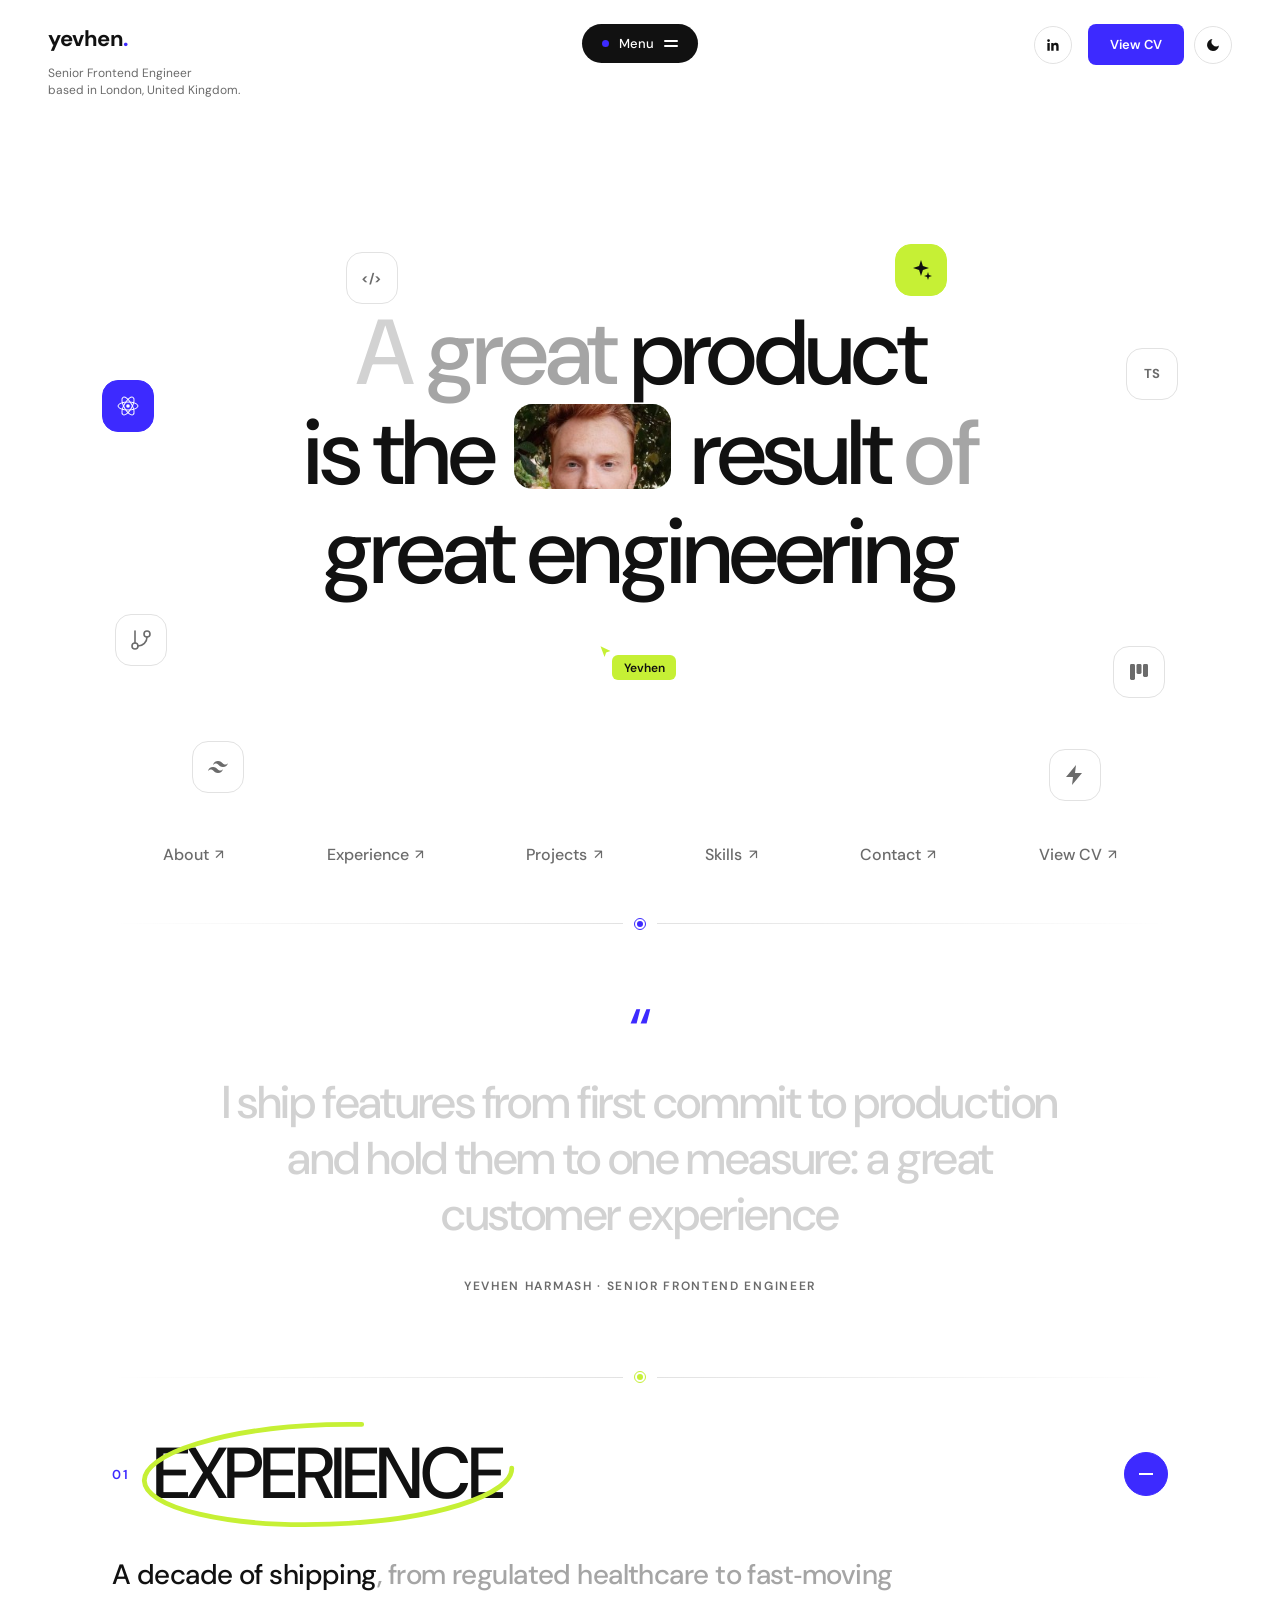
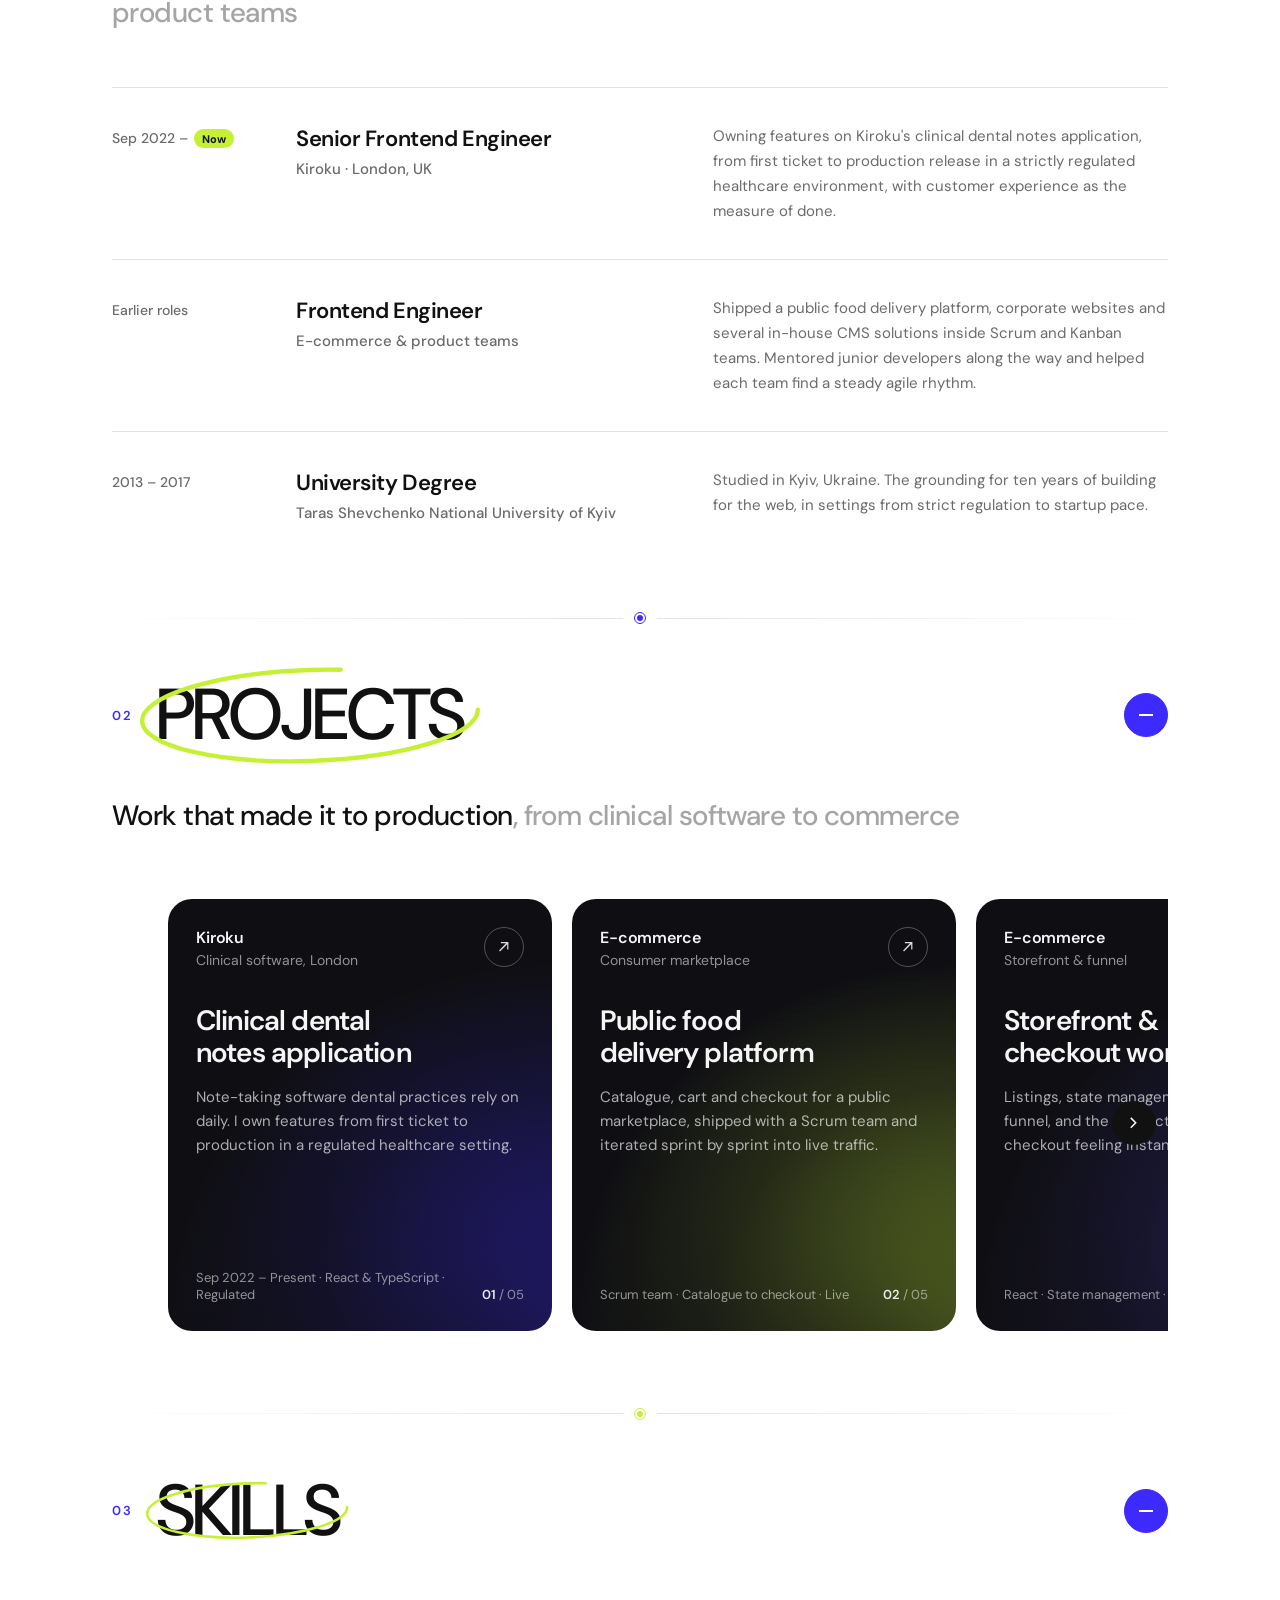
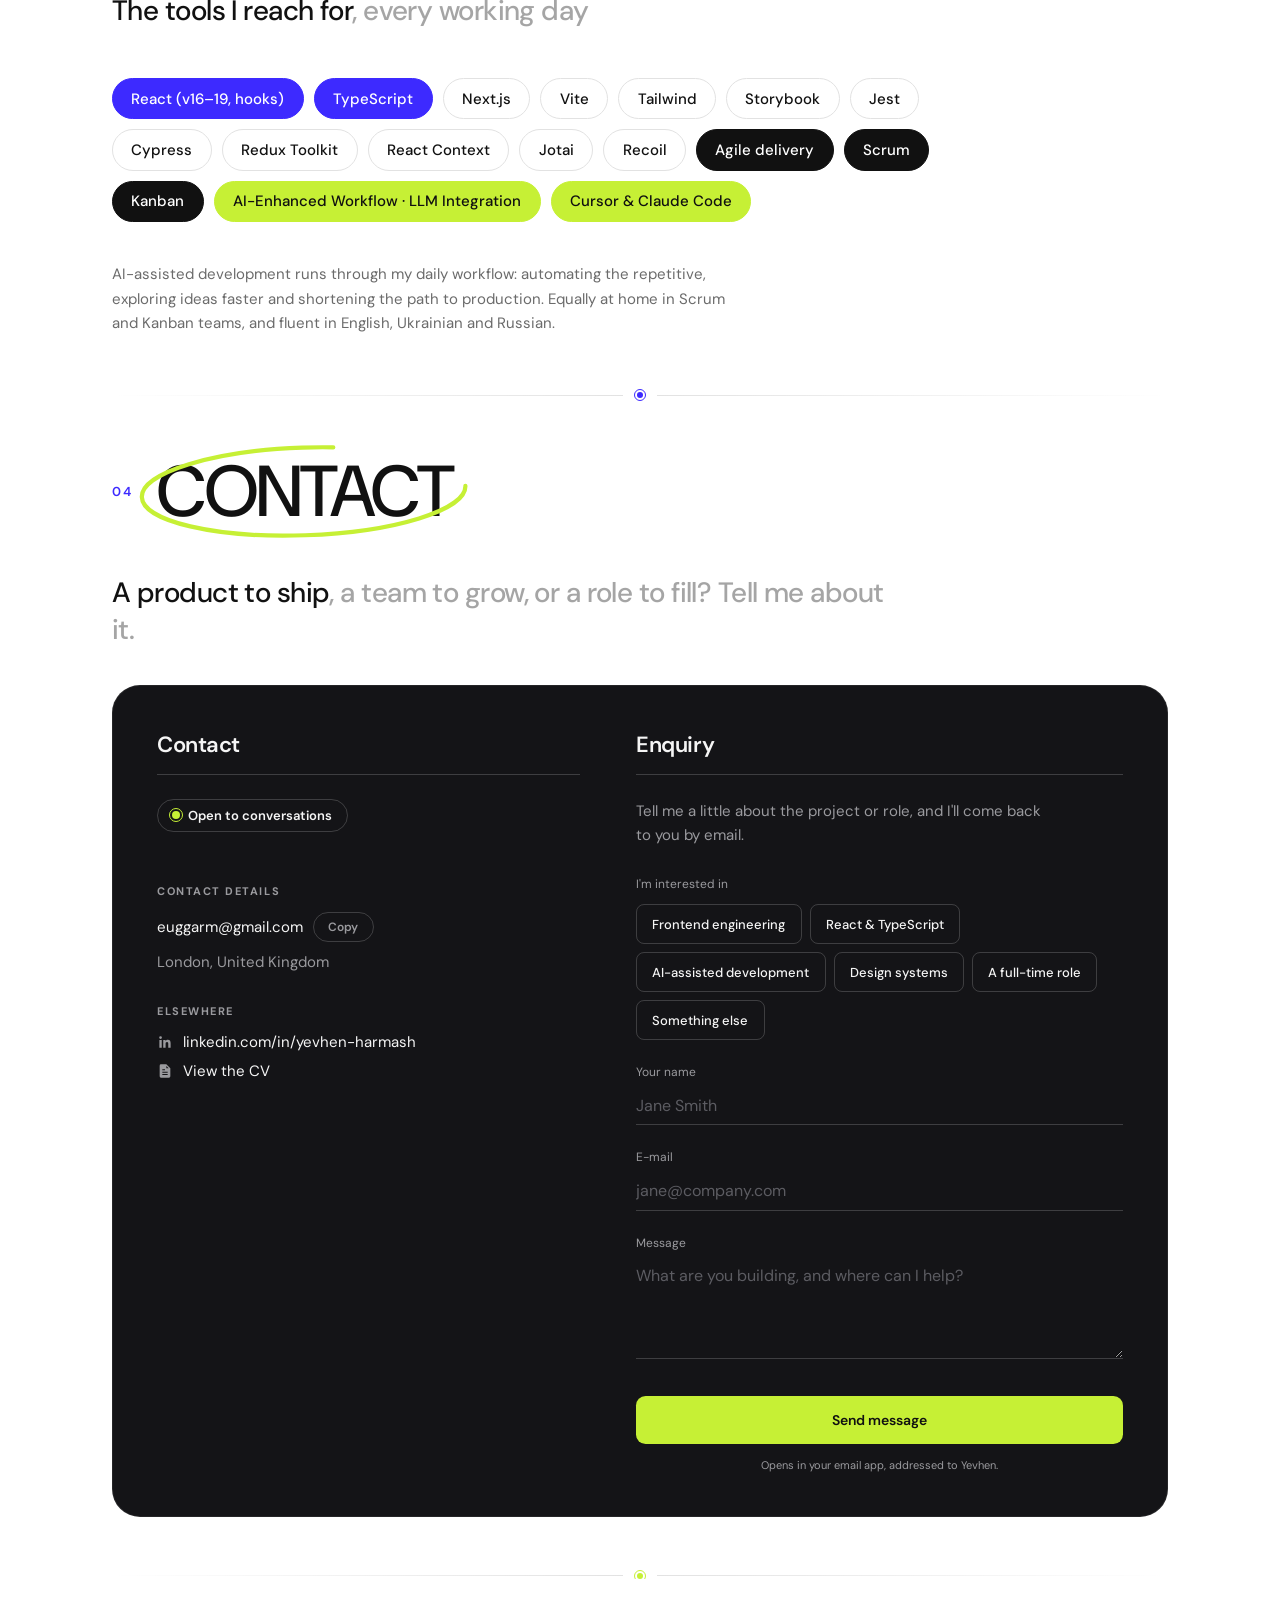
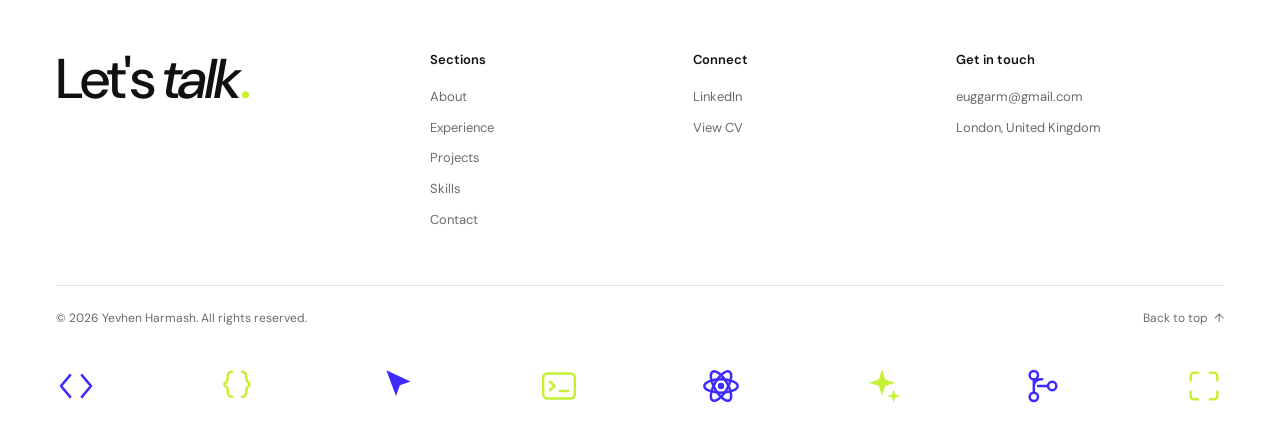
<file: index.html>
<!DOCTYPE html>
<html lang="en">
<head>
  <meta charset="UTF-8">
  <meta name="viewport" content="width=device-width, initial-scale=1.0">
  <title>Yevhen Harmash · Senior Frontend Engineer</title>
  <meta name="description" content="Yevhen Harmash · Senior Frontend Engineer based in London, UK. React, TypeScript, AI-assisted development.">
  <link rel="preconnect" href="https://fonts.googleapis.com">
  <link rel="preconnect" href="https://fonts.gstatic.com" crossorigin>
  <link href="https://fonts.googleapis.com/css2?family=DM+Sans:opsz,wght@9..40,400;9..40,500;9..40,600;9..40,700&display=swap" rel="stylesheet">
  <style>
    *, *::before, *::after {
      margin: 0;
      padding: 0;
      box-sizing: border-box;
    }

    :root {
      /* Brand accents — swap these two pairs to try another palette */
      --accent: #3d2aff;          /* electric ultramarine */
      --accent-hover: #2d1cd9;
      --badge-bg: #c6f035;        /* acid lime */
      --badge-text: #101010;

      /* Light theme */
      --bg: #ffffff;
      --text: #111111;
      --muted: #6b6b6b;
      --gray-mid: #a5a5a5;
      --gray-light: #d2d2d2;
      --pill-bg: #111111;
      --pill-text: #ffffff;
      --icon-border: #e2e2e2;
      --on-accent: #ffffff;
      --card-surface: #ffffff;
      --photo: url("[data-uri]");
    }

    [data-theme="dark"] {
      --accent: #5a48ff;          /* brightened for dark ground */
      --accent-hover: #7161ff;
      --bg: #0e0e10;
      --text: #f4f4f4;
      --muted: #8f8f8f;
      --gray-mid: #6a6a6a;
      --gray-light: #3a3a3c;
      --pill-bg: #f4f4f4;
      --pill-text: #111111;
      --icon-border: #2c2c2e;
      --on-accent: #ffffff;
      --card-surface: #17171a;
    }

    /* Visitors on "system" get dark from the OS before any script runs.
       Guarded so an explicit light choice (toggle or host) always wins. */
    @media (prefers-color-scheme: dark) {
      :root:not([data-theme="light"]) {
        --accent: #5a48ff;
        --accent-hover: #7161ff;
        --bg: #0e0e10;
        --text: #f4f4f4;
        --muted: #8f8f8f;
        --gray-mid: #6a6a6a;
        --gray-light: #3a3a3c;
        --pill-bg: #f4f4f4;
        --pill-text: #111111;
        --icon-border: #2c2c2e;
        --on-accent: #ffffff;
        --card-surface: #17171a;
      }

      :root:not([data-theme="light"]) .theme-toggle .sun { display: block; }
      :root:not([data-theme="light"]) .theme-toggle .moon { display: none; }
    }

    html {
      height: 100%;
    }

    html {
      scroll-behavior: smooth;
    }

    body {
      font-family: "DM Sans", sans-serif;
      background: var(--bg);
      color: var(--text);
      -webkit-font-smoothing: antialiased;
      transition: background 0.3s ease, color 0.3s ease;
    }

    .hero {
      position: relative;
      min-height: calc(100vh - 6.5rem);
      display: flex;
      flex-direction: column;
      padding: 1rem 3rem 3rem;
    }

    /* ── Floating skill chips ────────────────── */
    .float-chip {
      position: absolute;
      display: flex;
      align-items: center;
      justify-content: center;
      width: 3.25rem;
      height: 3.25rem;
      border-radius: 1rem;
      border: 1px solid var(--icon-border);
      color: var(--muted);
      background: var(--bg);
      font-size: 0.8125rem;
      font-weight: 700;
      letter-spacing: -0.02em;
      text-decoration: none;
      animation: chip-float 5s ease-in-out infinite;
      transition: color 0.2s ease, border-color 0.2s ease, background 0.2s ease;
    }

    .float-chip svg {
      width: 1.5rem;
      height: 1.5rem;
    }

    .float-chip:hover {
      color: var(--accent);
      border-color: var(--accent);
    }

    .float-chip.fill {
      background: var(--accent);
      border-color: var(--accent);
      color: var(--on-accent);
    }

    .float-chip.fill:hover {
      background: var(--accent-hover);
      color: var(--on-accent);
    }

    .float-chip.lime {
      background: var(--badge-bg);
      border-color: var(--badge-bg);
      color: var(--badge-text);
    }

    .float-chip.lime:hover {
      color: var(--badge-text);
    }

    /* Two rows above the headline, mirrored by two rows below it: 4/4,
       not 4/2 — see the mobile media query for why this mattered enough
       to measure rather than eyeball. */
    .chip-code     { left: 27%;  top: 16%;     animation-delay: -1.8s; }
    .chip-ai       { right: 26%; top: 15%;     animation-delay: -4s;   }
    .chip-react    { left: 8%;   top: 32%;     animation-delay: 0s;    }
    .chip-ts       { right: 8%;  top: 28%;     animation-delay: -1.2s; }
    .chip-git      { left: 9%;   bottom: 32%;  animation-delay: -2.6s; }
    .chip-kanban   { right: 9%;  bottom: 28%;  animation-delay: -3.4s; }
    .chip-tailwind { left: 15%;  bottom: 16%;  animation-delay: -2.4s; }
    .chip-vite     { right: 14%; bottom: 15%;  animation-delay: -3.1s; }

    @keyframes chip-float {
      0%, 100% { transform: translateY(0) rotate(-2deg); }
      50%      { transform: translateY(-9px) rotate(2deg); }
    }

    /* ── Top bar ─────────────────────────────── */
    .topbar {
      position: sticky;
      top: 0;
      z-index: 50;
      display: grid;
      grid-template-columns: 1fr auto 1fr;
      align-items: start;
      padding: 1.5rem 3rem;
      background: color-mix(in srgb, var(--bg) 88%, transparent);
      backdrop-filter: blur(12px);
      -webkit-backdrop-filter: blur(12px);
      border-bottom: 1px solid transparent;
      transition: border-color 0.3s ease;
    }

    @supports not (background: color-mix(in srgb, red 50%, transparent)) {
      .topbar { background: var(--bg); }
    }

    .topbar.stuck {
      border-bottom-color: var(--icon-border);
    }

    .brand .logo {
      font-size: 1.375rem;
      font-weight: 700;
      letter-spacing: -0.02em;
    }

    .brand .logo .dot {
      color: var(--accent);
    }

    .brand .tagline {
      margin-top: 0.75rem;
      font-size: 0.75rem;
      line-height: 1.45;
      color: var(--muted);
      max-width: 12rem;
    }

    .menu-pill {
      display: inline-flex;
      align-items: center;
      gap: 0.625rem;
      background: var(--pill-bg);
      color: var(--pill-text);
      border: none;
      border-radius: 999px;
      padding: 0.7rem 1.25rem;
      font-family: inherit;
      font-size: 0.8125rem;
      font-weight: 500;
      cursor: pointer;
      transition: transform 0.2s ease;
    }

    .menu-pill:hover {
      transform: scale(1.04);
    }

    .menu-pill .red-dot {
      width: 7px;
      height: 7px;
      border-radius: 50%;
      background: var(--accent);
    }

    .menu-pill .bars {
      display: inline-flex;
      flex-direction: column;
      gap: 3px;
    }

    .menu-pill .bars span {
      display: block;
      width: 14px;
      height: 2px;
      background: var(--pill-text);
      border-radius: 2px;
    }

    .topbar-right {
      justify-self: end;
      display: flex;
      align-items: center;
      gap: 0.625rem;
    }

    .socials {
      display: flex;
      align-items: center;
      gap: 0.5rem;
      margin-right: 0.375rem;
    }

    .icon-btn {
      display: inline-flex;
      align-items: center;
      justify-content: center;
      width: 2.375rem;
      height: 2.375rem;
      border-radius: 50%;
      border: 1px solid var(--icon-border);
      color: var(--text);
      background: transparent;
      cursor: pointer;
      transition: background 0.2s ease, color 0.2s ease, border-color 0.2s ease, transform 0.2s ease;
    }

    .icon-btn svg {
      width: 1rem;
      height: 1rem;
      fill: currentColor;
    }

    .icon-btn:hover {
      background: var(--accent);
      border-color: var(--accent);
      color: var(--on-accent);
      transform: translateY(-1px);
    }

    .cta {
      display: inline-block;
      background: var(--accent);
      color: var(--on-accent);
      text-decoration: none;
      font-size: 0.8125rem;
      font-weight: 600;
      padding: 0.75rem 1.375rem;
      border-radius: 8px;
      transition: transform 0.2s ease, background 0.2s ease;
    }

    .cta:hover {
      background: var(--accent-hover);
      transform: translateY(-1px);
    }

    /* ── Headline ────────────────────────────── */
    .headline-wrap {
      flex: 1;
      display: flex;
      flex-direction: column;
      align-items: center;
      justify-content: center;
      text-align: center;
    }

    h1 {
      font-size: clamp(2.5rem, 7.2vw, 6.25rem);
      font-weight: 500;
      letter-spacing: -0.035em;
      line-height: 1.08;
      max-width: 14em;
    }

    h1 .light { color: var(--gray-light); }
    h1 .mid   { color: var(--gray-mid); }

    .inline-photo {
      display: inline-block;
      position: relative;
      cursor: pointer;
      transition: transform 0.35s cubic-bezier(0.34, 1.56, 0.64, 1), box-shadow 0.35s ease;
      will-change: transform;
      width: 1.7em;
      height: 0.92em;
      border-radius: 0.2em;
      background: var(--photo) center 28% / cover no-repeat;
      vertical-align: -0.06em;
      margin: 0 0.06em;
    }

    /* Full-face pop-up: square overlay showing the entire portrait */
    .inline-photo::after {
      content: "";
      position: absolute;
      left: 50%;
      top: 50%;
      width: 2.6em;
      height: 2.6em;
      border-radius: 0.14em;
      background: var(--photo) center / cover no-repeat;
      box-shadow: 0 0.35em 1.1em rgba(0, 0, 0, 0.4);
      opacity: 0;
      transform: translate(-50%, -50%) scale(0.3) rotate(-8deg);
      transition: transform 0.35s cubic-bezier(0.34, 1.56, 0.64, 1), opacity 0.25s ease;
      pointer-events: none;
    }

    @media (hover: hover) {
      .inline-photo:hover {
        z-index: 10;
      }

      .inline-photo:hover::after {
        opacity: 1;
        transform: translate(-50%, -50%) scale(1) rotate(-3deg);
      }
    }

    .inline-photo.popped {
      z-index: 10;
    }

    .inline-photo.popped::after {
      opacity: 1;
      transform: translate(-50%, -50%) scale(1) rotate(-3deg);
    }

    /* ── Cursor badge ────────────────────────── */
    .cursor-badge {
      position: relative;
      margin-top: 3.25rem;
      animation: drift 5s ease-in-out infinite;
    }

    .cursor-badge svg {
      position: absolute;
      top: -10px;
      left: -6px;
      width: 15px;
      height: 15px;
      fill: var(--badge-bg);
    }

    .cursor-badge .name {
      display: inline-block;
      background: var(--badge-bg);
      color: var(--badge-text);
      font-size: 0.75rem;
      font-weight: 600;
      padding: 0.3rem 0.7rem;
      border-radius: 6px;
      margin-left: 8px;
    }

    @keyframes drift {
      0%, 100% { transform: translate(0, 0); }
      50%      { transform: translate(10px, -8px); }
    }

    /* ── Footer links ────────────────────────── */
    .services {
      display: flex;
      justify-content: center;
      gap: clamp(2rem, 8vw, 7rem);
      padding-bottom: 0.5rem;
    }

    .services a {
      color: var(--muted);
      text-decoration: none;
      font-size: 1rem;
      font-weight: 500;
      display: inline-flex;
      align-items: center;
      gap: 0.4rem;
      transition: color 0.2s ease;
    }

    .services a:hover {
      color: var(--text);
    }

    /* ── Theme toggle ────────────────────────── */
    .theme-toggle .sun { display: none; }
    .theme-toggle .moon { display: block; }

    [data-theme="dark"] .theme-toggle .sun { display: block; }
    [data-theme="dark"] .theme-toggle .moon { display: none; }

    .services a .arrow {
      font-size: 0.85em;
      transition: transform 0.2s ease;
    }

    .services a:hover .arrow {
      transform: translate(2px, -2px);
    }

    /* ── Sections: Experience & Skills ───────── */
    .section {
      max-width: 72rem;
      margin: 0 auto;
      padding: 3.5rem 3rem;
      scroll-margin-top: 6rem;
    }

    /* ── Collapsible sections ────────────────── */
    .acc-head {
      display: grid;
      grid-template-columns: auto 1fr auto;
      align-items: center;
      gap: 1.5rem;
      width: 100%;
      padding: 0;
      background: none;
      border: none;
      font-family: inherit;
      color: inherit;
      text-align: left;
      cursor: pointer;
    }

    .acc-num {
      align-self: center;
      font-size: 0.8125rem;
      font-weight: 600;
      letter-spacing: 0.12em;
      color: var(--muted);
      transition: color 0.25s ease;
    }

    .acc.open .acc-num {
      color: var(--accent);
    }

    .acc-title {
      position: relative;
      justify-self: start;
      font-size: clamp(2.25rem, 6.5vw, 4.5rem);
      font-weight: 500;
      letter-spacing: -0.04em;
      line-height: 1.05;
      text-transform: uppercase;
      transition: color 0.25s ease;
    }

    .acc-head:hover .acc-title {
      color: var(--accent);
    }

    .acc-ring {
      position: absolute;
      left: -7%;
      top: -26%;
      width: 114%;
      height: 152%;
      overflow: visible;
      pointer-events: none;
      opacity: 0;
      transition: opacity 0.3s ease;
    }

    .acc-ring ellipse {
      fill: none;
      stroke: var(--badge-bg);
      stroke-width: 2.5;
      stroke-linecap: round;
      stroke-dasharray: 330;
      stroke-dashoffset: 330;
    }

    .acc.open .acc-ring {
      opacity: 1;
    }

    .acc.open .acc-ring ellipse {
      animation: draw-ring 0.9s cubic-bezier(0.4, 0, 0.2, 1) forwards;
    }

    @keyframes draw-ring {
      to { stroke-dashoffset: 0; }
    }

    .acc-icon {
      position: relative;
      width: 2.75rem;
      height: 2.75rem;
      border-radius: 50%;
      border: 1px solid var(--icon-border);
      flex-shrink: 0;
      transition: transform 0.4s ease, background 0.25s ease, border-color 0.25s ease;
    }

    .acc-icon::before,
    .acc-icon::after {
      content: "";
      position: absolute;
      left: 50%;
      top: 50%;
      background: var(--text);
      transform: translate(-50%, -50%);
      transition: opacity 0.3s ease, background 0.25s ease;
    }

    .acc-icon::before { width: 14px; height: 2px; }
    .acc-icon::after  { width: 2px; height: 14px; }

    .acc.open .acc-icon {
      transform: rotate(180deg);
      background: var(--accent);
      border-color: var(--accent);
    }

    .acc.open .acc-icon::before,
    .acc.open .acc-icon::after {
      background: var(--on-accent);
    }

    .acc.open .acc-icon::after {
      opacity: 0;
    }

    .acc-panel {
      display: grid;
      grid-template-rows: 0fr;
      transition: grid-template-rows 0.5s cubic-bezier(0.4, 0, 0.2, 1);
    }

    .acc.open .acc-panel {
      grid-template-rows: 1fr;
    }

    .acc-inner {
      overflow: hidden;
      visibility: hidden;
      transition: visibility 0s linear 0.5s;
    }

    .acc.open .acc-inner {
      visibility: visible;
      transition-delay: 0s;
    }

    .acc-content {
      padding-top: 2.75rem;
    }

    .acc-lead {
      font-size: clamp(1.25rem, 2.2vw, 1.75rem);
      font-weight: 500;
      letter-spacing: -0.02em;
      line-height: 1.35;
      max-width: 42ch;
    }

    .acc-lead .mid { color: var(--gray-mid); }

    /* Runs as a single line on desktop, wrapping naturally on narrower screens */
    #projects .acc-lead {
      max-width: none;
    }

    /* ── Full-screen menu ────────────────────── */
    .menu-overlay {
      position: fixed;
      inset: 0;
      z-index: 100;
      display: flex;
      flex-direction: column;
      align-items: center;
      justify-content: center;
      background: var(--bg);
      opacity: 0;
      visibility: hidden;
      transition: opacity 0.4s ease, visibility 0s linear 0.4s;
    }

    .menu-overlay.open {
      opacity: 1;
      visibility: visible;
      transition: opacity 0.4s ease, visibility 0s;
    }

    .menu-close {
      position: absolute;
      top: 1.75rem;
      left: 50%;
      transform: translateX(-50%);
      display: flex;
      align-items: center;
      justify-content: center;
      width: 2.75rem;
      height: 2.75rem;
      border: none;
      border-radius: 50%;
      background: none;
      color: var(--text);
      cursor: pointer;
      transition: transform 0.3s ease, color 0.2s ease;
    }

    .menu-close:hover {
      transform: translateX(-50%) rotate(90deg);
      color: var(--accent);
    }

    .menu-close svg {
      width: 1.35rem;
      height: 1.35rem;
      fill: currentColor;
    }

    .menu-links {
      display: flex;
      flex-direction: column;
      align-items: center;
      gap: 0.25rem;
    }

    .menu-links a {
      position: relative;
      display: block;
      font-size: clamp(2.25rem, 7vw, 4.5rem);
      font-weight: 500;
      letter-spacing: -0.04em;
      line-height: 1.15;
      text-transform: uppercase;
      color: var(--text);
      text-decoration: none;
      opacity: 0;
      transform: translateY(14px);
      transition: color 0.25s ease, opacity 0.45s ease, transform 0.45s ease;
    }

    .menu-overlay.open .menu-links a {
      opacity: 1;
      transform: none;
    }

    .menu-overlay.open .menu-links a:nth-child(1) { transition-delay: 0.06s; }
    .menu-overlay.open .menu-links a:nth-child(2) { transition-delay: 0.12s; }
    .menu-overlay.open .menu-links a:nth-child(3) { transition-delay: 0.18s; }
    .menu-overlay.open .menu-links a:nth-child(4) { transition-delay: 0.24s; }
    .menu-overlay.open .menu-links a:nth-child(5) { transition-delay: 0.30s; }
    .menu-overlay.open .menu-links a:nth-child(6) { transition-delay: 0.36s; }

    .menu-links a .acc-ring {
      opacity: 0;
    }

    .menu-links a:hover .acc-ring {
      opacity: 1;
    }

    .menu-links a:hover .acc-ring ellipse {
      animation: draw-ring 0.7s cubic-bezier(0.4, 0, 0.2, 1) forwards;
    }

    .menu-foot {
      position: absolute;
      bottom: 2.5rem;
      left: 0;
      right: 0;
      display: flex;
      flex-direction: column;
      align-items: center;
      gap: 1.25rem;
      opacity: 0;
      transition: opacity 0.4s ease 0.35s;
    }

    .menu-overlay.open .menu-foot {
      opacity: 1;
    }

    .menu-foot .mail {
      font-size: 0.9375rem;
      font-weight: 500;
      color: var(--muted);
      text-decoration: none;
      transition: color 0.2s ease;
    }

    .menu-foot .mail:hover {
      color: var(--accent);
    }

    .menu-foot .socials {
      margin-right: 0;
    }

    /* ── Project detail ──────────────────────── */
    .p-card {
      cursor: pointer;
    }

    .p-go {
      display: inline-flex;
      align-items: center;
      justify-content: center;
      width: 2.5rem;
      height: 2.5rem;
      flex-shrink: 0;
      border: 1px solid rgba(255, 255, 255, 0.28);
      border-radius: 50%;
      color: rgba(255, 255, 255, 0.85);
      transition: background 0.25s ease, border-color 0.25s ease, transform 0.25s ease;
    }

    .p-go svg {
      width: 0.9rem;
      height: 0.9rem;
      fill: currentColor;
    }

    .p-card:hover .p-go,
    .p-card:focus-visible .p-go {
      background: rgba(255, 255, 255, 0.14);
      border-color: rgba(255, 255, 255, 0.6);
      transform: translate(2px, -2px);
    }

    .pd-overlay {
      position: fixed;
      inset: 0;
      z-index: 150;
      display: flex;
      align-items: center;
      justify-content: center;
      padding: 1.5rem;
      background: rgba(10, 10, 12, 0.72);
      backdrop-filter: blur(6px);
      -webkit-backdrop-filter: blur(6px);
      opacity: 0;
      visibility: hidden;
      transition: opacity 0.3s ease, visibility 0s linear 0.3s;
    }

    .pd-overlay.open {
      opacity: 1;
      visibility: visible;
      transition: opacity 0.3s ease, visibility 0s;
    }

    .pd-panel {
      position: relative;
      width: min(38rem, 100%);
      max-height: 85vh;
      overflow-y: auto;
      padding: 2.25rem;
      border-radius: 1.5rem;
      color: #f5f5f5;
      background:
        linear-gradient(180deg, rgba(15, 15, 19, 0) 45%, rgba(15, 15, 19, 0.6) 100%),
        radial-gradient(120% 100% at 100% 100%, rgb(var(--tint, 61 42 255) / 0.55) 0%, rgb(var(--tint, 61 42 255) / 0.12) 45%, rgb(var(--tint, 61 42 255) / 0) 72%),
        #0f0f13;
      transform: translateY(10px) scale(0.98);
      transition: transform 0.35s cubic-bezier(0.34, 1.56, 0.64, 1);
    }

    .pd-overlay.open .pd-panel {
      transform: none;
    }

    .pd-close {
      position: absolute;
      top: 1.25rem;
      right: 1.25rem;
      display: inline-flex;
      align-items: center;
      justify-content: center;
      width: 2.4rem;
      height: 2.4rem;
      border: 1px solid rgba(255, 255, 255, 0.24);
      border-radius: 50%;
      background: none;
      color: #f5f5f5;
      cursor: pointer;
      transition: transform 0.3s ease, border-color 0.2s ease, color 0.2s ease;
    }

    .pd-close svg { width: 1.05rem; height: 1.05rem; fill: currentColor; }

    .pd-close:hover {
      transform: rotate(90deg);
      border-color: var(--badge-bg);
      color: var(--badge-bg);
    }

    .pd-label {
      font-size: 0.75rem;
      font-weight: 700;
      letter-spacing: 0.14em;
      text-transform: uppercase;
      color: rgba(255, 255, 255, 0.6);
      padding-right: 3rem;
    }

    .pd-title {
      margin-top: 0.9rem;
      font-size: clamp(1.5rem, 3.4vw, 2rem);
      font-weight: 600;
      letter-spacing: -0.03em;
      line-height: 1.15;
      padding-right: 3rem;
    }

    .pd-meta {
      margin-top: 0.75rem;
      font-size: 0.875rem;
      color: rgba(255, 255, 255, 0.55);
    }

    .pd-body ul {
      list-style: none;
      margin-top: 1.75rem;
    }

    .pd-body li {
      position: relative;
      padding-left: 1.25rem;
      font-size: 0.9375rem;
      line-height: 1.65;
      color: rgba(255, 255, 255, 0.8);
    }

    .pd-body li + li { margin-top: 0.7rem; }

    .pd-body li::before {
      content: "";
      position: absolute;
      left: 0;
      top: 0.68em;
      width: 5px;
      height: 5px;
      border-radius: 50%;
      background: var(--badge-bg);
    }

    .pd-stack {
      margin-top: 1.75rem;
      padding-top: 1.25rem;
      border-top: 1px solid rgba(255, 255, 255, 0.14);
      font-size: 0.875rem;
      color: rgba(255, 255, 255, 0.7);
    }

    .pd-stack b {
      display: block;
      margin-bottom: 0.3rem;
      font-size: 0.6875rem;
      font-weight: 700;
      letter-spacing: 0.14em;
      text-transform: uppercase;
      color: rgba(255, 255, 255, 0.5);
    }

    /* ── CV overlay ──────────────────────────── */
    .cv-overlay {
      position: fixed;
      inset: 0;
      z-index: 200;
      display: flex;
      flex-direction: column;
      background: rgba(10, 10, 12, 0.75);
      backdrop-filter: blur(6px);
      -webkit-backdrop-filter: blur(6px);
      opacity: 0;
      visibility: hidden;
      transition: opacity 0.35s ease, visibility 0s linear 0.35s;
    }

    .cv-overlay.open {
      opacity: 1;
      visibility: visible;
      transition: opacity 0.35s ease, visibility 0s;
    }

    .cv-bar {
      display: flex;
      align-items: center;
      justify-content: space-between;
      gap: 1rem;
      padding: 0.9rem 1.25rem;
      background: #141417;
      color: #f5f5f5;
      font-size: 0.8125rem;
      font-weight: 600;
      flex-shrink: 0;
    }

    .cv-bar-actions {
      display: flex;
      align-items: center;
      gap: 0.5rem;
    }

    .cv-btn {
      display: inline-flex;
      align-items: center;
      gap: 0.4rem;
      border: 1px solid rgba(255, 255, 255, 0.22);
      background: none;
      color: #f5f5f5;
      border-radius: 999px;
      padding: 0.5rem 1rem;
      font-family: inherit;
      font-size: 0.8125rem;
      font-weight: 600;
      cursor: pointer;
      transition: background 0.2s ease, border-color 0.2s ease, color 0.2s ease;
    }

    .cv-btn.primary {
      background: var(--badge-bg);
      border-color: var(--badge-bg);
      color: var(--badge-text);
    }

    .cv-btn:hover {
      background: var(--accent);
      border-color: var(--accent);
      color: #ffffff;
    }

    .cv-x {
      display: inline-flex;
      align-items: center;
      justify-content: center;
      width: 2.4rem;
      height: 2.4rem;
      border: 1px solid rgba(255, 255, 255, 0.22);
      border-radius: 50%;
      background: none;
      color: #f5f5f5;
      cursor: pointer;
      flex-shrink: 0;
      transition: transform 0.3s ease, border-color 0.2s ease, color 0.2s ease;
    }

    .cv-x svg {
      width: 1.05rem;
      height: 1.05rem;
      fill: currentColor;
    }

    .cv-x:hover {
      transform: rotate(90deg);
      border-color: var(--badge-bg);
      color: var(--badge-bg);
    }

    .cv-scroll {
      flex: 1;
      overflow: auto;
      padding: 1.5rem;
      -webkit-overflow-scrolling: touch;
    }

    /* The CV sheet is a document: always light, whatever the site theme */
    .cv-page {
      width: 100%;
      max-width: 210mm;
      margin: 0 auto;
      padding: 14mm;
      background: #ffffff;
      color: #111111;
      border-radius: 0.5rem;
      box-shadow: 0 24px 60px rgba(0, 0, 0, 0.35);
      font-size: 9.6pt;
      line-height: 1.5;
    }

    .cv-head {
      display: flex;
      align-items: flex-end;
      justify-content: space-between;
      gap: 8mm;
      padding-bottom: 5mm;
      border-bottom: 2px solid #111111;
    }

    .cv-name {
      font-size: 27pt;
      font-weight: 600;
      letter-spacing: -0.035em;
      line-height: 1;
    }

    .cv-name .dot { color: #3d2aff; }

    .cv-role {
      margin-top: 2.5mm;
      font-size: 11pt;
      font-weight: 500;
      color: #6b6b6b;
    }

    .cv-role .hl {
      background: #c6f035;
      color: #111111;
      padding: 0 1.5mm;
      border-radius: 1mm;
      font-weight: 600;
      /* Keeps the padding intact on both halves when it wraps on narrow screens */
      box-decoration-break: clone;
      -webkit-box-decoration-break: clone;
    }

    .cv-contact {
      text-align: right;
      font-size: 8.6pt;
      line-height: 1.75;
      color: #6b6b6b;
    }

    .cv-contact a { color: #3d2aff; text-decoration: none; font-weight: 500; }
    .cv-contact b { color: #111111; font-weight: 600; }

    .cv-body {
      display: grid;
      grid-template-columns: 1.75fr 1fr;
      gap: 9mm;
      margin-top: 6mm;
    }

    .cv-label {
      display: flex;
      align-items: center;
      gap: 2.5mm;
      font-size: 7.8pt;
      font-weight: 700;
      letter-spacing: 0.14em;
      text-transform: uppercase;
      color: #6b6b6b;
    }

    .cv-label::before {
      content: "";
      width: 6mm;
      height: 1.5pt;
      background: #3d2aff;
      flex-shrink: 0;
    }

    .cv-page section + section { margin-top: 6mm; }
    .cv-summary { margin-top: 3mm; color: #333333; }
    .cv-summary p + p { margin-top: 2.2mm; }

    .cv-job { margin-top: 4mm; }
    .cv-job + .cv-job { margin-top: 4.5mm; padding-top: 4.5mm; border-top: 1px solid #e2e2e2; }

    .cv-job-top {
      display: flex;
      align-items: baseline;
      justify-content: space-between;
      gap: 4mm;
    }

    .cv-job-title { font-size: 11pt; font-weight: 600; letter-spacing: -0.015em; }
    .cv-job-dates { font-size: 8.2pt; font-weight: 500; color: #6b6b6b; white-space: nowrap; }
    .cv-job-co { margin-top: 0.6mm; font-size: 9pt; font-weight: 500; color: #3d2aff; }

    .cv-job ul { margin-top: 2mm; list-style: none; }
    .cv-job li { position: relative; padding-left: 4mm; color: #3a3a3a; }
    .cv-job li + li { margin-top: 1.2mm; }
    .cv-job li::before {
      content: "";
      position: absolute;
      left: 0;
      top: 1.8mm;
      width: 1.4mm;
      height: 1.4mm;
      border-radius: 50%;
      background: #3d2aff;
    }

    .cv-skill { margin-top: 3.5mm; }
    .cv-skill h4 { font-size: 9pt; font-weight: 600; }
    .cv-skill p { margin-top: 0.6mm; font-size: 8.6pt; color: #6b6b6b; }

    .cv-tags { display: flex; flex-wrap: wrap; gap: 1.5mm; margin-top: 3mm; }

    .cv-tag {
      border: 1px solid #e2e2e2;
      border-radius: 10mm;
      padding: 1mm 2.6mm;
      font-size: 8pt;
      font-weight: 500;
    }

    .cv-tag.fill { background: #3d2aff; border-color: #3d2aff; color: #ffffff; }
    .cv-tag.lime { background: #c6f035; border-color: #c6f035; color: #111111; }

    .cv-row {
      display: flex;
      justify-content: space-between;
      gap: 3mm;
      font-size: 8.6pt;
      padding: 1.4mm 0;
      border-bottom: 1px solid #e2e2e2;
    }
    .cv-row:first-of-type { border-top: 1px solid #e2e2e2; }
    .cv-row span:first-child { color: #6b6b6b; }
    .cv-row span:last-child { font-weight: 500; }

    .cv-foot {
      display: flex;
      align-items: center;
      justify-content: space-between;
      margin-top: 7mm;
      padding-top: 3mm;
      border-top: 1px solid #e2e2e2;
      font-size: 7.8pt;
      color: #a5a5a5;
    }

    /* ── Quote statement ─────────────────────── */
    .quote {
      max-width: 60rem;
      margin: 0 auto;
      padding: 5rem 3rem;
      text-align: center;
      scroll-margin-top: 6rem;
    }

    .quote::before {
      content: "\201C";
      display: block;
      font-size: 4rem;
      line-height: 0.8;
      color: var(--accent);
      margin-bottom: 1rem;
    }

    .statement {
      font-size: clamp(1.625rem, 3.8vw, 2.875rem);
      font-weight: 500;
      letter-spacing: -0.03em;
      line-height: 1.22;
    }

    .quote-attr {
      margin-top: 2.25rem;
      font-size: 0.75rem;
      font-weight: 600;
      letter-spacing: 0.14em;
      text-transform: uppercase;
      color: var(--muted);
    }

    /* Scroll-lit statement */
    .lit-word {
      color: var(--gray-light);
      transition: color 0.45s ease;
    }

    .lit-word.on { color: var(--text); }
    .lit-word.on.hl { color: var(--accent); }
    .lit-word.on.hl2 {
      color: var(--badge-text);
      background: var(--badge-bg);
      border-radius: 0.12em;
      padding: 0 0.12em;
      margin: 0 -0.02em;
      box-decoration-break: clone;
      -webkit-box-decoration-break: clone;
    }

    .section h2 {
      margin-top: 0;
      font-size: clamp(2rem, 4.5vw, 3.5rem);
      font-weight: 500;
      letter-spacing: -0.03em;
      line-height: 1.1;
    }

    .section h2 .mid { color: var(--gray-mid); }
    .section h2 .accent { color: var(--accent); }

    /* ── Projects carousel ──────────────────── */
    .carousel-wrap {
      position: relative;
      margin-top: 3.5rem;
      text-align: left;
    }

    .carousel {
      display: flex;
      gap: 1.25rem;
      overflow-x: auto;
      scroll-snap-type: x mandatory;
      scroll-behavior: smooth;
      scrollbar-width: none;
      -ms-overflow-style: none;
      padding: 0.5rem max(3.5rem, calc((100% - 72rem) / 2)) 1.5rem;
      scroll-padding-left: max(3.5rem, calc((100% - 72rem) / 2));
    }

    .carousel::-webkit-scrollbar {
      display: none;
    }

    /* Cards read as a rail: every card fully legible, tinted by its own accent */
    .p-card {
      position: relative;
      display: flex;
      flex-direction: column;
      flex: 0 0 24rem;
      scroll-snap-align: start;
      min-height: 27rem;
      padding: 1.75rem;
      border-radius: 1.5rem;
      overflow: hidden;
      color: #f5f5f5;
      /* Scrim sits above the tint so text stays legible over the bright corner */
      background:
        linear-gradient(180deg, rgba(15, 15, 19, 0) 40%, rgba(15, 15, 19, 0.62) 100%),
        radial-gradient(135% 115% at 100% 100%, rgb(var(--tint) / 0.7) 0%, rgb(var(--tint) / 0.16) 48%, rgb(var(--tint) / 0) 74%),
        #0f0f13;
      transition: transform 0.35s ease, box-shadow 0.35s ease;
    }

    .p-card > * {
      position: relative;
    }

    .p-card:hover {
      transform: translateY(-4px);
      box-shadow: 0 18px 40px rgba(0, 0, 0, 0.28);
    }

    .p-top {
      display: flex;
      align-items: flex-start;
      justify-content: space-between;
      gap: 1rem;
    }

    .p-label {
      font-size: 1rem;
      font-weight: 600;
      letter-spacing: -0.01em;
    }

    .p-sub {
      margin-top: 0.2rem;
      font-size: 0.875rem;
      color: rgba(255, 255, 255, 0.55);
    }

    .p-title {
      margin-top: 2.25rem;
      font-size: 1.75rem;
      font-weight: 600;
      letter-spacing: -0.03em;
      line-height: 1.15;
      text-wrap: balance;
    }

    .p-desc {
      margin-top: 1rem;
      font-size: 0.9375rem;
      line-height: 1.6;
      color: rgba(255, 255, 255, 0.66);
    }

    .p-foot {
      display: flex;
      align-items: flex-end;
      justify-content: space-between;
      gap: 1rem;
      margin-top: auto;
      padding-top: 1.5rem;
    }

    .p-meta {
      font-size: 0.8125rem;
      color: rgba(255, 255, 255, 0.55);
    }

    /* Where the card sits in the set */
    .p-num {
      font-size: 0.8125rem;
      font-variant-numeric: tabular-nums;
      white-space: nowrap;
      color: rgba(255, 255, 255, 0.52);
    }

    .p-num b {
      font-weight: 600;
      color: rgba(255, 255, 255, 0.9);
    }

    /* Carousel controls */
    .car-btn {
      position: absolute;
      top: 50%;
      transform: translateY(-50%);
      z-index: 3;
      display: flex;
      align-items: center;
      justify-content: center;
      width: 2.75rem;
      height: 2.75rem;
      border: none;
      border-radius: 50%;
      background: var(--pill-bg);
      color: var(--pill-text);
      cursor: pointer;
      transition: transform 0.2s ease, opacity 0.2s ease;
    }

    .car-btn:hover {
      transform: translateY(-50%) scale(1.08);
    }

    .car-btn:disabled {
      opacity: 0;
      pointer-events: none;
    }

    .car-btn svg {
      width: 1.1rem;
      height: 1.1rem;
      fill: currentColor;
    }

    .car-btn.prev { left: 0.75rem; }
    .car-btn.next { right: 0.75rem; }


    .explore-btn {
      display: flex;
      width: fit-content;
      align-items: center;
      gap: 0.55rem;
      margin: 2.5rem auto 0;
      background: var(--pill-bg);
      color: var(--pill-text);
      text-decoration: none;
      font-size: 0.875rem;
      font-weight: 600;
      padding: 0.9rem 1.6rem;
      border-radius: 999px;
      transition: transform 0.2s ease;
    }

    .explore-btn:hover {
      transform: translateY(-2px);
    }

    /* ── Contact ─────────────────────────────── */
    .contact .acc-head {
      cursor: default;
      grid-template-columns: auto 1fr;
    }

    .contact .acc-ring {
      opacity: 1;
    }

    .contact.in .acc-ring ellipse {
      animation: draw-ring 0.9s cubic-bezier(0.4, 0, 0.2, 1) forwards;
    }

    .contact .acc-num {
      color: var(--accent);
    }

    .contact .acc-lead {
      margin-top: 2.75rem;
    }

    /* One panel: identity on the left, a single enquiry form on the right */
    .contact-panel {
      --f-text: #f5f5f5;
      --f-muted: #9a9a9e;
      --f-line: rgba(255, 255, 255, 0.18);
      display: grid;
      grid-template-columns: 1fr 1.15fr;
      gap: 3.5rem;
      align-items: start;
      margin-top: 2.25rem;
      background: #141417;
      color: var(--f-text);
      border: 1px solid rgba(255, 255, 255, 0.07);
      border-radius: 1.75rem;
      padding: 2.75rem;
    }

    .cp-h {
      font-size: 1.375rem;
      font-weight: 600;
      letter-spacing: -0.02em;
      padding-bottom: 0.9rem;
      margin-bottom: 1.5rem;
      border-bottom: 1px solid var(--f-line);
    }

    .cp-lead {
      font-size: 0.9375rem;
      line-height: 1.65;
      color: var(--f-muted);
      max-width: 26rem;
    }

    .cp-label {
      margin-top: 2rem;
      font-size: 0.6875rem;
      font-weight: 700;
      letter-spacing: 0.14em;
      text-transform: uppercase;
      color: var(--f-muted);
    }

    .cp-rows {
      list-style: none;
      margin-top: 0.85rem;
    }

    .cp-rows li {
      display: flex;
      align-items: center;
      gap: 0.625rem;
      font-size: 0.9375rem;
    }

    .cp-rows li + li {
      margin-top: 0.6rem;
    }

    .cp-rows svg {
      width: 1rem;
      height: 1rem;
      fill: var(--f-muted);
      flex-shrink: 0;
    }

    .cp-rows a {
      color: var(--f-text);
      text-decoration: none;
      transition: color 0.2s ease;
      overflow-wrap: anywhere;
    }

    .cp-rows a:hover {
      color: var(--badge-bg);
    }

    .cp-rows span {
      color: var(--f-muted);
    }

    .avail {
      display: inline-flex;
      align-items: center;
      gap: 0.5rem;
      border: 1px solid var(--f-line);
      border-radius: 999px;
      padding: 0.45rem 0.9rem;
      font-size: 0.8125rem;
      font-weight: 600;
      margin-bottom: 1.25rem;
    }

    .avail-dot {
      position: relative;
      width: 8px;
      height: 8px;
      border-radius: 50%;
      background: var(--badge-bg);
    }

    .avail-dot::after {
      content: "";
      position: absolute;
      inset: -3px;
      border-radius: 50%;
      border: 1px solid var(--badge-bg);
      animation: pulse-ring 2.6s ease-out infinite;
    }

    .copy-btn {
      border: 1px solid var(--f-line);
      background: none;
      color: var(--f-muted);
      border-radius: 999px;
      padding: 0.4rem 0.9rem;
      font-family: inherit;
      font-size: 0.75rem;
      font-weight: 600;
      cursor: pointer;
      transition: color 0.2s ease, border-color 0.2s ease, background 0.2s ease;
    }

    .copy-btn:hover {
      border-color: var(--badge-bg);
      color: var(--badge-bg);
    }

    .copy-btn.copied {
      background: var(--badge-bg);
      border-color: var(--badge-bg);
      color: var(--badge-text);
    }

    .form-label {
      margin-top: 1.75rem;
      font-size: 0.75rem;
      color: var(--f-muted);
    }

    .chips {
      display: flex;
      flex-wrap: wrap;
      gap: 0.5rem;
      margin-top: 0.75rem;
    }

    .chip {
      background: none;
      border: 1px solid var(--f-line);
      color: var(--f-text);
      border-radius: 0.5rem;
      min-height: 2.5rem;
      padding: 0.5rem 0.95rem;
      font-family: inherit;
      font-size: 0.8125rem;
      font-weight: 500;
      cursor: pointer;
      transition: background 0.2s ease, border-color 0.2s ease, color 0.2s ease;
    }

    .chip:hover {
      border-color: var(--badge-bg);
    }

    .chip.on {
      background: var(--accent);
      border-color: var(--accent);
      color: #ffffff;
    }

    .field {
      margin-top: 1.5rem;
    }

    .field label {
      display: block;
      margin-bottom: 0.35rem;
      font-size: 0.75rem;
      color: var(--f-muted);
    }

    .field input,
    .field textarea {
      width: 100%;
      background: none;
      border: none;
      border-bottom: 1px solid var(--f-line);
      color: var(--f-text);
      font-family: inherit;
      /* 16px minimum stops iOS Safari zooming the page on focus */
      font-size: 1rem;
      padding: 0.55rem 0;
      outline: none;
      resize: vertical;
      transition: border-color 0.25s ease;
    }

    .field input::placeholder,
    .field textarea::placeholder {
      color: #5c5c62;
    }

    .field input:focus,
    .field textarea:focus {
      border-bottom-color: var(--badge-bg);
    }

    /* Only flags fields the visitor has actually interacted with */
    .field input:user-invalid,
    .field textarea:user-invalid {
      border-bottom-color: #ff6b6b;
    }

    .submit-btn {
      width: 100%;
      margin-top: 2rem;
      background: var(--badge-bg);
      color: var(--badge-text);
      border: none;
      border-radius: 0.6rem;
      padding: 0.95rem;
      font-family: inherit;
      font-size: 0.875rem;
      font-weight: 600;
      cursor: pointer;
      transition: transform 0.2s ease, filter 0.2s ease;
    }

    .submit-btn:hover {
      transform: translateY(-2px);
      filter: brightness(1.06);
    }

    .form-note {
      margin-top: 0.85rem;
      font-size: 0.6875rem;
      color: var(--f-muted);
      text-align: center;
    }

    /* ── Site footer ─────────────────────────── */
    .site-footer {
      --f-text: var(--text);
      --f-muted: var(--muted);
      --f-line: var(--icon-border);
      position: relative;
      margin: 0;
      padding: 4.5rem 3.5rem 2.5rem;
      background: var(--bg);
      color: var(--f-text);
      overflow: hidden;
    }

    .foot-head {
      font-size: clamp(2.25rem, 4.5vw, 3.5rem);
      font-weight: 500;
      letter-spacing: -0.04em;
      line-height: 1;
      align-self: start;
    }

    .foot-head em {
      font-style: italic;
    }

    .foot-head .dot {
      color: var(--badge-bg);
    }

    .foot-grid {
      display: grid;
      grid-template-columns: 1.5fr 1fr 1fr 1.2fr;
      gap: 2.5rem;
    }

    .foot-grid h4 {
      font-size: 0.8125rem;
      font-weight: 600;
      color: var(--f-text);
      margin-bottom: 1.1rem;
    }

    .foot-col ul {
      list-style: none;
    }

    .foot-col li + li {
      margin-top: 0.6rem;
    }

    .foot-col a,
    .foot-col span {
      font-size: 0.8125rem;
      color: var(--f-muted);
      text-decoration: none;
      transition: color 0.2s ease;
    }

    .foot-col a:hover {
      color: var(--badge-bg);
    }

    .foot-bottom {
      display: flex;
      flex-wrap: wrap;
      align-items: center;
      justify-content: space-between;
      gap: 1rem;
      margin-top: 3.5rem;
      padding-top: 1.5rem;
      border-top: 1px solid var(--f-line);
      font-size: 0.75rem;
      color: var(--f-muted);
    }

    .foot-bottom a {
      display: inline-flex;
      align-items: center;
      gap: 0.4rem;
      color: var(--f-muted);
      text-decoration: none;
      transition: color 0.2s ease;
    }

    .foot-bottom a:hover {
      color: var(--badge-bg);
    }

    .foot-shapes {
      display: flex;
      align-items: center;
      justify-content: space-between;
      gap: 1rem;
      margin-top: 2.5rem;
      color: var(--text);
    }

    .foot-shapes svg {
      width: 2.5rem;
      height: 2.5rem;
      fill: currentColor;
      flex-shrink: 0;
      transition: transform 0.35s cubic-bezier(0.34, 1.56, 0.64, 1), color 0.25s ease;
    }

    .foot-shapes svg.stroke {
      fill: none;
      stroke: currentColor;
      stroke-width: 1.5;
      stroke-linecap: round;
      stroke-linejoin: round;
    }

    /* Brand-coloured by default, alternating the two accents */
    .foot-shapes svg:nth-child(odd) {
      color: var(--accent);
    }

    .foot-shapes svg:nth-child(even) {
      color: var(--badge-bg);
    }

    .foot-shapes svg:hover {
      transform: translateY(-4px) scale(1.08);
    }

    /* ── Section divider ─────────────────────── */
    .divider {
      max-width: 72rem;
      margin: 0 auto;
      padding: 0 3rem;
      display: flex;
      align-items: center;
      gap: 0.9rem;
    }

    .divider::before,
    .divider::after {
      content: "";
      flex: 1;
      height: 1px;
      background: linear-gradient(90deg, transparent, var(--icon-border));
    }

    .divider::after {
      background: linear-gradient(90deg, var(--icon-border), transparent);
    }

    .divider i {
      position: relative;
      width: 6px;
      height: 6px;
      border-radius: 50%;
      background: var(--accent);
      flex-shrink: 0;
    }

    .divider i::after {
      content: "";
      position: absolute;
      inset: -3px;
      border-radius: 50%;
      border: 1px solid var(--accent);
      animation: pulse-ring 3.4s ease-out infinite;
    }

    .divider.lime i {
      background: var(--badge-bg);
    }

    .divider.lime i::after {
      border-color: var(--badge-bg);
      animation-delay: -1.7s;
    }

    @keyframes pulse-ring {
      0%       { transform: scale(0.6); opacity: 0.9; }
      70%,100% { transform: scale(2.8); opacity: 0; }
    }

    /* Experience rows */
    .xp-list {
      margin-top: 3.5rem;
    }

    .xp-row {
      display: grid;
      grid-template-columns: 9.5rem 1.1fr 1.3fr;
      gap: 2rem;
      padding: 2.25rem 0;
      border-top: 1px solid var(--icon-border);
    }

    .xp-dates {
      font-size: 0.875rem;
      font-weight: 500;
      color: var(--muted);
      padding-top: 0.3rem;
    }

    .xp-dates .now {
      display: inline-block;
      background: var(--badge-bg);
      color: var(--badge-text);
      font-size: 0.6875rem;
      font-weight: 700;
      padding: 0.15rem 0.5rem;
      border-radius: 999px;
      margin-left: 0.375rem;
      vertical-align: 1px;
    }

    .xp-role {
      font-size: 1.375rem;
      font-weight: 600;
      letter-spacing: -0.02em;
      transition: color 0.2s ease;
    }

    .xp-row:hover .xp-role {
      color: var(--accent);
    }

    .xp-co {
      margin-top: 0.375rem;
      font-size: 0.9375rem;
      font-weight: 500;
      color: var(--muted);
    }

    .xp-desc {
      font-size: 0.9375rem;
      line-height: 1.65;
      color: var(--muted);
    }

    /* Skills cloud */
    .skills-cloud {
      margin-top: 3rem;
      display: flex;
      flex-wrap: wrap;
      gap: 0.625rem;
      max-width: 52rem;
    }

    .tag {
      display: inline-block;
      border: 1px solid var(--icon-border);
      border-radius: 999px;
      padding: 0.6rem 1.15rem;
      font-size: 0.9375rem;
      font-weight: 500;
      transition: border-color 0.2s ease, color 0.2s ease, transform 0.2s ease;
    }

    .tag:hover {
      border-color: var(--accent);
      color: var(--accent);
      transform: translateY(-2px);
    }

    .tag.fill {
      background: var(--accent);
      border-color: var(--accent);
      color: var(--on-accent);
    }

    .tag.fill:hover {
      color: var(--on-accent);
    }

    .tag.lime {
      background: var(--badge-bg);
      border-color: var(--badge-bg);
      color: var(--badge-text);
    }

    .tag.lime:hover {
      color: var(--badge-text);
    }

    .tag.dark {
      background: var(--pill-bg);
      border-color: var(--pill-bg);
      color: var(--pill-text);
    }

    .tag.dark:hover {
      color: var(--pill-text);
    }

    .skills-note {
      margin-top: 2.5rem;
      max-width: 40rem;
      font-size: 0.9375rem;
      line-height: 1.65;
      color: var(--muted);
    }

    /* ── Accessibility ───────────────────────── */
    :focus-visible {
      outline: 2px solid var(--accent);
      outline-offset: 2px;
    }

    .contact-panel :focus-visible,
    .cv-bar :focus-visible {
      outline-color: var(--badge-bg);
    }

    @media (prefers-reduced-motion: reduce) {
      *, *::before, *::after {
        animation-duration: 0.01ms !important;
        animation-iteration-count: 1 !important;
        transition-duration: 0.01ms !important;
      }

      html {
        scroll-behavior: auto;
      }
    }

    /* ── Print: only the CV sheet ────────────── */
    @media print {
      body > :not(.cv-overlay) {
        display: none !important;
      }

      .cv-overlay {
        position: static;
        opacity: 1;
        visibility: visible;
        background: none;
        backdrop-filter: none;
        -webkit-backdrop-filter: none;
      }

      .cv-bar {
        display: none;
      }

      .cv-scroll {
        padding: 0;
        overflow: visible;
      }

      .cv-page {
        max-width: none;
        border-radius: 0;
        box-shadow: none;
        padding: 0;
      }
    }

    /* ── Responsive ──────────────────────────── */
    @media (max-width: 720px) {
      .hero {
        padding: 0.5rem 1.25rem 2rem;
        min-height: calc(100vh - 5rem);
      }

      .topbar {
        padding: 0.875rem 1.25rem;
      }

      .topbar {
        grid-template-columns: 1fr auto;
      }

      .brand .tagline {
        display: none;
      }

      .topbar {
        grid-template-columns: auto 1fr auto;
        gap: 0.75rem;
        align-items: center;
      }

      .menu-pill {
        justify-self: end;
      }

      .socials,
      .cta {
        display: none;
      }

      /* Chips stay, repositioned into the space above and below the headline */
      .float-chip {
        width: 2.5rem;
        height: 2.5rem;
        border-radius: 0.75rem;
        font-size: 0.6875rem;
      }

      .float-chip svg {
        width: 1.125rem;
        height: 1.125rem;
      }

      /* Measured, not guessed: the headline sits at 34–48% of the hero
         and the badge at 59–63%, so decoration lives in two real bands —
         0–34% above, 63–100% below — not squeezed against one edge. */
      /* Ring layout: four chips arc across the top and four mirror them
         across the bottom, outer chips sitting lower than inner ones so
         the eight together read as a circle around the centred headline.
         Everything is left-anchored with the desktop `right` anchors
         nulled wholesale, so no stale desktop anchor can silently win
         (with left, right and a width all set, CSS keeps `left`). */
      .float-chip { right: auto; }

      .chip-code     { left: 6%;  top: 14%; }                  /* 10:00 */
      .chip-ai       { left: 30%; top: 4%;  }                  /* 11:00 */
      .chip-ts       { left: 59%; top: 4%;  }                  /* 1:00  */
      .chip-kanban   { left: 83%; top: 14%; bottom: auto; }    /* 2:00  */
      .chip-react    { left: 83%; top: auto; bottom: 14%; }    /* 4:00  */
      .chip-vite     { left: 59%; bottom: 5%; }                /* 5:00  */
      .chip-tailwind { left: 30%; bottom: 5%; }                /* 7:00  */
      .chip-git      { left: 6%;  bottom: 14%; }               /* 8:00  */

      .menu-foot .socials {
        display: flex;
      }

      /* Navigation lives in the menu overlay on mobile */
      .services {
        display: none;
      }

      .section {
        padding: 2.5rem 1.25rem;
      }

      .quote {
        padding: 3rem 1.25rem;
      }

      .acc-head {
        gap: 0.875rem;
      }

      .acc-icon {
        width: 2.25rem;
        height: 2.25rem;
      }

      .site-footer {
        margin: 0;
        padding: 2.5rem 1.25rem 1.5rem;
      }

      .contact-panel {
        grid-template-columns: 1fr;
        gap: 2.25rem;
        padding: 1.5rem 1.25rem;
        border-radius: 1.375rem;
      }

      .chip {
        min-height: 2.75rem;
        padding: 0.6rem 1rem;
      }

      .submit-btn {
        padding: 1.05rem;
      }

      /* Touch targets. Inline text links resolve to ~17px tall, which is well
         under the ~44px a fingertip needs, and stacked links that close
         together invite mis-taps. Real height here rather than an invisible
         expanded hit area, which would overlap between adjacent rows. */
      .cp-rows li {
        min-height: 2.75rem;
      }

      .cp-rows li + li {
        margin-top: 0;
      }

      .cp-rows a {
        display: inline-flex;
        align-items: center;
        min-height: 2.75rem;
      }

      .copy-btn {
        min-height: 2.5rem;
        padding: 0.5rem 1rem;
      }

      .foot-col li + li {
        margin-top: 0;
      }

      .foot-col a {
        display: inline-flex;
        align-items: center;
        min-height: 2.75rem;
      }

      .foot-col span {
        display: inline-flex;
        align-items: center;
        min-height: 2.25rem;
      }

      .foot-bottom a {
        min-height: 2.75rem;
      }

      .foot-grid {
        grid-template-columns: 1fr 1fr;
        gap: 2rem 1.5rem;
      }

      .foot-head {
        grid-column: 1 / -1;
      }

      .foot-bottom {
        margin-top: 2.5rem;
      }

      .foot-shapes {
        gap: 0.5rem;
      }

      .foot-shapes svg {
        width: 1.75rem;
        height: 1.75rem;
      }

      .cv-scroll {
        padding: 0.75rem;
      }

      .cv-page {
        padding: 7mm;
      }

      .cv-head {
        flex-direction: column;
        align-items: flex-start;
        gap: 4mm;
      }

      .cv-contact {
        text-align: left;
      }

      .cv-body {
        grid-template-columns: 1fr;
        gap: 6mm;
      }

      .cv-bar {
        flex-wrap: wrap;
        gap: 0.5rem;
      }

      .xp-row {
        grid-template-columns: 1fr;
        gap: 0.75rem;
        padding: 1.75rem 0;
      }

      .xp-dates {
        padding-top: 0;
      }

      .divider {
        padding: 0 1.25rem;
      }

      /* Full-bleed out of the section gutters so cards get real width,
         and snap to the start edge instead of centre: the next card peeks
         on the right, which reads as "swipe me". */
      .carousel-wrap {
        margin-inline: -1.25rem;
      }

      .carousel {
        padding: 1.5rem 1.25rem;
        gap: 0.875rem;
        scroll-padding-left: 1.25rem;
      }

      .p-card {
        flex-basis: 86%;
        min-height: 24rem;
        padding: 1.375rem;
        border-radius: 1.375rem;
        scroll-snap-stop: always;
      }

      .p-card:hover {
        transform: none;
        box-shadow: none;
      }

      .p-title {
        margin-top: 1.75rem;
        font-size: 1.5rem;
      }

      .p-desc {
        font-size: 0.9375rem;
      }

      .pd-overlay {
        padding: 1rem;
      }

      .pd-panel {
        max-height: 88vh;
        padding: 1.5rem 1.25rem;
      }

      .pd-title {
        padding-right: 2.5rem;
      }

      .car-btn {
        display: none;
      }
    }
  </style>
</head>
<body>
  <header class="topbar" id="top">
    <div class="brand">
      <div class="logo">yevhen<span class="dot">.</span></div>
      <p class="tagline">Senior Frontend Engineer<br>based in London, United Kingdom.</p>
    </div>
    <button class="menu-pill" aria-label="Open menu">
      <span class="red-dot"></span>
      Menu
      <span class="bars"><span></span><span></span></span>
    </button>
    <div class="topbar-right">
      <div class="socials">
        <a class="icon-btn" href="https://www.linkedin.com/in/yevhen-harmash/" target="_blank" rel="noopener" aria-label="LinkedIn">
          <svg viewBox="0 0 24 24"><path d="M20.45 20.45h-3.55v-5.57c0-1.33-.03-3.04-1.85-3.04-1.86 0-2.14 1.45-2.14 2.94v5.67H9.35V9h3.41v1.56h.05c.47-.9 1.63-1.85 3.36-1.85 3.6 0 4.27 2.37 4.27 5.45v6.29zM5.34 7.43a2.06 2.06 0 1 1 0-4.12 2.06 2.06 0 0 1 0 4.12zM7.12 20.45H3.56V9h3.56v11.45z"/></svg>
        </a>
      </div>
      <a class="cta" href="#cv" data-cv>View CV</a>
      <button class="icon-btn theme-toggle" aria-label="Toggle dark mode">
        <svg class="moon" viewBox="0 0 24 24"><path d="M21 12.79A9 9 0 1 1 11.21 3 7 7 0 0 0 21 12.79z"/></svg>
        <svg class="sun" viewBox="0 0 24 24"><path d="M12 17a5 5 0 1 0 0-10 5 5 0 0 0 0 10zm0 2a1 1 0 0 1 1 1v1a1 1 0 1 1-2 0v-1a1 1 0 0 1 1-1zm0-16a1 1 0 0 1 1 1v1a1 1 0 1 1-2 0V4a1 1 0 0 1 1-1zm9 8a1 1 0 1 1 0 2h-1a1 1 0 1 1 0-2h1zM4 11a1 1 0 1 1 0 2H3a1 1 0 1 1 0-2h1zm14.3-6.3a1 1 0 0 1 0 1.4l-.7.7a1 1 0 1 1-1.42-1.4l.71-.71a1 1 0 0 1 1.41 0zM7.82 16.18a1 1 0 0 1 0 1.41l-.71.71a1 1 0 0 1-1.41-1.41l.7-.71a1 1 0 0 1 1.42 0zm10.48 2.12a1 1 0 0 1-1.41 0l-.71-.7a1 1 0 0 1 1.42-1.42l.7.71a1 1 0 0 1 0 1.41zM7.11 5.7a1 1 0 0 1-1.41 1.4L5 6.4A1 1 0 0 1 6.4 5l.7.7z"/></svg>
      </button>
    </div>
  </header>

  <div class="menu-overlay" id="menuOverlay" role="dialog" aria-modal="true" aria-label="Menu">
    <button class="menu-close" id="menuClose" aria-label="Close menu">
      <svg viewBox="0 0 24 24"><path d="M19 6.4 17.6 5 12 10.6 6.4 5 5 6.4l5.6 5.6L5 17.6 6.4 19l5.6-5.6 5.6 5.6 1.4-1.4-5.6-5.6z"/></svg>
    </button>
    <nav class="menu-links">
      <a href="#about">About<svg class="acc-ring" viewBox="0 0 200 60" aria-hidden="true"><ellipse cx="100" cy="30" rx="96" ry="26" transform="rotate(-2 100 30)"/></svg></a>
      <a href="#experience">Experience<svg class="acc-ring" viewBox="0 0 200 60" aria-hidden="true"><ellipse cx="100" cy="30" rx="96" ry="26" transform="rotate(-2 100 30)"/></svg></a>
      <a href="#projects">Projects<svg class="acc-ring" viewBox="0 0 200 60" aria-hidden="true"><ellipse cx="100" cy="30" rx="96" ry="26" transform="rotate(-2 100 30)"/></svg></a>
      <a href="#skills">Skills<svg class="acc-ring" viewBox="0 0 200 60" aria-hidden="true"><ellipse cx="100" cy="30" rx="96" ry="26" transform="rotate(-2 100 30)"/></svg></a>
      <a href="#contact">Contact<svg class="acc-ring" viewBox="0 0 200 60" aria-hidden="true"><ellipse cx="100" cy="30" rx="96" ry="26" transform="rotate(-2 100 30)"/></svg></a>
      <a href="#cv" data-cv>View CV<svg class="acc-ring" viewBox="0 0 200 60" aria-hidden="true"><ellipse cx="100" cy="30" rx="96" ry="26" transform="rotate(-2 100 30)"/></svg></a>
    </nav>
    <div class="menu-foot">
      <a class="mail" href="mailto:euggarm@gmail.com">euggarm@gmail.com</a>
      <div class="socials">
        <a class="icon-btn" href="https://www.linkedin.com/in/yevhen-harmash/" target="_blank" rel="noopener" aria-label="LinkedIn">
          <svg viewBox="0 0 24 24"><path d="M20.45 20.45h-3.55v-5.57c0-1.33-.03-3.04-1.85-3.04-1.86 0-2.14 1.45-2.14 2.94v5.67H9.35V9h3.41v1.56h.05c.47-.9 1.63-1.85 3.36-1.85 3.6 0 4.27 2.37 4.27 5.45v6.29zM5.34 7.43a2.06 2.06 0 1 1 0-4.12 2.06 2.06 0 0 1 0 4.12zM7.12 20.45H3.56V9h3.56v11.45z"/></svg>
        </a>
      </div>
    </div>
  </div>

  <div class="pd-overlay" id="pdOverlay" role="dialog" aria-modal="true" aria-labelledby="pdTitle">
    <article class="pd-panel">
      <button class="pd-close" id="pdClose" type="button" aria-label="Close project details">
        <svg viewBox="0 0 24 24"><path d="M19 6.4 17.6 5 12 10.6 6.4 5 5 6.4l5.6 5.6L5 17.6 6.4 19l5.6-5.6 5.6 5.6 1.4-1.4-5.6-5.6z"/></svg>
      </button>
      <p class="pd-label" id="pdLabel"></p>
      <h3 class="pd-title" id="pdTitle"></h3>
      <p class="pd-meta" id="pdMeta"></p>
      <div class="pd-body" id="pdBody"></div>
    </article>
  </div>

  <div class="cv-overlay" id="cvOverlay" role="dialog" aria-modal="true" aria-label="Curriculum Vitae">
    <div class="cv-bar">
      <span>Yevhen Harmash · Curriculum Vitae</span>
      <div class="cv-bar-actions">
        <button class="cv-btn primary" id="cvPrint" type="button">Print / Save as PDF</button>
        <button class="cv-x" id="cvClose" type="button" aria-label="Close CV">
          <svg viewBox="0 0 24 24"><path d="M19 6.4 17.6 5 12 10.6 6.4 5 5 6.4l5.6 5.6L5 17.6 6.4 19l5.6-5.6 5.6 5.6 1.4-1.4-5.6-5.6z"/></svg>
        </button>
      </div>
    </div>
    <div class="cv-scroll">
      <article class="cv-page">
        <header class="cv-head">
          <div>
            <h1 class="cv-name">Yevhen Harmash<span class="dot">.</span></h1>
            <p class="cv-role">Senior Frontend Engineer · <span class="hl">React &amp; TypeScript</span></p>
          </div>
          <div class="cv-contact">
            <div><b>London, United Kingdom</b></div>
            <div><a href="mailto:euggarm@gmail.com">euggarm@gmail.com</a></div>
            <div>+44 7785 982425</div>
            <div><a href="https://www.linkedin.com/in/yevhen-harmash/" target="_blank" rel="noopener">linkedin.com/in/yevhen-harmash</a></div>
          </div>
        </header>

        <div class="cv-body">
          <main>
            <section>
              <p class="cv-label">Profile</p>
              <div class="cv-summary">
                <p>Senior Frontend Engineer with a decade of building for the web. As a member of Scrum and Kanban teams I've developed a variety of products: corporate websites, a clinical dental notes application, a public food delivery e-commerce platform, and several companies' in-house CMS solutions.</p>
                <p>I've worked in both strictly regulated environments and fast-moving companies, responsible for taking features from implementation to production and making sure they delivered a great customer experience. Along the way I've learned from great mentors and mentored junior developers myself, as I genuinely enjoy sharing knowledge and helping others grow.</p>
                <p>AI-assisted development is now part of my daily workflow, with tools such as Cursor and Claude Code helping me automate repetitive tasks, explore ideas and designs faster, and accelerate software delivery.</p>
              </div>
            </section>

            <section>
              <p class="cv-label">Experience</p>
              <article class="cv-job">
                <div class="cv-job-top">
                  <h3 class="cv-job-title">Senior Frontend Engineer</h3>
                  <span class="cv-job-dates">Sep 2022 – Present</span>
                </div>
                <p class="cv-job-co">Kiroku · London, United Kingdom</p>
                <ul>
                  <li>Build and maintain Kiroku's clinical dental notes application, used by dental practices day to day.</li>
                  <li>Take features from implementation through to production within a strictly regulated healthcare environment.</li>
                  <li>Work in React and TypeScript across the product, with a focus on consistent, predictable interfaces.</li>
                </ul>
              </article>
              <article class="cv-job">
                <div class="cv-job-top">
                  <h3 class="cv-job-title">Frontend Engineer</h3>
                  <span class="cv-job-dates">Earlier roles</span>
                </div>
                <p class="cv-job-co">E-commerce &amp; product teams</p>
                <ul>
                  <li>Developed a public food delivery e-commerce platform as part of a Scrum team: catalogue, cart and checkout.</li>
                  <li>Built in-house CMS solutions for several companies, with custom editors and role-based publishing workflows.</li>
                  <li>Delivered corporate websites end to end, and mentored junior developers on the team.</li>
                </ul>
              </article>
            </section>

            <section>
              <p class="cv-label">Education</p>
              <article class="cv-job">
                <div class="cv-job-top">
                  <h3 class="cv-job-title">Taras Shevchenko National University of Kyiv</h3>
                  <span class="cv-job-dates">2013 – 2017</span>
                </div>
                <p class="cv-job-co">Kyiv, Ukraine</p>
              </article>
            </section>
          </main>

          <aside>
            <section>
              <p class="cv-label">Core stack</p>
              <div class="cv-tags">
                <span class="cv-tag fill">React</span>
                <span class="cv-tag fill">TypeScript</span>
                <span class="cv-tag">Next.js</span>
                <span class="cv-tag">Vite</span>
                <span class="cv-tag">Tailwind</span>
                <span class="cv-tag">Storybook</span>
                <span class="cv-tag">Jest</span>
                <span class="cv-tag">Cypress</span>
                <span class="cv-tag">Scrum</span>
                <span class="cv-tag">Kanban</span>
                <span class="cv-tag lime">AI-assisted dev</span>
              </div>
            </section>

            <section>
              <p class="cv-label">Detail</p>
              <div class="cv-skill">
                <h4>React</h4>
                <p>v16–19, hooks, class component support for v16.7 and above</p>
              </div>
              <div class="cv-skill">
                <h4>State management</h4>
                <p>Reduxless: React Context, Jotai, Recoil · Redux: hooks &amp; toolkit</p>
              </div>
              <div class="cv-skill">
                <h4>AI-enhanced workflow</h4>
                <p>LLM integration and AI-assisted development with Cursor and Claude Code</p>
              </div>
            </section>

            <section>
              <p class="cv-label">Languages</p>
              <div style="margin-top:3mm">
                <div class="cv-row"><span>English</span><span>Professional</span></div>
                <div class="cv-row"><span>Ukrainian</span><span>Native</span></div>
                <div class="cv-row"><span>Russian</span><span>Native</span></div>
              </div>
            </section>

            <section>
              <p class="cv-label">Interests</p>
              <div class="cv-tags">
                <span class="cv-tag">Writing</span>
                <span class="cv-tag">Calisthenics</span>
                <span class="cv-tag">Theatre</span>
                <span class="cv-tag">YouTube</span>
              </div>
            </section>
          </aside>
        </div>

        <div class="cv-foot">
          <span>Yevhen Harmash · Curriculum Vitae</span>
          <span>euggarm@gmail.com</span>
        </div>
      </article>
    </div>
  </div>

  <section class="hero">

    <div class="headline-wrap">
      <h1>
        <span class="light">A</span> <span class="mid">great</span> product<br>
        is the
        <span class="inline-photo" role="img" aria-label="Portrait of Yevhen Harmash"></span>
        result <span class="mid">of</span><br>
        great engineering
      </h1>
      <div class="cursor-badge" aria-hidden="true">
        <svg viewBox="0 0 24 24"><path d="M4 2l16 7.5-7 2.5-2.5 7z"/></svg>
        <span class="name">Yevhen</span>
      </div>
    </div>

    <nav class="services" aria-label="Sections">
      <a href="#about"><span>About</span> <span class="arrow">&#8599;</span></a>
      <a href="#experience"><span>Experience</span> <span class="arrow">&#8599;</span></a>
      <a href="#projects"><span>Projects</span> <span class="arrow">&#8599;</span></a>
      <a href="#skills"><span>Skills</span> <span class="arrow">&#8599;</span></a>
      <a href="#contact"><span>Contact</span> <span class="arrow">&#8599;</span></a>
      <a href="#cv" data-cv><span>View CV</span> <span class="arrow">&#8599;</span></a>
    </nav>

    <a class="float-chip fill chip-react" href="#skills" title="React" aria-label="React">
      <svg viewBox="0 0 24 24" fill="none" stroke="currentColor" stroke-width="1">
        <circle cx="12" cy="12" r="1.8" fill="currentColor" stroke="none"/>
        <ellipse cx="12" cy="12" rx="10" ry="4"/>
        <ellipse cx="12" cy="12" rx="10" ry="4" transform="rotate(60 12 12)"/>
        <ellipse cx="12" cy="12" rx="10" ry="4" transform="rotate(120 12 12)"/>
      </svg>
    </a>
    <a class="float-chip chip-ts" href="#skills" title="TypeScript" aria-label="TypeScript">TS</a>
    <a class="float-chip chip-tailwind" href="#skills" title="Tailwind CSS" aria-label="Tailwind CSS">
      <svg viewBox="0 0 24 24" fill="currentColor"><path d="M12 6c-2.67 0-4.33 1.33-5 4 1-1.33 2.17-1.83 3.5-1.5.76.19 1.31.74 1.91 1.35.98 1 2.09 2.15 4.59 2.15 2.67 0 4.33-1.33 5-4-1 1.33-2.17 1.83-3.5 1.5-.76-.19-1.31-.74-1.91-1.35C15.61 7.15 14.5 6 12 6zM7 12c-2.67 0-4.33 1.33-5 4 1-1.33 2.17-1.83 3.5-1.5.76.19 1.31.74 1.91 1.35.98 1 2.09 2.15 4.59 2.15 2.67 0 4.33-1.33 5-4-1 1.33-2.17 1.83-3.5 1.5-.76-.19-1.31-.74-1.91-1.35C10.61 13.15 9.5 12 7 12z"/></svg>
    </a>
    <a class="float-chip chip-vite" href="#skills" title="Vite" aria-label="Vite">
      <svg viewBox="0 0 24 24" fill="currentColor"><path d="M13 2 3 14h7l-1 8 10-12h-7l1-8z"/></svg>
    </a>
    <a class="float-chip chip-code" href="#skills" title="Frontend Engineering" aria-label="Frontend Engineering">&lt;/&gt;</a>
    <a class="float-chip lime chip-ai" href="#skills" title="AI-Enhanced Workflow" aria-label="AI-Enhanced Workflow">
      <svg viewBox="0 0 24 24" fill="currentColor"><path d="M12 2l1.9 6.1L20 10l-6.1 1.9L12 18l-1.9-6.1L4 10l6.1-1.9L12 2zm7 12 .95 3.05L23 18l-3.05.95L19 22l-.95-3.05L15 18l3.05-.95L19 14z"/></svg>
    </a>
    <a class="float-chip chip-git" href="#skills" title="Git" aria-label="Git">
      <svg viewBox="0 0 24 24" fill="none" stroke="currentColor" stroke-width="1.6" stroke-linecap="round" stroke-linejoin="round">
        <line x1="6" y1="3" x2="6" y2="15"/><circle cx="18" cy="6" r="3"/><circle cx="6" cy="18" r="3"/><path d="M18 9a9 9 0 0 1-9 9"/>
      </svg>
    </a>
    <a class="float-chip chip-kanban" href="#skills" title="Kanban &amp; Agile delivery" aria-label="Kanban and Agile delivery">
      <svg viewBox="0 0 24 24" fill="currentColor"><rect x="3" y="4" width="5" height="16" rx="1.4"/><rect x="9.5" y="4" width="5" height="10" rx="1.4"/><rect x="16" y="4" width="5" height="13" rx="1.4"/></svg>
    </a>
  </section>

  <div class="divider" aria-hidden="true"><i></i></div>

  <section class="quote" id="about">
    <blockquote class="statement"><span data-lit>I ship features</span> <span data-lit class="hl">from first commit to production</span> <span data-lit>and hold them to one measure: a great</span> <span data-lit class="hl2">customer experience</span></blockquote>
    <p class="quote-attr">Yevhen Harmash · Senior Frontend Engineer</p>
  </section>

  <div class="divider lime" aria-hidden="true"><i></i></div>

  <section class="section acc" id="experience">
    <button class="acc-head" aria-expanded="false" aria-controls="experience-panel">
      <span class="acc-num">01</span>
      <span class="acc-title">Experience<svg class="acc-ring" viewBox="0 0 200 60" aria-hidden="true"><ellipse cx="100" cy="30" rx="96" ry="26" transform="rotate(-2 100 30)"/></svg></span>
      <span class="acc-icon" aria-hidden="true"></span>
    </button>
    <div class="acc-panel" id="experience-panel" role="region" aria-label="Experience">
      <div class="acc-inner"><div class="acc-content">
    <p class="acc-lead">A decade of shipping<span class="mid">, from regulated healthcare to fast&#8209;moving product teams</span></p>
    <div class="xp-list">
      <article class="xp-row">
        <div class="xp-dates">Sep 2022 –<span class="now">Now</span></div>
        <div>
          <h3 class="xp-role">Senior Frontend Engineer</h3>
          <p class="xp-co">Kiroku · London, UK</p>
        </div>
        <p class="xp-desc">Owning features on Kiroku's clinical dental notes application, from first ticket to production release in a strictly regulated healthcare environment, with customer experience as the measure of done.</p>
      </article>
      <article class="xp-row">
        <div class="xp-dates">Earlier roles</div>
        <div>
          <h3 class="xp-role">Frontend Engineer</h3>
          <p class="xp-co">E-commerce &amp; product teams</p>
        </div>
        <p class="xp-desc">Shipped a public food delivery platform, corporate websites and several in-house CMS solutions inside Scrum and Kanban teams. Mentored junior developers along the way and helped each team find a steady agile rhythm.</p>
      </article>
      <article class="xp-row">
        <div class="xp-dates">2013 – 2017</div>
        <div>
          <h3 class="xp-role">University Degree</h3>
          <p class="xp-co">Taras Shevchenko National University of Kyiv</p>
        </div>
        <p class="xp-desc">Studied in Kyiv, Ukraine. The grounding for ten years of building for the web, in settings from strict regulation to startup pace.</p>
      </article>
    </div>
      </div></div>
    </div>
  </section>

  <div class="divider" aria-hidden="true"><i></i></div>

  <section class="section acc" id="projects">
    <button class="acc-head" aria-expanded="false" aria-controls="projects-panel">
      <span class="acc-num">02</span>
      <span class="acc-title">Projects<svg class="acc-ring" viewBox="0 0 200 60" aria-hidden="true"><ellipse cx="100" cy="30" rx="96" ry="26" transform="rotate(-2 100 30)"/></svg></span>
      <span class="acc-icon" aria-hidden="true"></span>
    </button>
    <div class="acc-panel" id="projects-panel" role="region" aria-label="Projects">
      <div class="acc-inner"><div class="acc-content">
    <p class="acc-lead">Work that made it to production<span class="mid">, from clinical software to commerce</span></p>
    <div class="carousel-wrap">
      <button class="car-btn prev" aria-label="Previous project">
        <svg viewBox="0 0 24 24"><path d="M15.4 4.6 8 12l7.4 7.4 1.4-1.4L10.8 12l6-6z"/></svg>
      </button>
      <button class="car-btn next" aria-label="Next project">
        <svg viewBox="0 0 24 24"><path d="M8.6 4.6 16 12l-7.4 7.4-1.4-1.4 6-6-6-6z"/></svg>
      </button>
      <div class="carousel" id="carousel">

        <article class="p-card" style="--tint: 61 42 255;" role="button" tabindex="0" aria-label="Kiroku, clinical dental notes application. Open details">
          <div class="p-top">
            <div>
              <p class="p-label">Kiroku</p>
              <p class="p-sub">Clinical software, London</p>
            </div>
            <span class="p-go" aria-hidden="true"><svg viewBox="0 0 24 24"><path d="M5 19 17 7v9h2V3.5H6.5v2H15L3.5 17.5 5 19z"/></svg></span>
          </div>
          <h3 class="p-title">Clinical dental notes application</h3>
          <p class="p-desc">Note-taking software dental practices rely on daily. I own features from first ticket to production in a regulated healthcare setting.</p>
          <div class="p-foot">
            <p class="p-meta">Sep 2022 – Present · React &amp; TypeScript · Regulated</p>
            <p class="p-num"><b>01</b> / 05</p>
          </div>
          <template class="p-detail">
            <ul>
              <li>Own features end to end, from first ticket through to production release.</li>
              <li>Work inside a strictly regulated healthcare environment, where predictable, auditable behaviour matters as much as speed.</li>
              <li>Build in React and TypeScript across the product, keeping interfaces consistent for clinicians using it all day.</li>
              <li>Treat customer experience as the measure of done rather than ticket closure.</li>
            </ul>
            <p class="pd-stack"><b>Stack</b> React (v16–19, hooks) · TypeScript · Jest · Cypress</p>
          </template>
        </article>

        <article class="p-card" style="--tint: 198 240 53;" role="button" tabindex="0" aria-label="Public food delivery platform. Open details">
          <div class="p-top">
            <div>
              <p class="p-label">E-commerce</p>
              <p class="p-sub">Consumer marketplace</p>
            </div>
            <span class="p-go" aria-hidden="true"><svg viewBox="0 0 24 24"><path d="M5 19 17 7v9h2V3.5H6.5v2H15L3.5 17.5 5 19z"/></svg></span>
          </div>
          <h3 class="p-title">Public food delivery platform</h3>
          <p class="p-desc">Catalogue, cart and checkout for a public marketplace, shipped with a Scrum team and iterated sprint by sprint into live traffic.</p>
          <div class="p-foot">
            <p class="p-meta">Scrum team · Catalogue to checkout · Live</p>
            <p class="p-num"><b>02</b> / 05</p>
          </div>
          <template class="p-detail">
            <ul>
              <li>Built the consumer-facing ordering and delivery experience for a public marketplace.</li>
              <li>Covered the journey end to end: catalogue browsing, cart, and checkout.</li>
              <li>Delivered as a member of a Scrum team, refining the product sprint by sprint.</li>
              <li>Took features from implementation through to live customer traffic.</li>
            </ul>
            <p class="pd-stack"><b>Ways of working</b> Scrum · Sprint delivery · Production ownership</p>
          </template>
        </article>

        <article class="p-card" style="--tint: 90 72 255;" role="button" tabindex="0" aria-label="Storefront and checkout work. Open details">
          <div class="p-top">
            <div>
              <p class="p-label">E-commerce</p>
              <p class="p-sub">Storefront &amp; funnel</p>
            </div>
            <span class="p-go" aria-hidden="true"><svg viewBox="0 0 24 24"><path d="M5 19 17 7v9h2V3.5H6.5v2H15L3.5 17.5 5 19z"/></svg></span>
          </div>
          <h3 class="p-title">Storefront &amp; checkout work</h3>
          <p class="p-desc">Listings, state management through the funnel, and the interaction details that keep a checkout feeling instant.</p>
          <div class="p-foot">
            <p class="p-meta">React · State management · Commerce</p>
            <p class="p-num"><b>03</b> / 05</p>
          </div>
          <template class="p-detail">
            <ul>
              <li>A second commerce build, focused on the storefront and the purchase journey.</li>
              <li>Product listings and the state that has to stay correct across every step of the funnel.</li>
              <li>Interaction detail and perceived performance, so checkout feels instant rather than merely fast.</li>
            </ul>
            <p class="pd-stack"><b>Stack</b> React · Redux Toolkit · React Context</p>
          </template>
        </article>

        <article class="p-card" style="--tint: 198 240 53;" role="button" tabindex="0" aria-label="In-house CMS solutions. Open details">
          <div class="p-top">
            <div>
              <p class="p-label">Internal tools</p>
              <p class="p-sub">Editorial platforms</p>
            </div>
            <span class="p-go" aria-hidden="true"><svg viewBox="0 0 24 24"><path d="M5 19 17 7v9h2V3.5H6.5v2H15L3.5 17.5 5 19z"/></svg></span>
          </div>
          <h3 class="p-title">In-house CMS solutions</h3>
          <p class="p-desc">Custom editors, publishing workflows and role-based access, so non-technical teams could ship content without waiting on engineers.</p>
          <div class="p-foot">
            <p class="p-meta">Several companies · Team-facing · CMS</p>
            <p class="p-num"><b>04</b> / 05</p>
          </div>
          <template class="p-detail">
            <ul>
              <li>Content management systems built in-house for several companies.</li>
              <li>Custom editors shaped around how each team actually writes and reviews.</li>
              <li>Publishing workflows and role-based access, so the right people can ship and the wrong changes cannot.</li>
              <li>Removed the engineering bottleneck from routine content updates.</li>
            </ul>
            <p class="pd-stack"><b>Focus</b> Internal tooling · Editor UX · Permissions</p>
          </template>
        </article>

        <article class="p-card" style="--tint: 61 42 255;" role="button" tabindex="0" aria-label="Corporate websites. Open details">
          <div class="p-top">
            <div>
              <p class="p-label">Web</p>
              <p class="p-sub">Marketing &amp; corporate</p>
            </div>
            <span class="p-go" aria-hidden="true"><svg viewBox="0 0 24 24"><path d="M5 19 17 7v9h2V3.5H6.5v2H15L3.5 17.5 5 19z"/></svg></span>
          </div>
          <h3 class="p-title">Corporate websites</h3>
          <p class="p-desc">Delivered end to end on a steady Kanban flow, holding consistent layouts, predictable structure and performance across every build.</p>
          <div class="p-foot">
            <p class="p-meta">Various clients · Kanban · Web</p>
            <p class="p-num"><b>05</b> / 05</p>
          </div>
          <template class="p-detail">
            <ul>
              <li>Marketing and corporate sites delivered from first build through to launch.</li>
              <li>Run on a steady Kanban flow, with work pulled rather than batched.</li>
              <li>Consistent layouts and predictable structure, so each site stays maintainable after handover.</li>
              <li>Performance treated as part of the build, not a pass at the end.</li>
            </ul>
            <p class="pd-stack"><b>Ways of working</b> Kanban · Design consistency · Performance</p>
          </template>
        </article>

      </div>
    </div>
      </div></div>
    </div>
  </section>

  <div class="divider lime" aria-hidden="true"><i></i></div>

  <section class="section acc" id="skills">
    <button class="acc-head" aria-expanded="false" aria-controls="skills-panel">
      <span class="acc-num">03</span>
      <span class="acc-title">Skills<svg class="acc-ring" viewBox="0 0 200 60" aria-hidden="true"><ellipse cx="100" cy="30" rx="96" ry="26" transform="rotate(-2 100 30)"/></svg></span>
      <span class="acc-icon" aria-hidden="true"></span>
    </button>
    <div class="acc-panel" id="skills-panel" role="region" aria-label="Skills">
      <div class="acc-inner"><div class="acc-content">
    <p class="acc-lead">The tools I reach for<span class="mid">, every working day</span></p>
    <div class="skills-cloud">
      <span class="tag fill">React (v16–19, hooks)</span>
      <span class="tag fill">TypeScript</span>
      <span class="tag">Next.js</span>
      <span class="tag">Vite</span>
      <span class="tag">Tailwind</span>
      <span class="tag">Storybook</span>
      <span class="tag">Jest</span>
      <span class="tag">Cypress</span>
      <span class="tag">Redux Toolkit</span>
      <span class="tag">React Context</span>
      <span class="tag">Jotai</span>
      <span class="tag">Recoil</span>
      <span class="tag dark">Agile delivery</span>
      <span class="tag dark">Scrum</span>
      <span class="tag dark">Kanban</span>
      <span class="tag lime">AI-Enhanced Workflow · LLM Integration</span>
      <span class="tag lime">Cursor &amp; Claude Code</span>
    </div>
    <p class="skills-note">AI-assisted development runs through my daily workflow: automating the repetitive, exploring ideas faster and shortening the path to production. Equally at home in Scrum and Kanban teams, and fluent in English, Ukrainian and Russian.</p>
      </div></div>
    </div>
  </section>

  <div class="divider" aria-hidden="true"><i></i></div>

  <section class="section contact" id="contact">
    <div class="acc-head">
      <span class="acc-num">04</span>
      <span class="acc-title">Contact<svg class="acc-ring" viewBox="0 0 200 60" aria-hidden="true"><ellipse cx="100" cy="30" rx="96" ry="26" transform="rotate(-2 100 30)"/></svg></span>
    </div>
    <p class="acc-lead">A product to ship<span class="mid">, a team to grow, or a role to fill? Tell me about it.</span></p>
    <div class="contact-panel">
      <div class="cp-left">
        <h3 class="cp-h">Contact</h3>
        <p class="avail"><span class="avail-dot" aria-hidden="true"></span>Open to conversations</p>
        <p class="cp-label">Contact details</p>
        <ul class="cp-rows">
          <li>
            <a href="mailto:euggarm@gmail.com">euggarm@gmail.com</a>
            <button class="copy-btn" id="copyMail" type="button" aria-label="Copy email address">Copy</button>
          </li>
          <li><span>London, United Kingdom</span></li>
        </ul>
        <p class="cp-label">Elsewhere</p>
        <ul class="cp-rows">
          <li>
            <svg viewBox="0 0 24 24" aria-hidden="true"><path d="M20.45 20.45h-3.55v-5.57c0-1.33-.03-3.04-1.85-3.04-1.86 0-2.14 1.45-2.14 2.94v5.67H9.35V9h3.41v1.56h.05c.47-.9 1.63-1.85 3.36-1.85 3.6 0 4.27 2.37 4.27 5.45v6.29zM5.34 7.43a2.06 2.06 0 1 1 0-4.12 2.06 2.06 0 0 1 0 4.12zM7.12 20.45H3.56V9h3.56v11.45z"/></svg>
            <a href="https://www.linkedin.com/in/yevhen-harmash/" target="_blank" rel="noopener">linkedin.com/in/yevhen-harmash</a>
          </li>
          <li>
            <svg viewBox="0 0 24 24" aria-hidden="true"><path d="M14 2H6a2 2 0 0 0-2 2v16a2 2 0 0 0 2 2h12a2 2 0 0 0 2-2V8l-6-6zm0 2.5L17.5 8H14V4.5zM8 13h8v1.5H8V13zm0 3.5h8V18H8v-1.5zM8 9.5h4V11H8V9.5z"/></svg>
            <a href="#cv" data-cv>View the CV</a>
          </li>
        </ul>
      </div>

      <form class="cp-form" id="contactForm">
        <h3 class="cp-h">Enquiry</h3>
        <p class="cp-lead">Tell me a little about the project or role, and I'll come back to you by email.</p>
        <p class="form-label">I'm interested in</p>
        <div class="chips">
          <button type="button" class="chip" aria-pressed="false">Frontend engineering</button>
          <button type="button" class="chip" aria-pressed="false">React &amp; TypeScript</button>
          <button type="button" class="chip" aria-pressed="false">AI-assisted development</button>
          <button type="button" class="chip" aria-pressed="false">Design systems</button>
          <button type="button" class="chip" aria-pressed="false">A full-time role</button>
          <button type="button" class="chip" aria-pressed="false">Something else</button>
        </div>
        <div class="field">
          <label for="cf-name">Your name</label>
          <input id="cf-name" name="name" type="text" autocomplete="name" placeholder="Jane Smith" required>
        </div>
        <div class="field">
          <label for="cf-email">E-mail</label>
          <input id="cf-email" name="email" type="email" autocomplete="email" inputmode="email" placeholder="jane@company.com" required>
        </div>
        <div class="field">
          <label for="cf-message">Message</label>
          <textarea id="cf-message" name="message" rows="4" placeholder="What are you building, and where can I help?" required></textarea>
        </div>
        <button class="submit-btn" type="submit">Send message</button>
        <p class="form-note">Opens in your email app, addressed to Yevhen.</p>
      </form>
    </div>
  </section>

  <div class="divider lime" aria-hidden="true"><i></i></div>

  <footer class="site-footer">
    <div class="foot-grid">
      <h2 class="foot-head">Let's <em>talk</em><span class="dot">.</span></h2>
      <div class="foot-col">
        <h4>Sections</h4>
        <ul>
          <li><a href="#about">About</a></li>
          <li><a href="#experience">Experience</a></li>
          <li><a href="#projects">Projects</a></li>
          <li><a href="#skills">Skills</a></li>
          <li><a href="#contact">Contact</a></li>
        </ul>
      </div>
      <div class="foot-col">
        <h4>Connect</h4>
        <ul>
          <li><a href="https://www.linkedin.com/in/yevhen-harmash/" target="_blank" rel="noopener">LinkedIn</a></li>
          <li><a href="#cv" data-cv>View CV</a></li>
        </ul>
      </div>
      <div class="foot-col">
        <h4>Get in touch</h4>
        <ul>
          <li><a href="mailto:euggarm@gmail.com">euggarm@gmail.com</a></li>
          <li><span>London, United Kingdom</span></li>
        </ul>
      </div>
    </div>

    <div class="foot-bottom">
      <span>&copy; 2026 Yevhen Harmash. All rights reserved.</span>
      <a href="#top">Back to top <span aria-hidden="true">&#8593;</span></a>
    </div>

    <div class="foot-shapes" aria-hidden="true">
      <svg viewBox="0 0 24 24" class="stroke"><path d="M8.5 5.5 3 12l5.5 6.5M15.5 5.5 21 12l-5.5 6.5"/></svg>
      <svg viewBox="0 0 24 24" class="stroke"><path d="M9 3.5c-2.2 0-2.6 1.3-2.6 3.2 0 1.6-.2 3.1-1.9 3.6v1.4c1.7.5 1.9 2 1.9 3.6 0 1.9.4 3.2 2.6 3.2M15 3.5c2.2 0 2.6 1.3 2.6 3.2 0 1.6.2 3.1 1.9 3.6v1.4c-1.7.5-1.9 2-1.9 3.6 0 1.9-.4 3.2-2.6 3.2"/></svg>
      <svg viewBox="0 0 24 24"><path d="M5 2.5 19.5 9.3l-6.4 2.3-2.3 6.4z"/></svg>
      <svg viewBox="0 0 24 24" class="stroke"><rect x="2.5" y="4.5" width="19" height="15" rx="2.5"/><path d="M6.5 9.5 9.5 12l-3 2.5M12.5 15h5"/></svg>
      <svg viewBox="0 0 24 24" class="stroke"><ellipse cx="12" cy="12" rx="10" ry="4"/><ellipse cx="12" cy="12" rx="10" ry="4" transform="rotate(60 12 12)"/><ellipse cx="12" cy="12" rx="10" ry="4" transform="rotate(120 12 12)"/><circle cx="12" cy="12" r="1.9" fill="currentColor" stroke="none"/></svg>
      <svg viewBox="0 0 24 24"><path d="M12 2l1.9 6.1L20 10l-6.1 1.9L12 18l-1.9-6.1L4 10l6.1-1.9L12 2zm7 12 .95 3.05L23 18l-3.05.95L19 22l-.95-3.05L15 18l3.05-.95L19 14z"/></svg>
      <svg viewBox="0 0 24 24" class="stroke"><circle cx="6.5" cy="5.5" r="2.5"/><circle cx="6.5" cy="18.5" r="2.5"/><circle cx="17.5" cy="12" r="2.5"/><path d="M6.5 8v8M9 12h6M6.5 12c0-2.2 1.8-4 4-4h1"/></svg>
      <svg viewBox="0 0 24 24" class="stroke"><path d="M4 8.5V6a2 2 0 0 1 2-2h2.5M20 8.5V6a2 2 0 0 0-2-2h-2.5M4 15.5V18a2 2 0 0 0 2 2h2.5M20 15.5V18a2 2 0 0 1-2 2h-2.5"/></svg>
    </div>
  </footer>

  <script>
    (function () {
      var root = document.documentElement;
      var mq = window.matchMedia("(prefers-color-scheme: dark)");
      var stored = null;
      try { stored = localStorage.getItem("theme"); } catch (e) {}
      /* A host-stamped theme wins; otherwise restore the visitor's last choice. */
      if (!root.getAttribute("data-theme") && (stored === "dark" || stored === "light")) {
        root.setAttribute("data-theme", stored);
      }

      /* Un-stamped pages follow the OS via the prefers-color-scheme block, so the
         effective theme is the attribute if set, else the OS preference. The toggle
         always stamps an explicit theme: that is what beats the media query. */
      function currentTheme() {
        var attr = root.getAttribute("data-theme");
        if (attr === "dark" || attr === "light") return attr;
        return mq.matches ? "dark" : "light";
      }

      document.querySelector(".theme-toggle").addEventListener("click", function () {
        var next = currentTheme() === "dark" ? "light" : "dark";
        root.setAttribute("data-theme", next);
        try { localStorage.setItem("theme", next); } catch (e) {}
      });

      var photo = document.querySelector(".inline-photo");
      photo.addEventListener("click", function (e) {
        e.stopPropagation();
        photo.classList.toggle("popped");
      });
      document.addEventListener("click", function () {
        photo.classList.remove("popped");
      });
      document.addEventListener("keydown", function (e) {
        if (e.key === "Escape") {
          photo.classList.remove("popped");
          setMenu(false);
          setCv(false);
          closeDetail();
        }
      });

      /* CV overlay */
      var cvOverlay = document.getElementById("cvOverlay");

      function setCv(open) {
        cvOverlay.classList.toggle("open", open);
        document.body.style.overflow = open ? "hidden" : "";
      }

      document.querySelectorAll("[data-cv]").forEach(function (a) {
        a.addEventListener("click", function (e) {
          e.preventDefault();
          setMenu(false);
          setCv(true);
        });
      });
      document.getElementById("cvClose").addEventListener("click", function () { setCv(false); });
      document.getElementById("cvPrint").addEventListener("click", function () { window.print(); });
      cvOverlay.addEventListener("click", function (e) {
        if (e.target === cvOverlay || e.target.classList.contains("cv-scroll")) setCv(false);
      });

      /* Copy email */
      var copyBtn = document.getElementById("copyMail");
      copyBtn.addEventListener("click", function () {
        var email = "euggarm@gmail.com";
        function done() {
          copyBtn.classList.add("copied");
          copyBtn.textContent = "Copied";
          window.setTimeout(function () {
            copyBtn.classList.remove("copied");
            copyBtn.textContent = "Copy";
          }, 2000);
        }
        if (navigator.clipboard && navigator.clipboard.writeText) {
          navigator.clipboard.writeText(email).then(done, done);
        } else {
          var ta = document.createElement("textarea");
          ta.value = email;
          document.body.appendChild(ta);
          ta.select();
          try { document.execCommand("copy"); } catch (err) {}
          document.body.removeChild(ta);
          done();
        }
      });

      /* Contact form */
      var form = document.getElementById("contactForm");
      form.querySelectorAll(".chip").forEach(function (chip) {
        chip.addEventListener("click", function () {
          chip.classList.toggle("on");
          chip.setAttribute("aria-pressed", chip.classList.contains("on") ? "true" : "false");
        });
      });

      form.addEventListener("submit", function (e) {
        e.preventDefault();
        var picked = Array.prototype.map.call(form.querySelectorAll(".chip.on"), function (c) {
          return c.textContent.trim();
        });
        var name = form.querySelector("#cf-name").value.trim();
        var email = form.querySelector("#cf-email").value.trim();
        var message = form.querySelector("#cf-message").value.trim();
        var subject = picked.length ? "Enquiry: " + picked.join(", ") : "Enquiry from your site";
        var body = [
          "Hi Yevhen,",
          "",
          message,
          "",
          picked.length ? "Interested in: " + picked.join(", ") : "",
          "– " + name,
          email
        ].filter(Boolean).join("\n");
        window.location.href =
          "mailto:euggarm@gmail.com?subject=" + encodeURIComponent(subject) +
          "&body=" + encodeURIComponent(body);
        var btn = form.querySelector(".submit-btn");
        btn.textContent = "Opening your email app…";
        window.setTimeout(function () {
          btn.textContent = "Send message";
        }, 3000);
      });

      /* Full-screen menu */
      var overlay = document.getElementById("menuOverlay");
      var menuBtn = document.querySelector(".menu-pill");

      function setMenu(open) {
        overlay.classList.toggle("open", open);
        document.body.style.overflow = open ? "hidden" : "";
        menuBtn.setAttribute("aria-expanded", open ? "true" : "false");
      }

      menuBtn.setAttribute("aria-expanded", "false");
      menuBtn.addEventListener("click", function () { setMenu(true); });
      document.getElementById("menuClose").addEventListener("click", function () { setMenu(false); });
      overlay.querySelectorAll("a").forEach(function (a) {
        a.addEventListener("click", function () { setMenu(false); });
      });

      /* Collapsible sections */
      var sections = Array.prototype.slice.call(document.querySelectorAll(".acc"));
      sections.forEach(function (sec) {
        var head = sec.querySelector(".acc-head");
        head.addEventListener("click", function () {
          /* A manual toggle retires that section's scroll trigger */
          sec.dataset.autoDone = "1";
          setOpen(sec, !sec.classList.contains("open"));
        });
      });

      function setOpen(sec, open) {
        sec.classList.toggle("open", open);
        sec.querySelector(".acc-head").setAttribute("aria-expanded", open ? "true" : "false");
        if (open && sec.id === "projects") {
          window.setTimeout(function () { sync(); }, 520);
        }
      }

      /* Scroll-lit statement */
      var words = [];
      document.querySelectorAll("[data-lit]").forEach(function (part) {
        var extra = part.className ? " " + part.className : "";
        /* Highlighted phrases light as one block so the lime box stays continuous */
        if (part.classList.contains("hl2")) {
          part.outerHTML = '<span class="lit-word' + extra + '">' + part.textContent + "</span>";
          return;
        }
        var html = part.textContent.split(/\s+/).map(function (w) {
          return '<span class="lit-word' + extra + '">' + w + "</span>";
        }).join(" ");
        part.outerHTML = html;
      });
      words = Array.prototype.slice.call(document.querySelectorAll(".lit-word"));
      var statement = document.querySelector(".statement");

      function lightWords() {
        if (!statement || !words.length) return;
        var rect = statement.getBoundingClientRect();
        if (!rect.height) return;
        var start = window.innerHeight * 0.9;
        var end = window.innerHeight * 0.3;
        var p = (start - rect.top) / (start - end);
        p = Math.max(0, Math.min(1, p));
        var n = Math.round(p * words.length);
        words.forEach(function (w, i) { w.classList.toggle("on", i < n); });
      }

      var bar = document.querySelector(".topbar");
      var contact = document.querySelector(".contact");

      function onScroll() {
        bar.classList.toggle("stuck", window.scrollY > 24);
        lightWords();
        if (contact && !contact.classList.contains("in")) {
          if (contact.getBoundingClientRect().top < window.innerHeight * 0.85) {
            contact.classList.add("in");
          }
        }
        /* Every section starts collapsed and unfolds as it scrolls into view.
           A section the visitor has touched is left alone from then on. */
        sections.forEach(function (sec) {
          if (sec.dataset.autoDone || sec.classList.contains("open")) return;
          if (sec.getBoundingClientRect().top < window.innerHeight * 0.7) {
            setOpen(sec, true);
          }
        });
      }
      window.addEventListener("scroll", onScroll, { passive: true });
      window.addEventListener("resize", lightWords);
      onScroll();

      var car = document.getElementById("carousel");
      var cards = Array.prototype.slice.call(car.querySelectorAll(".p-card"));
      var index = 0;

      /* Project detail: the card summarises, the panel carries the full story */
      var pd = document.getElementById("pdOverlay");
      var pdPanel = pd.querySelector(".pd-panel");
      var pdBody = document.getElementById("pdBody");
      var lastCard = null;

      function openDetail(card) {
        var detail = card.querySelector(".p-detail");
        pdPanel.style.setProperty("--tint", card.style.getPropertyValue("--tint").trim());
        document.getElementById("pdLabel").textContent =
          card.querySelector(".p-label").textContent + " · " + card.querySelector(".p-sub").textContent;
        document.getElementById("pdTitle").textContent = card.querySelector(".p-title").textContent;
        document.getElementById("pdMeta").textContent = card.querySelector(".p-meta").textContent;
        pdBody.innerHTML = "";
        pdBody.appendChild(detail.content.cloneNode(true));
        lastCard = card;
        pd.classList.add("open");
        document.body.style.overflow = "hidden";
        document.getElementById("pdClose").focus();
      }

      function closeDetail() {
        if (!pd.classList.contains("open")) return;
        pd.classList.remove("open");
        document.body.style.overflow = "";
        if (lastCard) lastCard.focus();
      }

      cards.forEach(function (card) {
        card.addEventListener("click", function () { openDetail(card); });
        card.addEventListener("keydown", function (e) {
          if (e.key === "Enter" || e.key === " ") {
            e.preventDefault();
            openDetail(card);
          }
        });
      });

      document.getElementById("pdClose").addEventListener("click", closeDetail);
      pd.addEventListener("click", function (e) {
        if (e.target === pd) closeDetail();
      });

      function railPad() {
        return parseFloat(getComputedStyle(car).paddingLeft) || 0;
      }

      function goTo(i) {
        i = Math.max(0, Math.min(cards.length - 1, i));
        car.scrollTo({ left: cards[i].offsetLeft - railPad(), behavior: "smooth" });
      }

      function sync() {
        var ref = car.scrollLeft + railPad();
        var best = 0;
        var bestGap = Infinity;
        cards.forEach(function (c, i) {
          var gap = Math.abs(c.offsetLeft - ref);
          if (gap < bestGap) { bestGap = gap; best = i; }
        });
        index = best;
        var maxScroll = car.scrollWidth - car.clientWidth - 1;
        document.querySelector(".car-btn.prev").disabled = car.scrollLeft <= 1;
        document.querySelector(".car-btn.next").disabled = car.scrollLeft >= maxScroll;
      }

      car.addEventListener("scroll", function () {
        window.clearTimeout(car._t);
        car._t = window.setTimeout(sync, 60);
      });
      window.addEventListener("resize", sync);
      document.querySelector(".car-btn.prev").addEventListener("click", function () { goTo(index - 1); });
      document.querySelector(".car-btn.next").addEventListener("click", function () { goTo(index + 1); });
      sync();

      document.querySelectorAll('a[href^="#"]').forEach(function (a) {
        a.addEventListener("click", function (e) {
          var href = a.getAttribute("href");
          if (href === "#top") {
            e.preventDefault();
            window.scrollTo({ top: 0, behavior: "smooth" });
            return;
          }
          /* Bare "#" placeholders (project Read more links) should do nothing,
             not throw in querySelector and jump the page to the top. */
          if (href.length < 2) {
            e.preventDefault();
            return;
          }
          var target = document.querySelector(href);
          if (target) {
            e.preventDefault();
            if (target.classList.contains("acc") && !target.classList.contains("open")) {
              setOpen(target, true);
            }
            target.scrollIntoView({ behavior: "smooth" });
          }
        });
      });
    })();
  </script>
</body>
</html>
</file>
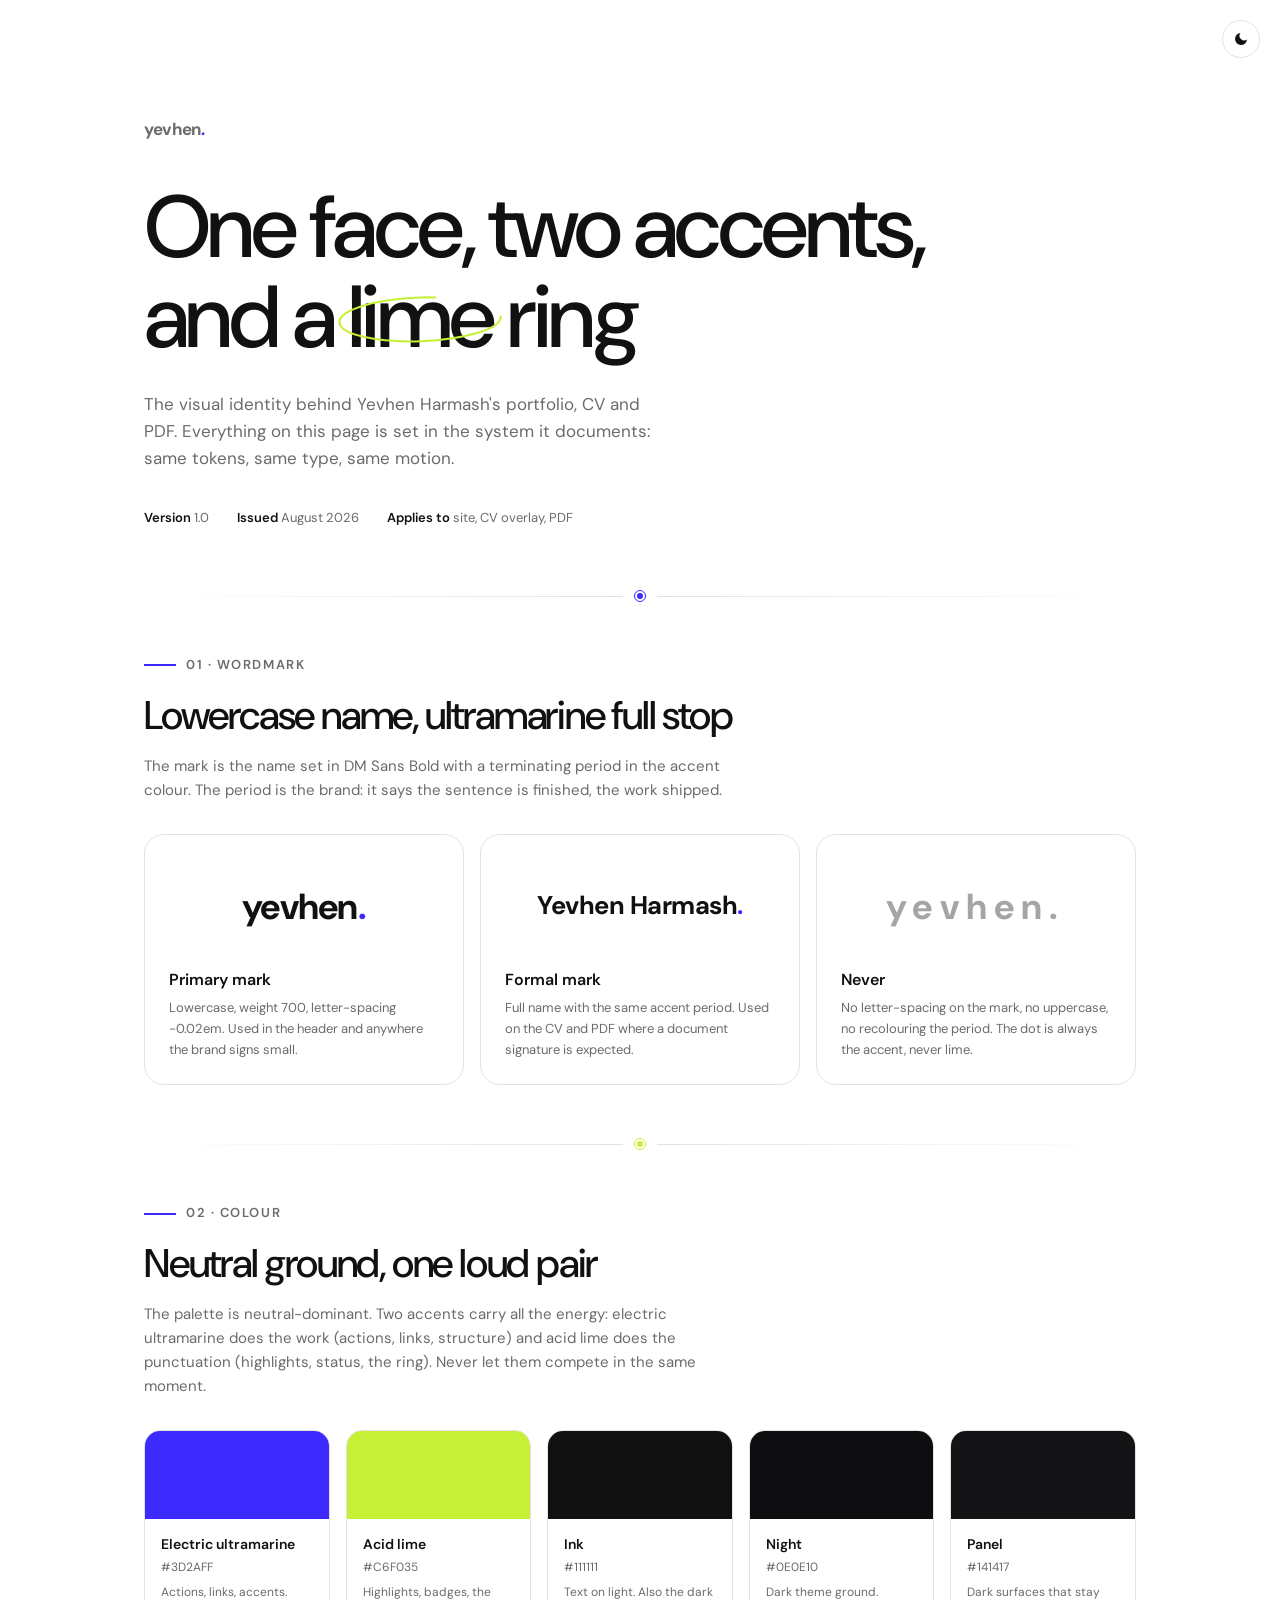
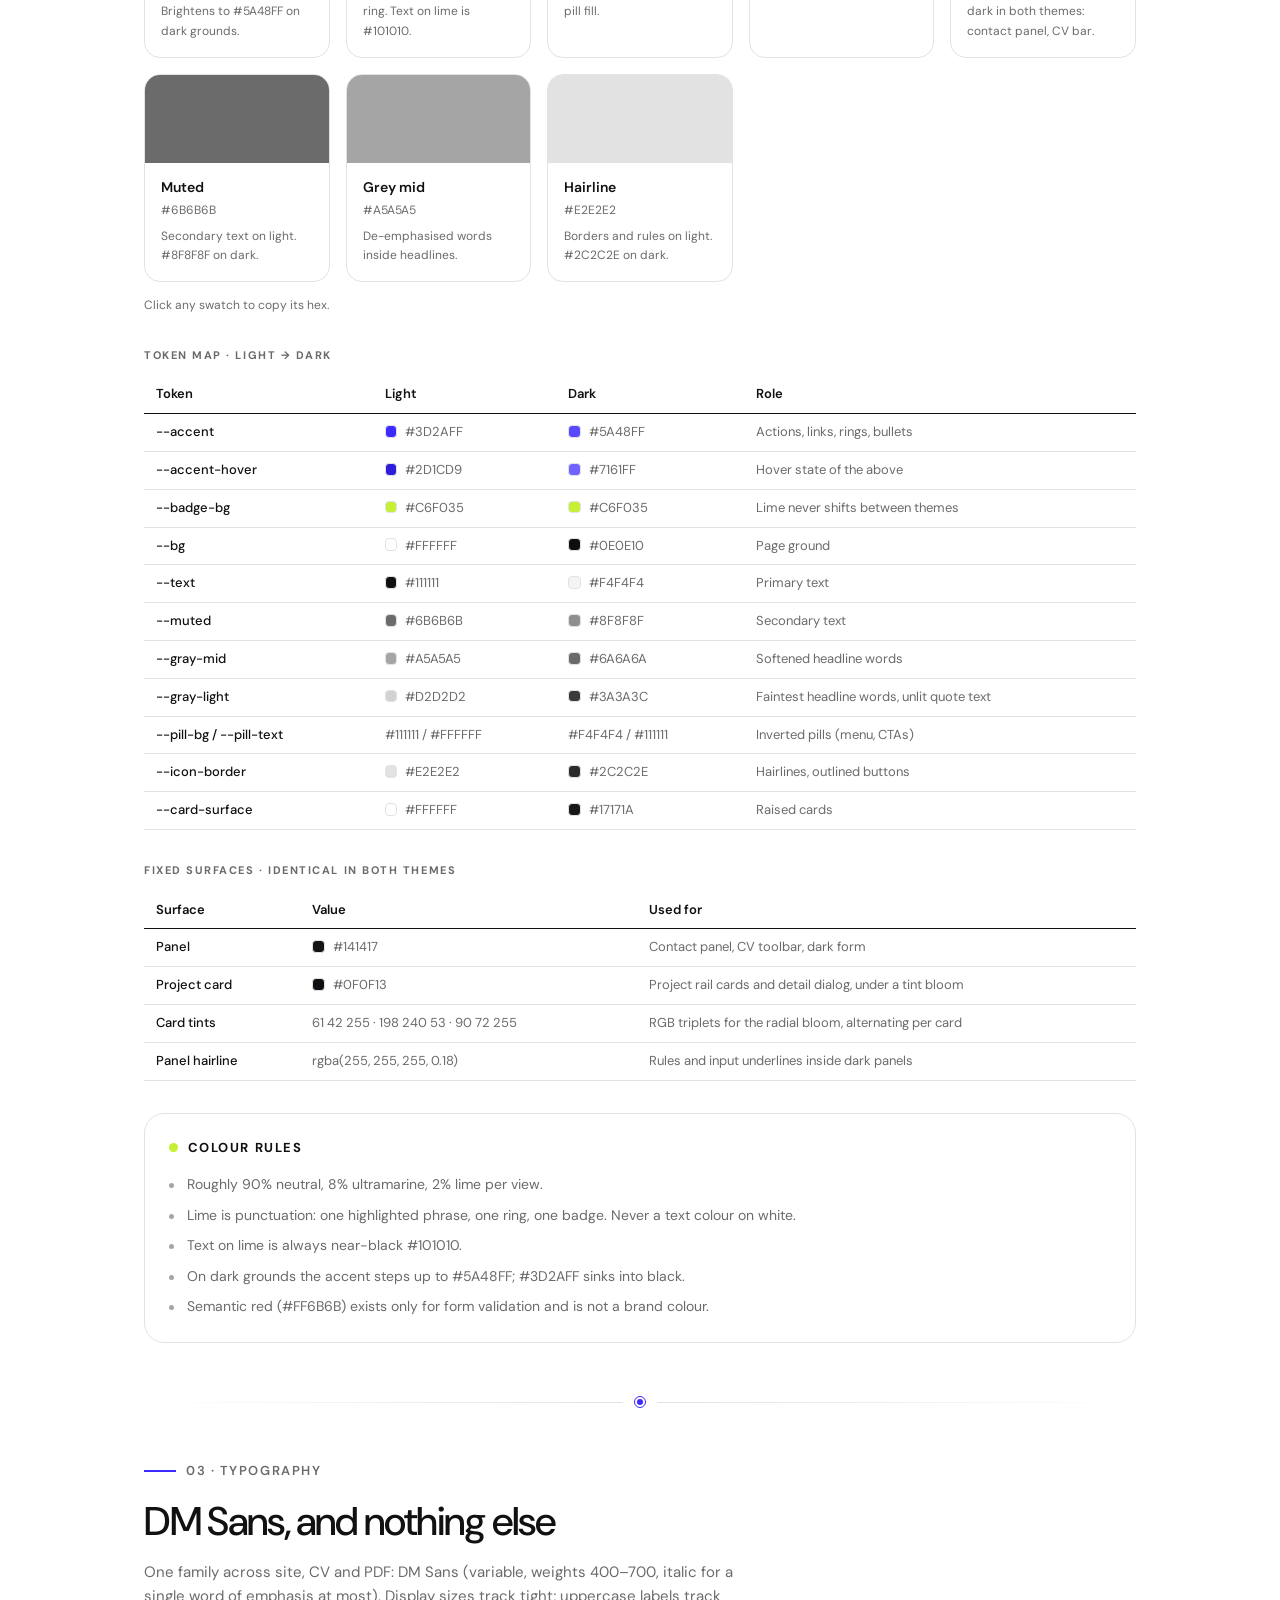
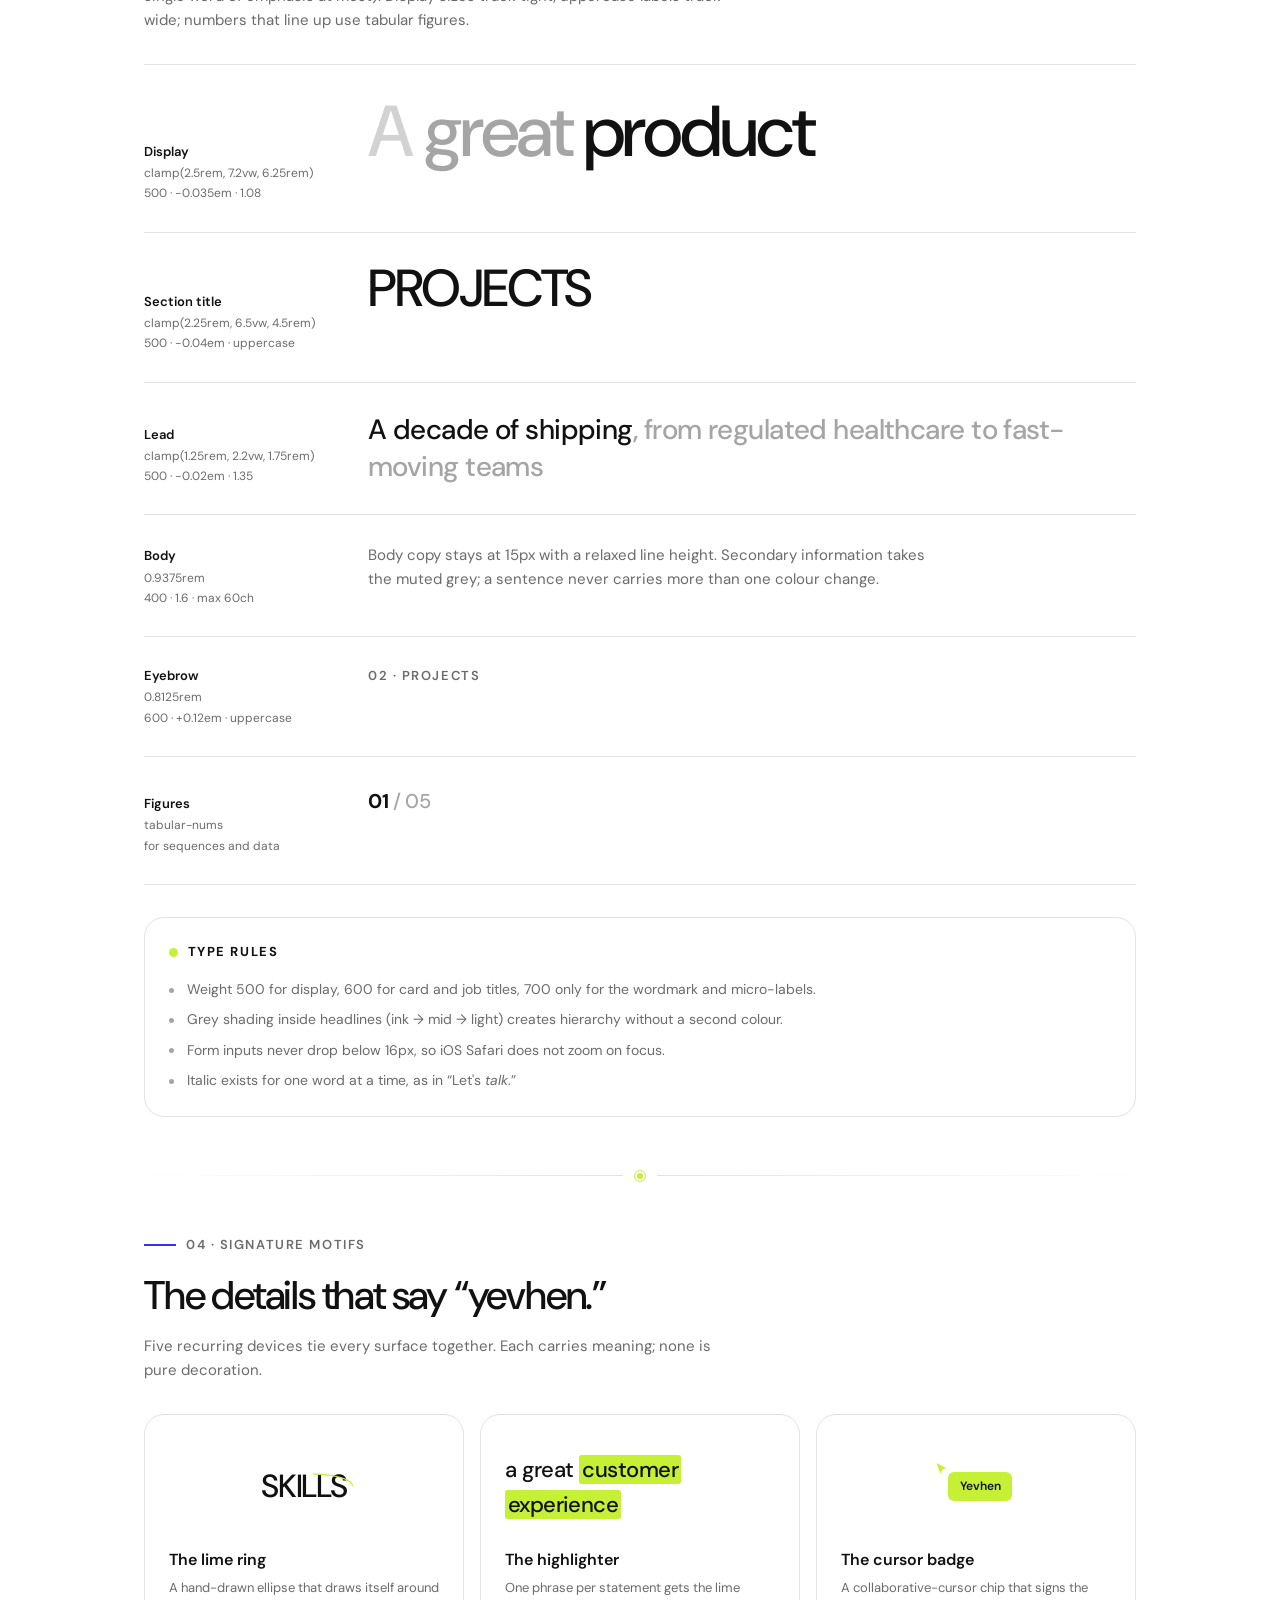
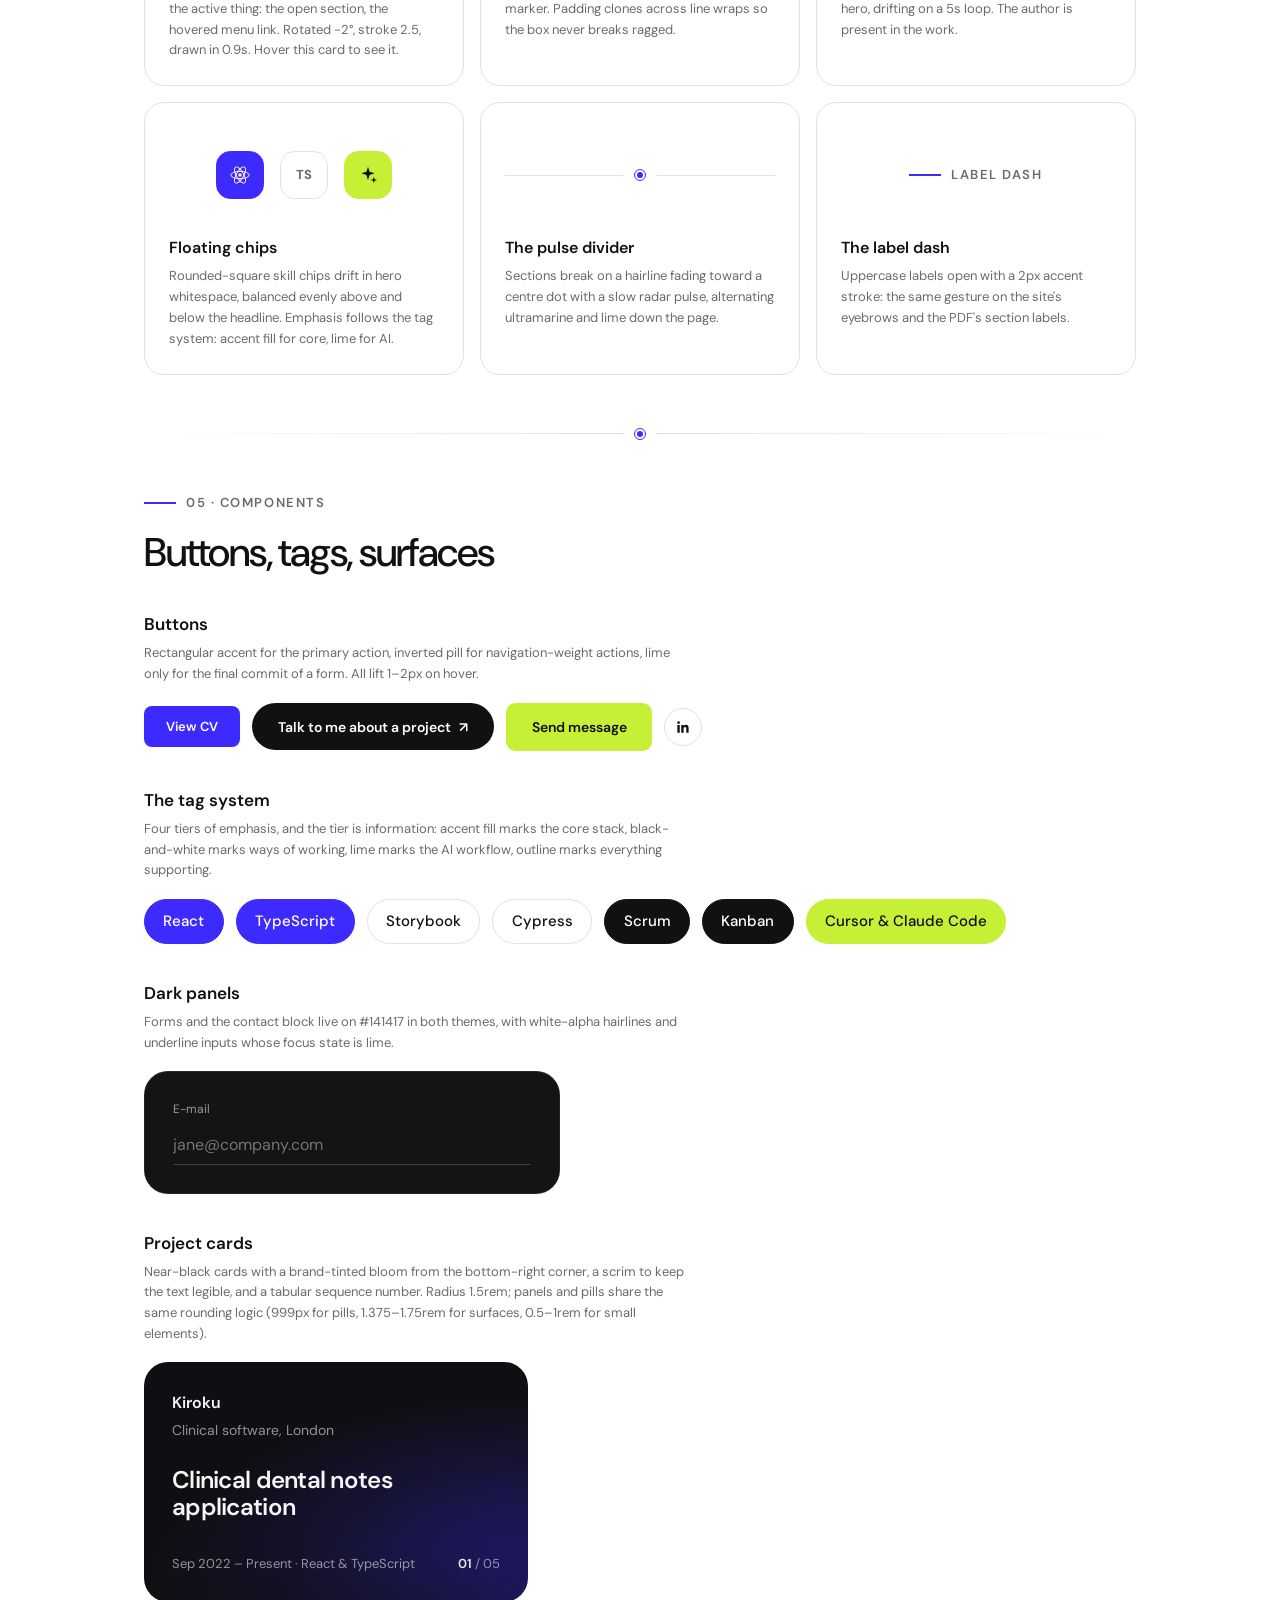
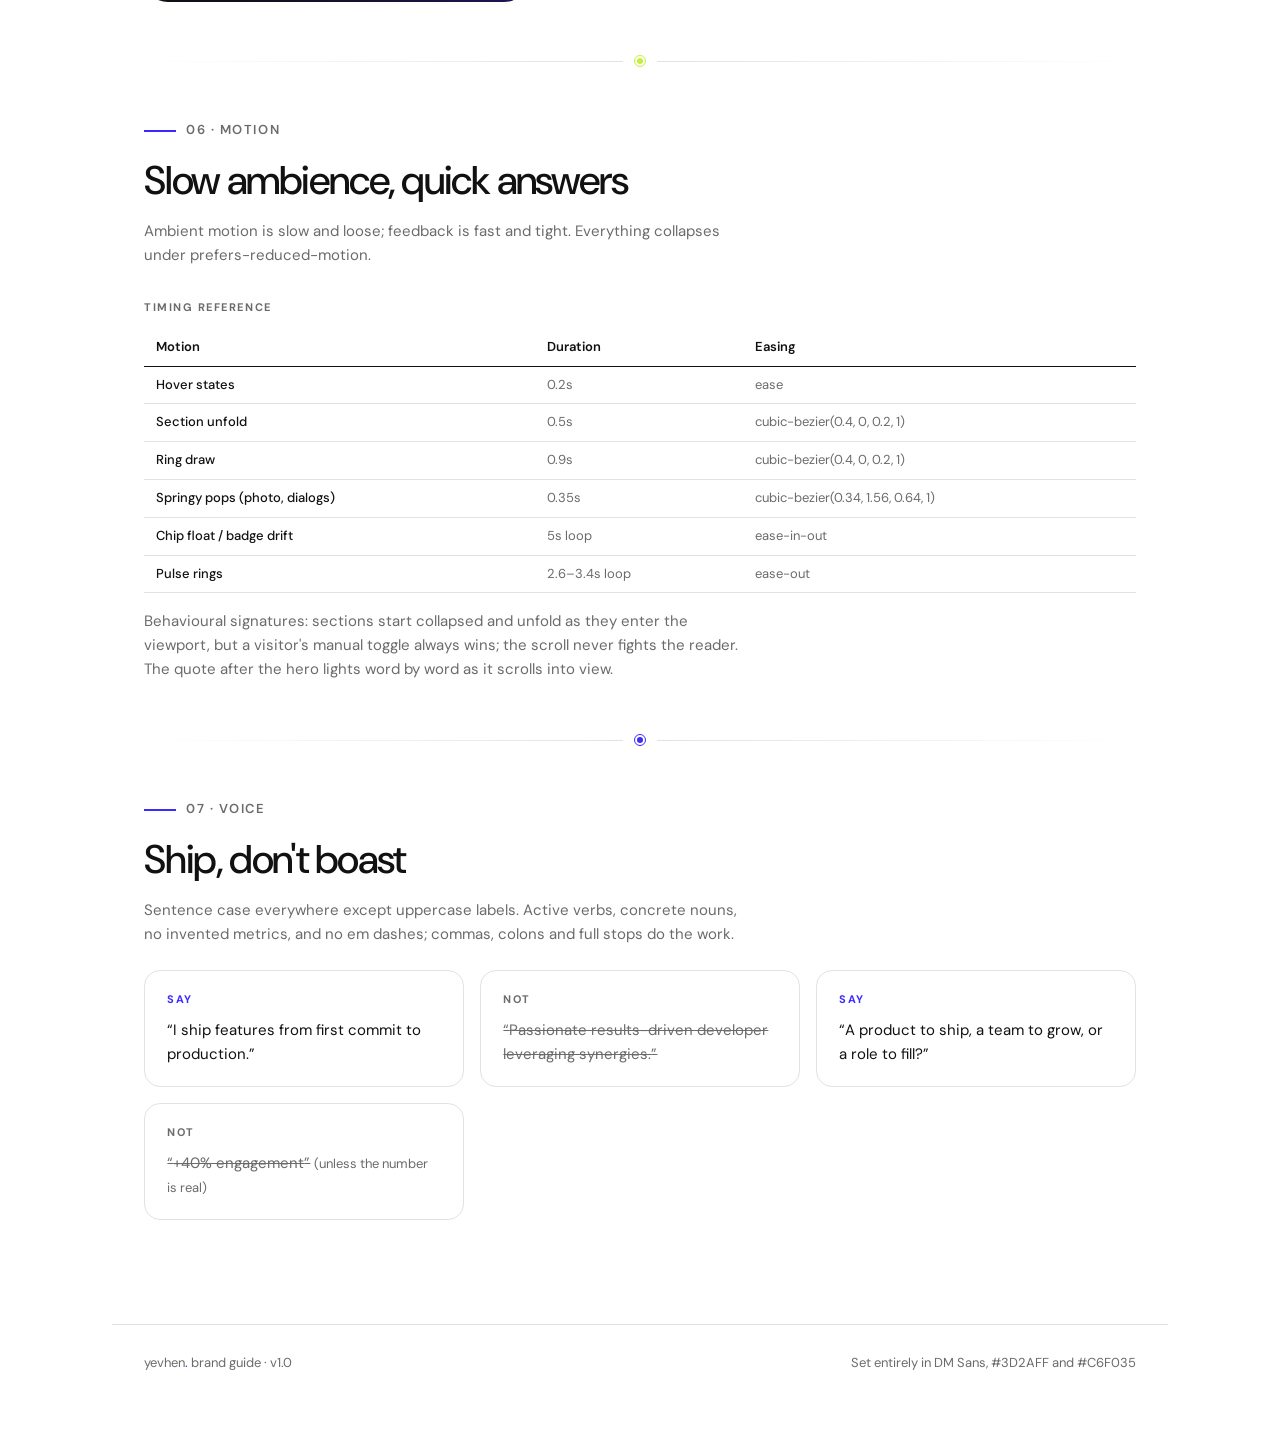
<file: brand.html>
<!DOCTYPE html>
<html lang="en">
<head>
<meta charset="UTF-8">
<meta name="viewport" content="width=device-width, initial-scale=1.0">
<title>Yevhen Brand Guide</title>
<meta name="description" content="The visual identity behind yevhen. — palette, typography, motifs, components, motion and voice.">
<link rel="preconnect" href="https://fonts.googleapis.com">
<link rel="preconnect" href="https://fonts.gstatic.com" crossorigin>
<link href="https://fonts.googleapis.com/css2?family=DM+Sans:ital,opsz,wght@0,9..40,400..700;1,9..40,400..700&display=swap" rel="stylesheet">
<style>
  *, *::before, *::after { margin: 0; padding: 0; box-sizing: border-box; }

  :root {
    --accent: #3d2aff;
    --accent-hover: #2d1cd9;
    --lime: #c6f035;
    --lime-text: #101010;
    --bg: #ffffff;
    --text: #111111;
    --muted: #6b6b6b;
    --gray-mid: #a5a5a5;
    --gray-light: #d2d2d2;
    --pill-bg: #111111;
    --pill-text: #ffffff;
    --line: #e2e2e2;
    --panel: #141417;
    --panel-line: rgba(255, 255, 255, 0.18);
    --card-dark: #0f0f13;
  }

  [data-theme="dark"] {
    --accent: #5a48ff;
    --accent-hover: #7161ff;
    --bg: #0e0e10;
    --text: #f4f4f4;
    --muted: #8f8f8f;
    --gray-mid: #6a6a6a;
    --gray-light: #3a3a3c;
    --pill-bg: #f4f4f4;
    --pill-text: #111111;
    --line: #2c2c2e;
  }

  @media (prefers-color-scheme: dark) {
    :root:not([data-theme="light"]) {
      --accent: #5a48ff;
      --accent-hover: #7161ff;
      --bg: #0e0e10;
      --text: #f4f4f4;
      --muted: #8f8f8f;
      --gray-mid: #6a6a6a;
      --gray-light: #3a3a3c;
      --pill-bg: #f4f4f4;
      --pill-text: #111111;
      --line: #2c2c2e;
    }
  }

  html { scroll-behavior: smooth; }

  body {
    background: var(--bg);
    color: var(--text);
    font-family: "DM Sans", sans-serif;
    font-size: 0.9375rem;
    line-height: 1.6;
    -webkit-font-smoothing: antialiased;
    transition: background 0.3s ease, color 0.3s ease;
  }

  .wrap {
    max-width: 66rem;
    margin: 0 auto;
    padding: 0 2rem;
  }

  /* ── Cover ───────────────────────────────── */
  .cover {
    padding: 5.5rem 0 4rem;
  }

  .cover-mark {
    font-size: 1.375rem;
    font-weight: 700;
    letter-spacing: -0.02em;
  }

  .cover-mark .dot { color: var(--accent); }

  .cover h1 {
    margin-top: 2.5rem;
    font-size: clamp(2.75rem, 7vw, 5.5rem);
    font-weight: 500;
    letter-spacing: -0.04em;
    line-height: 1.02;
    text-wrap: balance;
  }

  .cover h1 .ringed {
    position: relative;
    display: inline-block;
  }

  .cover h1 .ringed svg {
    position: absolute;
    left: -8%;
    top: -22%;
    width: 116%;
    height: 148%;
    overflow: visible;
    pointer-events: none;
  }

  .cover h1 .ringed ellipse {
    fill: none;
    stroke: var(--lime);
    stroke-width: 2.5;
    stroke-linecap: round;
    stroke-dasharray: 330;
    stroke-dashoffset: 330;
    animation: draw-ring 0.9s cubic-bezier(0.4, 0, 0.2, 1) 0.4s forwards;
  }

  .cover p {
    margin-top: 1.75rem;
    max-width: 44ch;
    font-size: 1.0625rem;
    color: var(--muted);
  }

  .cover-meta {
    display: flex;
    flex-wrap: wrap;
    gap: 0.5rem 1.75rem;
    margin-top: 2.25rem;
    font-size: 0.8125rem;
    color: var(--muted);
  }

  .cover-meta b { color: var(--text); font-weight: 600; }

  @keyframes draw-ring { to { stroke-dashoffset: 0; } }

  /* ── Sections ────────────────────────────── */
  section { padding: 3.5rem 0; }

  .eyebrow {
    display: flex;
    align-items: center;
    gap: 0.625rem;
    font-size: 0.8125rem;
    font-weight: 600;
    letter-spacing: 0.12em;
    text-transform: uppercase;
    color: var(--muted);
  }

  .eyebrow::before {
    content: "";
    width: 2rem;
    height: 2px;
    background: var(--accent);
    flex-shrink: 0;
  }

  section h2 {
    margin-top: 1rem;
    font-size: clamp(1.75rem, 3.6vw, 2.5rem);
    font-weight: 500;
    letter-spacing: -0.03em;
    line-height: 1.15;
  }

  section > .wrap > p.intro,
  .intro {
    margin-top: 1rem;
    max-width: 60ch;
    color: var(--muted);
  }

  .divider {
    max-width: 66rem;
    margin: 0 auto;
    padding: 0 2rem;
    display: flex;
    align-items: center;
    gap: 0.9rem;
  }

  .divider::before, .divider::after {
    content: "";
    flex: 1;
    height: 1px;
    background: linear-gradient(90deg, transparent, var(--line));
  }

  .divider::after { background: linear-gradient(90deg, var(--line), transparent); }

  .divider i {
    position: relative;
    width: 6px; height: 6px;
    border-radius: 50%;
    background: var(--accent);
    flex-shrink: 0;
  }

  .divider.lime i { background: var(--lime); }

  .divider i::after {
    content: "";
    position: absolute;
    inset: -3px;
    border-radius: 50%;
    border: 1px solid currentColor;
    color: var(--accent);
    animation: pulse-ring 3.4s ease-out infinite;
  }

  .divider.lime i::after { color: var(--lime); }

  @keyframes pulse-ring {
    0% { transform: scale(0.6); opacity: 0.9; }
    70%, 100% { transform: scale(2.8); opacity: 0; }
  }

  /* ── Swatches ────────────────────────────── */
  .swatch-grid {
    display: grid;
    grid-template-columns: repeat(auto-fill, minmax(11.5rem, 1fr));
    gap: 1rem;
    margin-top: 2rem;
  }

  .swatch {
    border: 1px solid var(--line);
    border-radius: 1rem;
    overflow: hidden;
    cursor: copy;
    transition: transform 0.2s ease;
  }

  .swatch:hover { transform: translateY(-3px); }

  .swatch .chip { height: 5.5rem; }

  .swatch .info { padding: 0.85rem 1rem 1rem; }

  .swatch .info b {
    display: block;
    font-size: 0.875rem;
    font-weight: 600;
  }

  .swatch .info span {
    display: block;
    margin-top: 0.15rem;
    font-size: 0.75rem;
    color: var(--muted);
    font-variant-numeric: tabular-nums;
  }

  .swatch .info em {
    display: block;
    margin-top: 0.4rem;
    font-size: 0.75rem;
    font-style: normal;
    color: var(--muted);
  }

  .copied-note {
    margin-top: 0.85rem;
    font-size: 0.75rem;
    color: var(--muted);
  }

  .copied-note b { color: var(--accent); font-weight: 600; }

  /* Token table */
  .tok-table {
    width: 100%;
    margin-top: 2rem;
    border-collapse: collapse;
    font-size: 0.8125rem;
  }

  .tok-table caption {
    text-align: left;
    font-size: 0.6875rem;
    font-weight: 700;
    letter-spacing: 0.14em;
    text-transform: uppercase;
    color: var(--muted);
    padding-bottom: 0.75rem;
  }

  .tok-table th {
    text-align: left;
    font-weight: 600;
    padding: 0.5rem 0.75rem;
    border-bottom: 1px solid var(--text);
  }

  .tok-table td {
    padding: 0.5rem 0.75rem;
    border-bottom: 1px solid var(--line);
    font-variant-numeric: tabular-nums;
    color: var(--muted);
  }

  .tok-table td:first-child { color: var(--text); font-weight: 500; }

  .tok-table .dotv {
    display: inline-block;
    width: 0.8rem; height: 0.8rem;
    border-radius: 0.25rem;
    border: 1px solid var(--line);
    vertical-align: -0.12em;
    margin-right: 0.5rem;
  }

  .table-scroll { overflow-x: auto; }

  /* ── Type specimens ──────────────────────── */
  .spec {
    margin-top: 2rem;
    border-top: 1px solid var(--line);
  }

  .spec-row {
    display: grid;
    grid-template-columns: 12rem 1fr;
    gap: 2rem;
    padding: 1.75rem 0;
    border-bottom: 1px solid var(--line);
    align-items: baseline;
  }

  .spec-meta {
    font-size: 0.75rem;
    color: var(--muted);
    line-height: 1.7;
    font-variant-numeric: tabular-nums;
  }

  .spec-meta b {
    display: block;
    font-size: 0.8125rem;
    color: var(--text);
    font-weight: 600;
  }

  .t-display { font-size: clamp(2.5rem, 6vw, 4.5rem); font-weight: 500; letter-spacing: -0.035em; line-height: 1.08; }
  .t-display .mid { color: var(--gray-mid); }
  .t-display .light { color: var(--gray-light); }
  .t-section { font-size: clamp(2rem, 4.5vw, 3.25rem); font-weight: 500; letter-spacing: -0.04em; line-height: 1.05; text-transform: uppercase; }
  .t-lead { font-size: clamp(1.25rem, 2.2vw, 1.75rem); font-weight: 500; letter-spacing: -0.02em; line-height: 1.35; }
  .t-lead .mid { color: var(--gray-mid); }
  .t-body { font-size: 0.9375rem; line-height: 1.6; max-width: 58ch; color: var(--muted); }
  .t-eyebrow { font-size: 0.8125rem; font-weight: 600; letter-spacing: 0.12em; text-transform: uppercase; color: var(--muted); }
  .t-num { font-size: 1.25rem; font-weight: 600; font-variant-numeric: tabular-nums; letter-spacing: -0.02em; }
  .t-num span { color: var(--gray-mid); font-weight: 500; }

  /* ── Motifs ──────────────────────────────── */
  .motif-grid {
    display: grid;
    grid-template-columns: repeat(auto-fit, minmax(17rem, 1fr));
    gap: 1rem;
    margin-top: 2rem;
  }

  .motif {
    border: 1px solid var(--line);
    border-radius: 1.25rem;
    padding: 1.75rem 1.5rem 1.5rem;
  }

  .motif .demo {
    min-height: 5.5rem;
    display: flex;
    align-items: center;
    justify-content: center;
  }

  .motif h3 { font-size: 1rem; font-weight: 600; margin-top: 1rem; }
  .motif p { margin-top: 0.35rem; font-size: 0.8125rem; color: var(--muted); }

  .ringword {
    position: relative;
    display: inline-block;
    font-size: 2rem;
    font-weight: 500;
    letter-spacing: -0.04em;
    text-transform: uppercase;
  }

  .ringword svg {
    position: absolute;
    left: -9%; top: -24%;
    width: 118%; height: 150%;
    overflow: visible;
  }

  .ringword ellipse {
    fill: none;
    stroke: var(--lime);
    stroke-width: 2.5;
    stroke-linecap: round;
    stroke-dasharray: 330;
    stroke-dashoffset: 330;
  }

  .motif:hover .ringword ellipse { animation: draw-ring 0.7s cubic-bezier(0.4, 0, 0.2, 1) forwards; }

  .hl-demo { font-size: 1.375rem; font-weight: 500; letter-spacing: -0.02em; }

  .hl {
    background: var(--lime);
    color: var(--lime-text);
    border-radius: 0.12em;
    padding: 0 0.12em;
    box-decoration-break: clone;
    -webkit-box-decoration-break: clone;
  }

  .mark-demo { font-size: 2.25rem; font-weight: 700; letter-spacing: -0.02em; }
  .mark-demo .dot { color: var(--accent); }

  .cursor-badge { position: relative; animation: drift 5s ease-in-out infinite; }
  .cursor-badge svg { position: absolute; top: -10px; left: -6px; width: 15px; height: 15px; fill: var(--lime); }
  .cursor-badge .name {
    display: inline-block;
    background: var(--lime);
    color: var(--lime-text);
    font-size: 0.75rem;
    font-weight: 600;
    padding: 0.3rem 0.7rem;
    border-radius: 6px;
    margin-left: 8px;
  }

  @keyframes drift {
    0%, 100% { transform: translate(0, 0); }
    50% { transform: translate(10px, -8px); }
  }

  .float-chip {
    display: inline-flex;
    align-items: center;
    justify-content: center;
    width: 3rem; height: 3rem;
    border-radius: 0.9rem;
    border: 1px solid var(--line);
    color: var(--muted);
    font-size: 0.8125rem;
    font-weight: 700;
    animation: chip-float 5s ease-in-out infinite;
  }

  .float-chip.fill { background: var(--accent); border-color: var(--accent); color: #ffffff; }
  .float-chip.limef { background: var(--lime); border-color: var(--lime); color: var(--lime-text); animation-delay: -2.4s; }

  @keyframes chip-float {
    0%, 100% { transform: translateY(0) rotate(-2deg); }
    50% { transform: translateY(-9px) rotate(2deg); }
  }

  .divider-demo { width: 100%; display: flex; align-items: center; gap: 0.9rem; }
  .divider-demo::before, .divider-demo::after { content: ""; flex: 1; height: 1px; background: var(--line); }
  .divider-demo i {
    position: relative; width: 6px; height: 6px; border-radius: 50%;
    background: var(--accent); flex-shrink: 0;
  }
  .divider-demo i::after {
    content: ""; position: absolute; inset: -3px; border-radius: 50%;
    border: 1px solid var(--accent);
    animation: pulse-ring 3.4s ease-out infinite;
  }

  /* ── Components ──────────────────────────── */
  .comp-block { margin-top: 2.25rem; }

  .comp-block h3 { font-size: 1.0625rem; font-weight: 600; }
  .comp-block > p { margin-top: 0.3rem; font-size: 0.8125rem; color: var(--muted); max-width: 60ch; }

  .comp-row {
    display: flex;
    flex-wrap: wrap;
    align-items: center;
    gap: 0.75rem;
    margin-top: 1.1rem;
  }

  .btn-primary {
    background: var(--accent);
    color: #ffffff;
    border: none;
    font-family: inherit;
    font-size: 0.8125rem;
    font-weight: 600;
    padding: 0.75rem 1.375rem;
    border-radius: 8px;
    cursor: pointer;
    transition: background 0.2s ease, transform 0.2s ease;
  }

  .btn-primary:hover { background: var(--accent-hover); transform: translateY(-1px); }

  .btn-pill {
    display: inline-flex;
    align-items: center;
    gap: 0.55rem;
    background: var(--pill-bg);
    color: var(--pill-text);
    border: none;
    font-family: inherit;
    font-size: 0.875rem;
    font-weight: 600;
    padding: 0.9rem 1.6rem;
    border-radius: 999px;
    cursor: pointer;
    transition: transform 0.2s ease;
  }

  .btn-pill:hover { transform: translateY(-2px); }

  .btn-lime {
    background: var(--lime);
    color: var(--lime-text);
    border: none;
    font-family: inherit;
    font-size: 0.875rem;
    font-weight: 600;
    padding: 0.95rem 1.6rem;
    border-radius: 0.6rem;
    cursor: pointer;
    transition: transform 0.2s ease, filter 0.2s ease;
  }

  .btn-lime:hover { transform: translateY(-2px); filter: brightness(1.06); }

  .icon-btn {
    display: inline-flex;
    align-items: center;
    justify-content: center;
    width: 2.375rem; height: 2.375rem;
    border-radius: 50%;
    border: 1px solid var(--line);
    color: var(--text);
    background: none;
    cursor: pointer;
    transition: background 0.2s ease, color 0.2s ease, border-color 0.2s ease, transform 0.2s ease;
  }

  .icon-btn svg { width: 1rem; height: 1rem; fill: currentColor; }

  .icon-btn:hover {
    background: var(--accent);
    border-color: var(--accent);
    color: #ffffff;
    transform: translateY(-1px);
  }

  .tag {
    display: inline-block;
    border: 1px solid var(--line);
    border-radius: 999px;
    padding: 0.6rem 1.15rem;
    font-size: 0.9375rem;
    font-weight: 500;
  }

  .tag.fill { background: var(--accent); border-color: var(--accent); color: #ffffff; }
  .tag.dark { background: var(--pill-bg); border-color: var(--pill-bg); color: var(--pill-text); }
  .tag.limet { background: var(--lime); border-color: var(--lime); color: var(--lime-text); }

  .panel-demo {
    margin-top: 1.1rem;
    background: var(--panel);
    color: #f5f5f5;
    border: 1px solid rgba(255, 255, 255, 0.07);
    border-radius: 1.5rem;
    padding: 1.75rem;
    max-width: 26rem;
  }

  .panel-demo label {
    display: block;
    font-size: 0.75rem;
    color: #9a9a9e;
    margin-bottom: 0.35rem;
  }

  .panel-demo input {
    width: 100%;
    background: none;
    border: none;
    border-bottom: 1px solid var(--panel-line);
    color: #f5f5f5;
    font-family: inherit;
    font-size: 1rem;
    padding: 0.55rem 0;
    outline: none;
    transition: border-color 0.25s ease;
  }

  .panel-demo input:focus { border-bottom-color: var(--lime); }

  .card-demo {
    margin-top: 1.1rem;
    position: relative;
    max-width: 24rem;
    min-height: 15rem;
    display: flex;
    flex-direction: column;
    padding: 1.75rem;
    border-radius: 1.5rem;
    overflow: hidden;
    color: #f5f5f5;
    background:
      linear-gradient(180deg, rgba(15, 15, 19, 0) 40%, rgba(15, 15, 19, 0.62) 100%),
      radial-gradient(135% 115% at 100% 100%, rgb(61 42 255 / 0.7) 0%, rgb(61 42 255 / 0.16) 48%, rgb(61 42 255 / 0) 74%),
      var(--card-dark);
  }

  .card-demo > * { position: relative; }
  .card-demo .cl { font-size: 1rem; font-weight: 600; }
  .card-demo .cs { margin-top: 0.2rem; font-size: 0.875rem; color: rgba(255,255,255,0.55); }
  .card-demo .ct { margin-top: 1.5rem; font-size: 1.5rem; font-weight: 600; letter-spacing: -0.03em; line-height: 1.15; }
  .card-demo .cm { margin-top: auto; padding-top: 1.25rem; font-size: 0.8125rem; color: rgba(255,255,255,0.55); }
  .card-demo .cn { font-variant-numeric: tabular-nums; color: rgba(255,255,255,0.52); }
  .card-demo .cn b { color: rgba(255,255,255,0.9); font-weight: 600; }

  /* ── Do / Don't ──────────────────────────── */
  .dd-grid {
    display: grid;
    grid-template-columns: repeat(auto-fit, minmax(18rem, 1fr));
    gap: 1rem;
    margin-top: 2rem;
  }

  .dd {
    border: 1px solid var(--line);
    border-radius: 1.25rem;
    padding: 1.5rem;
  }

  .dd h3 {
    display: flex;
    align-items: center;
    gap: 0.6rem;
    font-size: 0.8125rem;
    font-weight: 700;
    letter-spacing: 0.12em;
    text-transform: uppercase;
  }

  .dd h3 i {
    width: 9px; height: 9px;
    border-radius: 50%;
    flex-shrink: 0;
  }

  .dd.yes h3 i { background: var(--lime); }
  .dd.no h3 i { background: var(--accent); }

  .dd ul { margin-top: 1rem; list-style: none; }

  .dd li {
    position: relative;
    padding-left: 1.1rem;
    font-size: 0.875rem;
    color: var(--muted);
    line-height: 1.55;
  }

  .dd li + li { margin-top: 0.55rem; }

  .dd li::before {
    content: "";
    position: absolute;
    left: 0; top: 0.62em;
    width: 5px; height: 5px;
    border-radius: 50%;
    background: var(--gray-mid);
  }

  /* ── Voice ───────────────────────────────── */
  .voice-pair {
    display: grid;
    grid-template-columns: repeat(auto-fit, minmax(16rem, 1fr));
    gap: 1rem;
    margin-top: 1.5rem;
  }

  .voice-card {
    border: 1px solid var(--line);
    border-radius: 1rem;
    padding: 1.25rem 1.4rem;
    font-size: 0.9375rem;
  }

  .voice-card .vlabel {
    font-size: 0.6875rem;
    font-weight: 700;
    letter-spacing: 0.14em;
    text-transform: uppercase;
    color: var(--muted);
    margin-bottom: 0.6rem;
  }

  .voice-card.good .vlabel { color: var(--accent); }
  .voice-card q { quotes: "\201C" "\201D"; color: var(--text); }
  .voice-card.bad q { color: var(--muted); text-decoration: line-through; text-decoration-thickness: 1px; }

  /* ── Footer ──────────────────────────────── */
  .guide-foot {
    padding: 3rem 0 3.5rem;
    font-size: 0.8125rem;
    color: var(--muted);
  }

  .guide-foot .wrap {
    display: flex;
    flex-wrap: wrap;
    justify-content: space-between;
    gap: 1rem;
    border-top: 1px solid var(--line);
    padding-top: 1.75rem;
  }

  /* ── Theme toggle ────────────────────────── */
  .theme-toggle {
    position: fixed;
    top: 1.25rem;
    right: 1.25rem;
    z-index: 10;
  }

  .theme-toggle .sun { display: none; }
  [data-theme="dark"] .theme-toggle .sun { display: block; }
  [data-theme="dark"] .theme-toggle .moon { display: none; }

  @media (prefers-color-scheme: dark) {
    :root:not([data-theme="light"]) .theme-toggle .sun { display: block; }
    :root:not([data-theme="light"]) .theme-toggle .moon { display: none; }
  }

  :focus-visible { outline: 2px solid var(--accent); outline-offset: 2px; }

  @media (prefers-reduced-motion: reduce) {
    *, *::before, *::after {
      animation-duration: 0.01ms !important;
      animation-iteration-count: 1 !important;
      transition-duration: 0.01ms !important;
    }
    html { scroll-behavior: auto; }
  }

  @media (max-width: 720px) {
    .wrap, .divider { padding-inline: 1.25rem; }
    .cover { padding: 4rem 0 3rem; }
    .spec-row { grid-template-columns: 1fr; gap: 0.75rem; }
  }
</style>
</head>
<body>

  <button class="icon-btn theme-toggle" aria-label="Toggle dark mode">
    <svg class="moon" viewBox="0 0 24 24"><path d="M21 12.79A9 9 0 1 1 11.21 3 7 7 0 0 0 21 12.79z"/></svg>
    <svg class="sun" viewBox="0 0 24 24"><path d="M12 17a5 5 0 1 0 0-10 5 5 0 0 0 0 10zm0 2a1 1 0 0 1 1 1v1a1 1 0 1 1-2 0v-1a1 1 0 0 1 1-1zm0-16a1 1 0 0 1 1 1v1a1 1 0 1 1-2 0V4a1 1 0 0 1 1-1zm9 8a1 1 0 1 1 0 2h-1a1 1 0 1 1 0-2h1zM4 11a1 1 0 1 1 0 2H3a1 1 0 1 1 0-2h1zm14.3-6.3a1 1 0 0 1 0 1.4l-.7.7a1 1 0 1 1-1.42-1.4l.71-.71a1 1 0 0 1 1.41 0zM7.82 16.18a1 1 0 0 1 0 1.41l-.71.71a1 1 0 0 1-1.41-1.41l.7-.71a1 1 0 0 1 1.42 0zm10.48 2.12a1 1 0 0 1-1.41 0l-.71-.7a1 1 0 0 1 1.42-1.42l.7.71a1 1 0 0 1 0 1.41zM7.11 5.7a1 1 0 0 1-1.41 1.4L5 6.4A1 1 0 0 1 6.4 5l.7.7z"/></svg>
  </button>

  <header class="cover">
    <div class="wrap">
      <p class="cover-mark">yevhen<span class="dot">.</span></p>
      <h1>One face, two accents, and a <span class="ringed">lime<svg viewBox="0 0 200 60" aria-hidden="true"><ellipse cx="100" cy="30" rx="96" ry="26" transform="rotate(-2 100 30)"/></svg></span> ring</h1>
      <p>The visual identity behind Yevhen Harmash's portfolio, CV and PDF. Everything on this page is set in the system it documents: same tokens, same type, same motion.</p>
      <div class="cover-meta">
        <span><b>Version</b> 1.0</span>
        <span><b>Issued</b> August 2026</span>
        <span><b>Applies to</b> site, CV overlay, PDF</span>
      </div>
    </div>
  </header>

  <div class="divider" aria-hidden="true"><i></i></div>

  <section id="logo">
    <div class="wrap">
      <p class="eyebrow">01 · Wordmark</p>
      <h2>Lowercase name, ultramarine full stop</h2>
      <p class="intro">The mark is the name set in DM Sans Bold with a terminating period in the accent colour. The period is the brand: it says the sentence is finished, the work shipped.</p>
      <div class="motif-grid">
        <div class="motif">
          <div class="demo"><span class="mark-demo">yevhen<span class="dot">.</span></span></div>
          <h3>Primary mark</h3>
          <p>Lowercase, weight 700, letter-spacing &minus;0.02em. Used in the header and anywhere the brand signs small.</p>
        </div>
        <div class="motif">
          <div class="demo"><span class="mark-demo" style="font-size:1.6rem;">Yevhen Harmash<span class="dot">.</span></span></div>
          <h3>Formal mark</h3>
          <p>Full name with the same accent period. Used on the CV and PDF where a document signature is expected.</p>
        </div>
        <div class="motif">
          <div class="demo"><span class="mark-demo" style="letter-spacing:0.2em; color: var(--gray-mid);">yevhen.</span></div>
          <h3>Never</h3>
          <p>No letter-spacing on the mark, no uppercase, no recolouring the period. The dot is always the accent, never lime.</p>
        </div>
      </div>
    </div>
  </section>

  <div class="divider lime" aria-hidden="true"><i></i></div>

  <section id="color">
    <div class="wrap">
      <p class="eyebrow">02 · Colour</p>
      <h2>Neutral ground, one loud pair</h2>
      <p class="intro">The palette is neutral-dominant. Two accents carry all the energy: electric ultramarine does the work (actions, links, structure) and acid lime does the punctuation (highlights, status, the ring). Never let them compete in the same moment.</p>

      <div class="swatch-grid" id="swatches">
        <div class="swatch" data-hex="#3d2aff">
          <div class="chip" style="background:#3d2aff"></div>
          <div class="info"><b>Electric ultramarine</b><span>#3D2AFF</span><em>Actions, links, accents. Brightens to #5A48FF on dark grounds.</em></div>
        </div>
        <div class="swatch" data-hex="#c6f035">
          <div class="chip" style="background:#c6f035"></div>
          <div class="info"><b>Acid lime</b><span>#C6F035</span><em>Highlights, badges, the ring. Text on lime is #101010.</em></div>
        </div>
        <div class="swatch" data-hex="#111111">
          <div class="chip" style="background:#111111"></div>
          <div class="info"><b>Ink</b><span>#111111</span><em>Text on light. Also the dark pill fill.</em></div>
        </div>
        <div class="swatch" data-hex="#0e0e10">
          <div class="chip" style="background:#0e0e10"></div>
          <div class="info"><b>Night</b><span>#0E0E10</span><em>Dark theme ground.</em></div>
        </div>
        <div class="swatch" data-hex="#141417">
          <div class="chip" style="background:#141417"></div>
          <div class="info"><b>Panel</b><span>#141417</span><em>Dark surfaces that stay dark in both themes: contact panel, CV bar.</em></div>
        </div>
        <div class="swatch" data-hex="#6b6b6b">
          <div class="chip" style="background:#6b6b6b"></div>
          <div class="info"><b>Muted</b><span>#6B6B6B</span><em>Secondary text on light. #8F8F8F on dark.</em></div>
        </div>
        <div class="swatch" data-hex="#a5a5a5">
          <div class="chip" style="background:#a5a5a5"></div>
          <div class="info"><b>Grey mid</b><span>#A5A5A5</span><em>De-emphasised words inside headlines.</em></div>
        </div>
        <div class="swatch" data-hex="#e2e2e2">
          <div class="chip" style="background:#e2e2e2"></div>
          <div class="info"><b>Hairline</b><span>#E2E2E2</span><em>Borders and rules on light. #2C2C2E on dark.</em></div>
        </div>
      </div>
      <p class="copied-note" id="copyNote">Click any swatch to copy its hex.</p>

      <div class="table-scroll">
        <table class="tok-table">
          <caption>Token map · light → dark</caption>
          <tr><th>Token</th><th>Light</th><th>Dark</th><th>Role</th></tr>
          <tr><td>--accent</td><td><i class="dotv" style="background:#3d2aff"></i>#3D2AFF</td><td><i class="dotv" style="background:#5a48ff"></i>#5A48FF</td><td>Actions, links, rings, bullets</td></tr>
          <tr><td>--accent-hover</td><td><i class="dotv" style="background:#2d1cd9"></i>#2D1CD9</td><td><i class="dotv" style="background:#7161ff"></i>#7161FF</td><td>Hover state of the above</td></tr>
          <tr><td>--badge-bg</td><td><i class="dotv" style="background:#c6f035"></i>#C6F035</td><td><i class="dotv" style="background:#c6f035"></i>#C6F035</td><td>Lime never shifts between themes</td></tr>
          <tr><td>--bg</td><td><i class="dotv" style="background:#ffffff"></i>#FFFFFF</td><td><i class="dotv" style="background:#0e0e10"></i>#0E0E10</td><td>Page ground</td></tr>
          <tr><td>--text</td><td><i class="dotv" style="background:#111111"></i>#111111</td><td><i class="dotv" style="background:#f4f4f4"></i>#F4F4F4</td><td>Primary text</td></tr>
          <tr><td>--muted</td><td><i class="dotv" style="background:#6b6b6b"></i>#6B6B6B</td><td><i class="dotv" style="background:#8f8f8f"></i>#8F8F8F</td><td>Secondary text</td></tr>
          <tr><td>--gray-mid</td><td><i class="dotv" style="background:#a5a5a5"></i>#A5A5A5</td><td><i class="dotv" style="background:#6a6a6a"></i>#6A6A6A</td><td>Softened headline words</td></tr>
          <tr><td>--gray-light</td><td><i class="dotv" style="background:#d2d2d2"></i>#D2D2D2</td><td><i class="dotv" style="background:#3a3a3c"></i>#3A3A3C</td><td>Faintest headline words, unlit quote text</td></tr>
          <tr><td>--pill-bg / --pill-text</td><td>#111111 / #FFFFFF</td><td>#F4F4F4 / #111111</td><td>Inverted pills (menu, CTAs)</td></tr>
          <tr><td>--icon-border</td><td><i class="dotv" style="background:#e2e2e2"></i>#E2E2E2</td><td><i class="dotv" style="background:#2c2c2e"></i>#2C2C2E</td><td>Hairlines, outlined buttons</td></tr>
          <tr><td>--card-surface</td><td><i class="dotv" style="background:#ffffff"></i>#FFFFFF</td><td><i class="dotv" style="background:#17171a"></i>#17171A</td><td>Raised cards</td></tr>
        </table>
      </div>

      <div class="table-scroll">
        <table class="tok-table">
          <caption>Fixed surfaces · identical in both themes</caption>
          <tr><th>Surface</th><th>Value</th><th>Used for</th></tr>
          <tr><td>Panel</td><td><i class="dotv" style="background:#141417"></i>#141417</td><td>Contact panel, CV toolbar, dark form</td></tr>
          <tr><td>Project card</td><td><i class="dotv" style="background:#0f0f13"></i>#0F0F13</td><td>Project rail cards and detail dialog, under a tint bloom</td></tr>
          <tr><td>Card tints</td><td>61 42 255 · 198 240 53 · 90 72 255</td><td>RGB triplets for the radial bloom, alternating per card</td></tr>
          <tr><td>Panel hairline</td><td>rgba(255, 255, 255, 0.18)</td><td>Rules and input underlines inside dark panels</td></tr>
        </table>
      </div>

      <div class="dd-grid">
        <div class="dd yes">
          <h3><i></i>Colour rules</h3>
          <ul>
            <li>Roughly 90% neutral, 8% ultramarine, 2% lime per view.</li>
            <li>Lime is punctuation: one highlighted phrase, one ring, one badge. Never a text colour on white.</li>
            <li>Text on lime is always near-black #101010.</li>
            <li>On dark grounds the accent steps up to #5A48FF; #3D2AFF sinks into black.</li>
            <li>Semantic red (#FF6B6B) exists only for form validation and is not a brand colour.</li>
          </ul>
        </div>
      </div>
    </div>
  </section>

  <div class="divider" aria-hidden="true"><i></i></div>

  <section id="type">
    <div class="wrap">
      <p class="eyebrow">03 · Typography</p>
      <h2>DM Sans, and nothing else</h2>
      <p class="intro">One family across site, CV and PDF: DM Sans (variable, weights 400–700, italic for a single word of emphasis at most). Display sizes track tight; uppercase labels track wide; numbers that line up use tabular figures.</p>

      <div class="spec">
        <div class="spec-row">
          <div class="spec-meta"><b>Display</b>clamp(2.5rem, 7.2vw, 6.25rem)<br>500 · &minus;0.035em · 1.08</div>
          <div class="t-display"><span class="light">A</span> <span class="mid">great</span> product</div>
        </div>
        <div class="spec-row">
          <div class="spec-meta"><b>Section title</b>clamp(2.25rem, 6.5vw, 4.5rem)<br>500 · &minus;0.04em · uppercase</div>
          <div class="t-section">Projects</div>
        </div>
        <div class="spec-row">
          <div class="spec-meta"><b>Lead</b>clamp(1.25rem, 2.2vw, 1.75rem)<br>500 · &minus;0.02em · 1.35</div>
          <div class="t-lead">A decade of shipping<span class="mid">, from regulated healthcare to fast-moving teams</span></div>
        </div>
        <div class="spec-row">
          <div class="spec-meta"><b>Body</b>0.9375rem<br>400 · 1.6 · max 60ch</div>
          <div class="t-body">Body copy stays at 15px with a relaxed line height. Secondary information takes the muted grey; a sentence never carries more than one colour change.</div>
        </div>
        <div class="spec-row">
          <div class="spec-meta"><b>Eyebrow</b>0.8125rem<br>600 · +0.12em · uppercase</div>
          <div class="t-eyebrow">02 · Projects</div>
        </div>
        <div class="spec-row">
          <div class="spec-meta"><b>Figures</b>tabular-nums<br>for sequences and data</div>
          <div class="t-num"><b>01</b> <span>/ 05</span></div>
        </div>
      </div>

      <div class="dd-grid">
        <div class="dd yes">
          <h3><i></i>Type rules</h3>
          <ul>
            <li>Weight 500 for display, 600 for card and job titles, 700 only for the wordmark and micro-labels.</li>
            <li>Grey shading inside headlines (ink → mid → light) creates hierarchy without a second colour.</li>
            <li>Form inputs never drop below 16px, so iOS Safari does not zoom on focus.</li>
            <li>Italic exists for one word at a time, as in &ldquo;Let's <em>talk</em>.&rdquo;</li>
          </ul>
        </div>
      </div>
    </div>
  </section>

  <div class="divider lime" aria-hidden="true"><i></i></div>

  <section id="motifs">
    <div class="wrap">
      <p class="eyebrow">04 · Signature motifs</p>
      <h2>The details that say &ldquo;yevhen.&rdquo;</h2>
      <p class="intro">Five recurring devices tie every surface together. Each carries meaning; none is pure decoration.</p>

      <div class="motif-grid">
        <div class="motif">
          <div class="demo">
            <span class="ringword">Skills<svg viewBox="0 0 200 60" aria-hidden="true"><ellipse cx="100" cy="30" rx="96" ry="26" transform="rotate(-2 100 30)"/></svg></span>
          </div>
          <h3>The lime ring</h3>
          <p>A hand-drawn ellipse that draws itself around the active thing: the open section, the hovered menu link. Rotated &minus;2&deg;, stroke 2.5, drawn in 0.9s. Hover this card to see it.</p>
        </div>
        <div class="motif">
          <div class="demo"><span class="hl-demo">a great <span class="hl">customer experience</span></span></div>
          <h3>The highlighter</h3>
          <p>One phrase per statement gets the lime marker. Padding clones across line wraps so the box never breaks ragged.</p>
        </div>
        <div class="motif">
          <div class="demo">
            <div class="cursor-badge">
              <svg viewBox="0 0 24 24"><path d="M4 2l16 7.5-7 2.5-2.5 7z"/></svg>
              <span class="name">Yevhen</span>
            </div>
          </div>
          <h3>The cursor badge</h3>
          <p>A collaborative-cursor chip that signs the hero, drifting on a 5s loop. The author is present in the work.</p>
        </div>
        <div class="motif">
          <div class="demo" style="gap: 1rem;">
            <span class="float-chip fill">
              <svg viewBox="0 0 24 24" fill="none" stroke="currentColor" stroke-width="1" width="22" height="22"><circle cx="12" cy="12" r="1.8" fill="currentColor" stroke="none"/><ellipse cx="12" cy="12" rx="10" ry="4"/><ellipse cx="12" cy="12" rx="10" ry="4" transform="rotate(60 12 12)"/><ellipse cx="12" cy="12" rx="10" ry="4" transform="rotate(120 12 12)"/></svg>
            </span>
            <span class="float-chip">TS</span>
            <span class="float-chip limef">
              <svg viewBox="0 0 24 24" fill="currentColor" width="20" height="20"><path d="M12 2l1.9 6.1L20 10l-6.1 1.9L12 18l-1.9-6.1L4 10l6.1-1.9L12 2zm7 12 .95 3.05L23 18l-3.05.95L19 22l-.95-3.05L15 18l3.05-.95L19 14z"/></svg>
            </span>
          </div>
          <h3>Floating chips</h3>
          <p>Rounded-square skill chips drift in hero whitespace, balanced evenly above and below the headline. Emphasis follows the tag system: accent fill for core, lime for AI.</p>
        </div>
        <div class="motif">
          <div class="demo"><div class="divider-demo"><i></i></div></div>
          <h3>The pulse divider</h3>
          <p>Sections break on a hairline fading toward a centre dot with a slow radar pulse, alternating ultramarine and lime down the page.</p>
        </div>
        <div class="motif">
          <div class="demo"><span style="font-size:0.8125rem; font-weight:600; letter-spacing:0.12em; text-transform:uppercase; color:var(--muted); display:flex; align-items:center; gap:0.6rem;"><span style="width:2rem;height:2px;background:var(--accent);display:inline-block;"></span>Label dash</span></div>
          <h3>The label dash</h3>
          <p>Uppercase labels open with a 2px accent stroke: the same gesture on the site's eyebrows and the PDF's section labels.</p>
        </div>
      </div>
    </div>
  </section>

  <div class="divider" aria-hidden="true"><i></i></div>

  <section id="components">
    <div class="wrap">
      <p class="eyebrow">05 · Components</p>
      <h2>Buttons, tags, surfaces</h2>

      <div class="comp-block">
        <h3>Buttons</h3>
        <p>Rectangular accent for the primary action, inverted pill for navigation-weight actions, lime only for the final commit of a form. All lift 1&ndash;2px on hover.</p>
        <div class="comp-row">
          <button class="btn-primary" type="button">View CV</button>
          <button class="btn-pill" type="button">Talk to me about a project <span aria-hidden="true">&#8599;</span></button>
          <button class="btn-lime" type="button">Send message</button>
          <button class="icon-btn" type="button" aria-label="LinkedIn"><svg viewBox="0 0 24 24"><path d="M20.45 20.45h-3.55v-5.57c0-1.33-.03-3.04-1.85-3.04-1.86 0-2.14 1.45-2.14 2.94v5.67H9.35V9h3.41v1.56h.05c.47-.9 1.63-1.85 3.36-1.85 3.6 0 4.27 2.37 4.27 5.45v6.29zM5.34 7.43a2.06 2.06 0 1 1 0-4.12 2.06 2.06 0 0 1 0 4.12zM7.12 20.45H3.56V9h3.56v11.45z"/></svg></button>
        </div>
      </div>

      <div class="comp-block">
        <h3>The tag system</h3>
        <p>Four tiers of emphasis, and the tier is information: accent fill marks the core stack, black-and-white marks ways of working, lime marks the AI workflow, outline marks everything supporting.</p>
        <div class="comp-row">
          <span class="tag fill">React</span>
          <span class="tag fill">TypeScript</span>
          <span class="tag">Storybook</span>
          <span class="tag">Cypress</span>
          <span class="tag dark">Scrum</span>
          <span class="tag dark">Kanban</span>
          <span class="tag limet">Cursor &amp; Claude Code</span>
        </div>
      </div>

      <div class="comp-block">
        <h3>Dark panels</h3>
        <p>Forms and the contact block live on #141417 in both themes, with white-alpha hairlines and underline inputs whose focus state is lime.</p>
        <div class="panel-demo">
          <label for="bg-demo-input">E-mail</label>
          <input id="bg-demo-input" type="email" placeholder="jane@company.com">
        </div>
      </div>

      <div class="comp-block">
        <h3>Project cards</h3>
        <p>Near-black cards with a brand-tinted bloom from the bottom-right corner, a scrim to keep the text legible, and a tabular sequence number. Radius 1.5rem; panels and pills share the same rounding logic (999px for pills, 1.375&ndash;1.75rem for surfaces, 0.5&ndash;1rem for small elements).</p>
        <div class="card-demo">
          <div><span class="cl">Kiroku</span><div class="cs">Clinical software, London</div></div>
          <div class="ct">Clinical dental notes application</div>
          <div class="cm">Sep 2022 &ndash; Present · React &amp; TypeScript <span class="cn" style="float:right"><b>01</b> / 05</span></div>
        </div>
      </div>
    </div>
  </section>

  <div class="divider lime" aria-hidden="true"><i></i></div>

  <section id="motion">
    <div class="wrap">
      <p class="eyebrow">06 · Motion</p>
      <h2>Slow ambience, quick answers</h2>
      <p class="intro">Ambient motion is slow and loose; feedback is fast and tight. Everything collapses under prefers-reduced-motion.</p>
      <div class="table-scroll">
        <table class="tok-table">
          <caption>Timing reference</caption>
          <tr><th>Motion</th><th>Duration</th><th>Easing</th></tr>
          <tr><td>Hover states</td><td>0.2s</td><td>ease</td></tr>
          <tr><td>Section unfold</td><td>0.5s</td><td>cubic-bezier(0.4, 0, 0.2, 1)</td></tr>
          <tr><td>Ring draw</td><td>0.9s</td><td>cubic-bezier(0.4, 0, 0.2, 1)</td></tr>
          <tr><td>Springy pops (photo, dialogs)</td><td>0.35s</td><td>cubic-bezier(0.34, 1.56, 0.64, 1)</td></tr>
          <tr><td>Chip float / badge drift</td><td>5s loop</td><td>ease-in-out</td></tr>
          <tr><td>Pulse rings</td><td>2.6&ndash;3.4s loop</td><td>ease-out</td></tr>
        </table>
      </div>
      <p class="intro">Behavioural signatures: sections start collapsed and unfold as they enter the viewport, but a visitor's manual toggle always wins; the scroll never fights the reader. The quote after the hero lights word by word as it scrolls into view.</p>
    </div>
  </section>

  <div class="divider" aria-hidden="true"><i></i></div>

  <section id="voice">
    <div class="wrap">
      <p class="eyebrow">07 · Voice</p>
      <h2>Ship, don't boast</h2>
      <p class="intro">Sentence case everywhere except uppercase labels. Active verbs, concrete nouns, no invented metrics, and no em dashes; commas, colons and full stops do the work.</p>
      <div class="voice-pair">
        <div class="voice-card good"><div class="vlabel">Say</div><q>I ship features from first commit to production.</q></div>
        <div class="voice-card bad"><div class="vlabel">Not</div><q>Passionate results-driven developer leveraging synergies.</q></div>
        <div class="voice-card good"><div class="vlabel">Say</div><q>A product to ship, a team to grow, or a role to fill?</q></div>
        <div class="voice-card bad"><div class="vlabel">Not</div><q>+40% engagement</q> <span style="font-size:0.8125rem; color:var(--muted);">(unless the number is real)</span></div>
      </div>
    </div>
  </section>

  <footer class="guide-foot">
    <div class="wrap">
      <span>yevhen<span style="color:var(--accent)">.</span> brand guide · v1.0</span>
      <span>Set entirely in DM Sans, #3D2AFF and #C6F035</span>
    </div>
  </footer>

  <script>
    (function () {
      var root = document.documentElement;
      var mq = window.matchMedia("(prefers-color-scheme: dark)");
      var stored = null;
      try { stored = localStorage.getItem("brand-theme"); } catch (e) {}
      if (!root.getAttribute("data-theme") && (stored === "dark" || stored === "light")) {
        root.setAttribute("data-theme", stored);
      }

      function currentTheme() {
        var attr = root.getAttribute("data-theme");
        if (attr === "dark" || attr === "light") return attr;
        return mq.matches ? "dark" : "light";
      }

      document.querySelector(".theme-toggle").addEventListener("click", function () {
        var next = currentTheme() === "dark" ? "light" : "dark";
        root.setAttribute("data-theme", next);
        try { localStorage.setItem("brand-theme", next); } catch (e) {}
      });

      /* Click a swatch to copy its hex */
      var note = document.getElementById("copyNote");
      document.querySelectorAll(".swatch").forEach(function (sw) {
        sw.addEventListener("click", function () {
          var hex = sw.getAttribute("data-hex").toUpperCase();
          function done() {
            note.innerHTML = "Copied <b>" + hex + "</b> to your clipboard.";
            window.setTimeout(function () {
              note.textContent = "Click any swatch to copy its hex.";
            }, 2200);
          }
          if (navigator.clipboard && navigator.clipboard.writeText) {
            navigator.clipboard.writeText(hex).then(done, done);
          } else { done(); }
        });
      });
    })();
  </script>
</body>
</html>
</file>
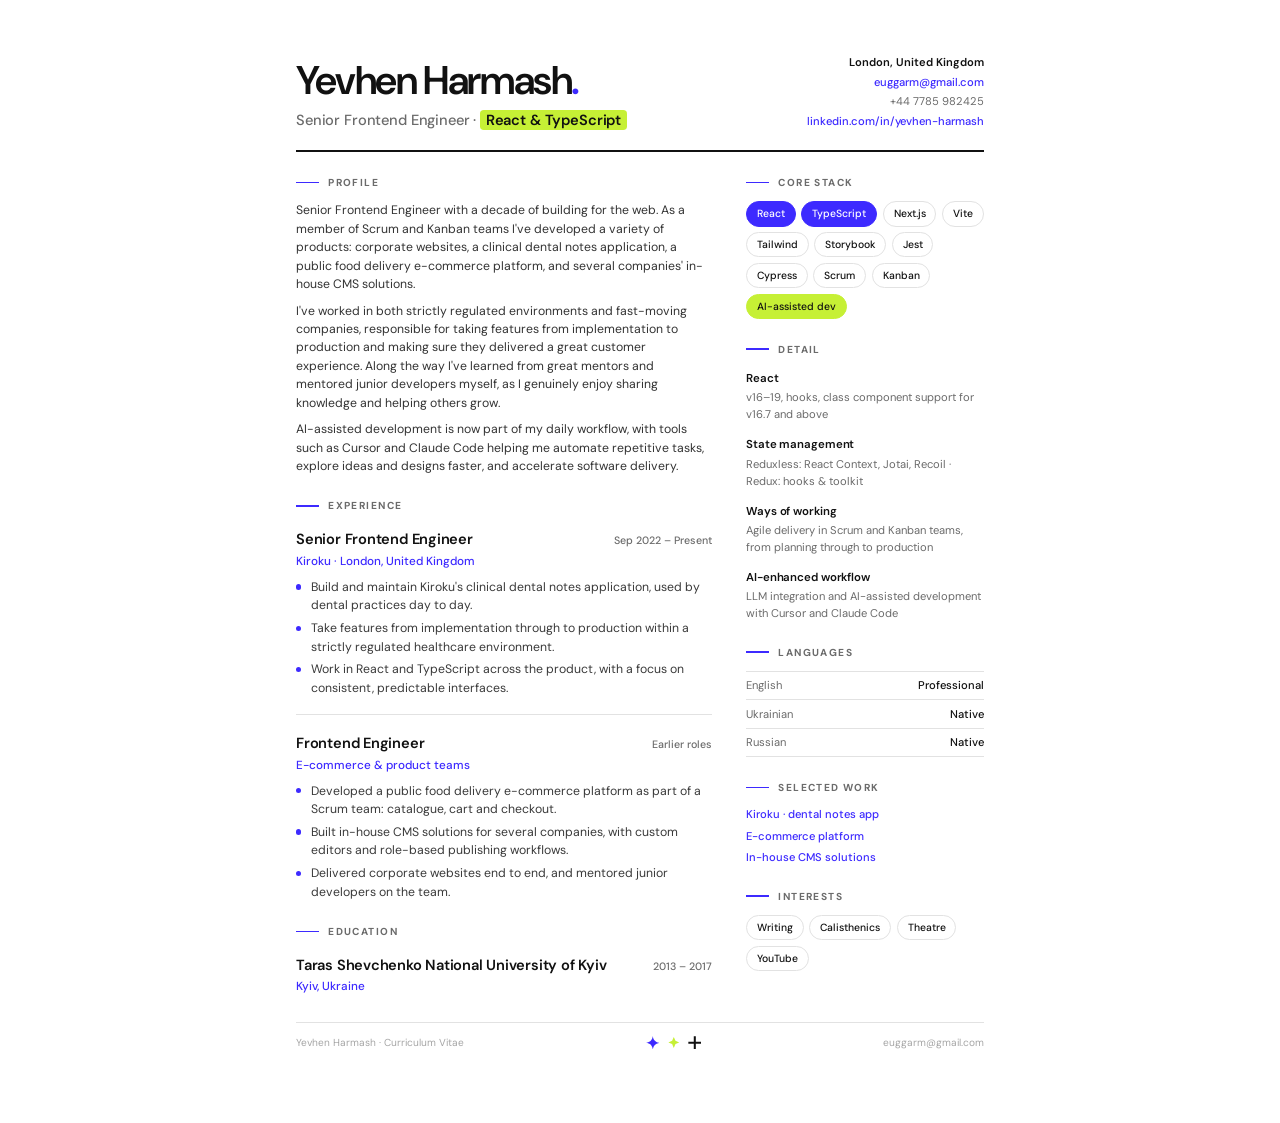
<file: cv.html>
<!DOCTYPE html>
<html lang="en">
<head>
<meta charset="UTF-8">
<title>Yevhen Harmash · Senior Frontend Engineer · CV</title>
<link rel="preconnect" href="https://fonts.googleapis.com">
<link rel="preconnect" href="https://fonts.gstatic.com" crossorigin>
<link href="https://fonts.googleapis.com/css2?family=DM+Sans:ital,opsz,wght@0,9..40,400;0,9..40,500;0,9..40,600;0,9..40,700;1,9..40,500&display=swap" rel="stylesheet">
<style>
  *, *::before, *::after { margin: 0; padding: 0; box-sizing: border-box; }

  :root {
    --accent: #3d2aff;
    --lime: #c6f035;
    --ink: #111111;
    --muted: #6b6b6b;
    --light: #a5a5a5;
    --line: #e2e2e2;
  }

  @page { size: A4; margin: 0; }

  html, body {
    -webkit-print-color-adjust: exact;
    print-color-adjust: exact;
  }

  body {
    width: 210mm;
    min-height: 297mm;
    margin: 0 auto;
    padding: 14mm 14mm 10mm;
    background: #ffffff;
    color: var(--ink);
    font-family: "DM Sans", sans-serif;
    font-size: 9.2pt;
    line-height: 1.5;
    -webkit-font-smoothing: antialiased;
  }

  /* ── Header ─────────────────────────── */
  .head {
    display: flex;
    align-items: flex-end;
    justify-content: space-between;
    gap: 10mm;
    padding-bottom: 5mm;
    border-bottom: 2px solid var(--ink);
  }

  .name {
    font-size: 30pt;
    font-weight: 600;
    letter-spacing: -0.035em;
    line-height: 1;
  }

  .name .dot { color: var(--accent); }

  .role {
    margin-top: 2.5mm;
    font-size: 11pt;
    font-weight: 500;
    letter-spacing: -0.01em;
    color: var(--muted);
  }

  .role .hl {
    background: var(--lime);
    color: var(--ink);
    padding: 0 1.5mm;
    border-radius: 1mm;
    font-weight: 600;
  }

  .contact {
    text-align: right;
    font-size: 8.4pt;
    line-height: 1.75;
    color: var(--muted);
    white-space: nowrap;
  }

  .contact a { color: var(--accent); text-decoration: none; font-weight: 500; }
  .contact b { color: var(--ink); font-weight: 600; }

  /* ── Layout ─────────────────────────── */
  .body {
    display: grid;
    grid-template-columns: 1.75fr 1fr;
    gap: 9mm;
    margin-top: 6mm;
  }

  .label {
    display: flex;
    align-items: center;
    gap: 2.5mm;
    font-size: 7.6pt;
    font-weight: 700;
    letter-spacing: 0.14em;
    text-transform: uppercase;
    color: var(--muted);
  }

  .label::before {
    content: "";
    width: 6mm;
    height: 1.2pt;
    background: var(--accent);
    flex-shrink: 0;
  }

  section + section { margin-top: 6mm; }

  p + p { margin-top: 2.2mm; }

  .summary {
    margin-top: 3mm;
    color: #333333;
  }

  /* ── Experience ─────────────────────── */
  .job { margin-top: 4mm; }
  .job + .job { margin-top: 4.5mm; padding-top: 4.5mm; border-top: 1px solid var(--line); }

  .job-top {
    display: flex;
    align-items: baseline;
    justify-content: space-between;
    gap: 4mm;
  }

  .job-title { font-size: 11pt; font-weight: 600; letter-spacing: -0.015em; }

  .job-dates {
    font-size: 8pt;
    font-weight: 500;
    color: var(--muted);
    white-space: nowrap;
  }

  .job-co {
    margin-top: 0.6mm;
    font-size: 8.8pt;
    font-weight: 500;
    color: var(--accent);
  }

  .job ul { margin-top: 2mm; list-style: none; }
  .job li { position: relative; padding-left: 4mm; color: #3a3a3a; }
  .job li + li { margin-top: 1.2mm; }
  .job li::before {
    content: "";
    position: absolute;
    left: 0;
    top: 1.7mm;
    width: 1.4mm;
    height: 1.4mm;
    border-radius: 50%;
    background: var(--accent);
  }

  /* ── Sidebar ────────────────────────── */
  .skill-group { margin-top: 3.5mm; }
  .skill-group h4 {
    font-size: 8.6pt;
    font-weight: 600;
    letter-spacing: -0.01em;
  }
  .skill-group p {
    margin-top: 0.6mm;
    font-size: 8.4pt;
    color: var(--muted);
  }

  .tags { display: flex; flex-wrap: wrap; gap: 1.5mm; margin-top: 3mm; }

  .tag {
    border: 1px solid var(--line);
    border-radius: 10mm;
    padding: 1mm 2.6mm;
    font-size: 7.8pt;
    font-weight: 500;
  }

  .tag.fill { background: var(--accent); border-color: var(--accent); color: #ffffff; }
  .tag.lime { background: var(--lime); border-color: var(--lime); color: var(--ink); }

  .meta-row {
    display: flex;
    justify-content: space-between;
    gap: 3mm;
    font-size: 8.4pt;
    padding: 1.4mm 0;
    border-bottom: 1px solid var(--line);
  }
  .meta-row:first-of-type { border-top: 1px solid var(--line); }
  .meta-row span:first-child { color: var(--muted); }
  .meta-row span:last-child { font-weight: 500; }

  .links { margin-top: 3mm; font-size: 8.4pt; }
  .links a { display: block; color: var(--accent); text-decoration: none; font-weight: 500; }
  .links a + a { margin-top: 1.2mm; }

  /* ── Footer ─────────────────────────── */
  .foot {
    display: flex;
    align-items: center;
    justify-content: space-between;
    margin-top: 7mm;
    padding-top: 3mm;
    border-top: 1px solid var(--line);
    font-size: 7.6pt;
    color: var(--light);
  }

  .shapes { display: flex; gap: 2mm; }
  .shapes svg { width: 3.6mm; height: 3.6mm; }
</style>
</head>
<body>

  <header class="head">
    <div>
      <h1 class="name">Yevhen Harmash<span class="dot">.</span></h1>
      <p class="role">Senior Frontend Engineer · <span class="hl">React &amp; TypeScript</span></p>
    </div>
    <div class="contact">
      <div><b>London, United Kingdom</b></div>
      <div><a href="mailto:euggarm@gmail.com">euggarm@gmail.com</a></div>
            <div>+44 7785 982425</div>
      <div><a href="https://www.linkedin.com/in/yevhen-harmash/">linkedin.com/in/yevhen-harmash</a></div>
    </div>
  </header>

  <div class="body">
    <main>
      <section>
        <p class="label">Profile</p>
        <div class="summary">
          <p>Senior Frontend Engineer with a decade of building for the web. As a member of Scrum and Kanban teams I've developed a variety of products: corporate websites, a clinical dental notes application, a public food delivery e-commerce platform, and several companies' in-house CMS solutions.</p>
          <p>I've worked in both strictly regulated environments and fast-moving companies, responsible for taking features from implementation to production and making sure they delivered a great customer experience. Along the way I've learned from great mentors and mentored junior developers myself, as I genuinely enjoy sharing knowledge and helping others grow.</p>
          <p>AI-assisted development is now part of my daily workflow, with tools such as Cursor and Claude Code helping me automate repetitive tasks, explore ideas and designs faster, and accelerate software delivery.</p>
        </div>
      </section>

      <section>
        <p class="label">Experience</p>

        <article class="job">
          <div class="job-top">
            <h3 class="job-title">Senior Frontend Engineer</h3>
            <span class="job-dates">Sep 2022 – Present</span>
          </div>
          <p class="job-co">Kiroku · London, United Kingdom</p>
          <ul>
            <li>Build and maintain Kiroku's clinical dental notes application, used by dental practices day to day.</li>
            <li>Take features from implementation through to production within a strictly regulated healthcare environment.</li>
            <li>Work in React and TypeScript across the product, with a focus on consistent, predictable interfaces.</li>
          </ul>
        </article>

        <article class="job">
          <div class="job-top">
            <h3 class="job-title">Frontend Engineer</h3>
            <span class="job-dates">Earlier roles</span>
          </div>
          <p class="job-co">E-commerce &amp; product teams</p>
          <ul>
            <li>Developed a public food delivery e-commerce platform as part of a Scrum team: catalogue, cart and checkout.</li>
            <li>Built in-house CMS solutions for several companies, with custom editors and role-based publishing workflows.</li>
            <li>Delivered corporate websites end to end, and mentored junior developers on the team.</li>
          </ul>
        </article>
      </section>

      <section>
        <p class="label">Education</p>
        <article class="job">
          <div class="job-top">
            <h3 class="job-title">Taras Shevchenko National University of Kyiv</h3>
            <span class="job-dates">2013 – 2017</span>
          </div>
          <p class="job-co">Kyiv, Ukraine</p>
        </article>
      </section>
    </main>

    <aside>
      <section>
        <p class="label">Core stack</p>
        <div class="tags">
          <span class="tag fill">React</span>
          <span class="tag fill">TypeScript</span>
          <span class="tag">Next.js</span>
          <span class="tag">Vite</span>
          <span class="tag">Tailwind</span>
          <span class="tag">Storybook</span>
          <span class="tag">Jest</span>
          <span class="tag">Cypress</span>
          <span class="tag">Scrum</span>
          <span class="tag">Kanban</span>
          <span class="tag lime">AI-assisted dev</span>
        </div>
      </section>

      <section>
        <p class="label">Detail</p>
        <div class="skill-group">
          <h4>React</h4>
          <p>v16–19, hooks, class component support for v16.7 and above</p>
        </div>
        <div class="skill-group">
          <h4>State management</h4>
          <p>Reduxless: React Context, Jotai, Recoil · Redux: hooks &amp; toolkit</p>
        </div>
        <div class="skill-group">
          <h4>Ways of working</h4>
          <p>Agile delivery in Scrum and Kanban teams, from planning through to production</p>
        </div>
        <div class="skill-group">
          <h4>AI-enhanced workflow</h4>
          <p>LLM integration and AI-assisted development with Cursor and Claude Code</p>
        </div>
      </section>

      <section>
        <p class="label">Languages</p>
        <div style="margin-top:3mm">
          <div class="meta-row"><span>English</span><span>Professional</span></div>
          <div class="meta-row"><span>Ukrainian</span><span>Native</span></div>
          <div class="meta-row"><span>Russian</span><span>Native</span></div>
        </div>
      </section>

      <section>
        <p class="label">Selected work</p>
        <div class="links">
          <a href="https://www.linkedin.com/in/yevhen-harmash/">Kiroku · dental notes app</a>
          <a href="https://www.linkedin.com/in/yevhen-harmash/">E-commerce platform</a>
          <a href="https://www.linkedin.com/in/yevhen-harmash/">In-house CMS solutions</a>
        </div>
      </section>

      <section>
        <p class="label">Interests</p>
        <div class="tags">
          <span class="tag">Writing</span>
          <span class="tag">Calisthenics</span>
          <span class="tag">Theatre</span>
          <span class="tag">YouTube</span>
        </div>
      </section>
    </aside>
  </div>

  <div class="foot">
    <span>Yevhen Harmash · Curriculum Vitae</span>
    <div class="shapes" aria-hidden="true">
      <svg viewBox="0 0 40 40" fill="#3d2aff"><path d="M20 0c1.6 12.4 7.6 18.4 20 20-12.4 1.6-18.4 7.6-20 20-1.6-12.4-7.6-18.4-20-20 12.4-1.6 18.4-7.6 20-20z"/></svg>
      <svg viewBox="0 0 40 40" fill="#c6f035"><path d="M20 3l4.9 11.1L36 19l-11.1 4.9L20 35l-4.9-11.1L4 19l11.1-4.9z"/></svg>
      <svg viewBox="0 0 40 40" fill="#111111"><path d="M17 1h6v16h16v6H23v16h-6V23H1v-6h16z"/></svg>
    </div>
    <span>euggarm@gmail.com</span>
  </div>

</body>
</html>
</file>
